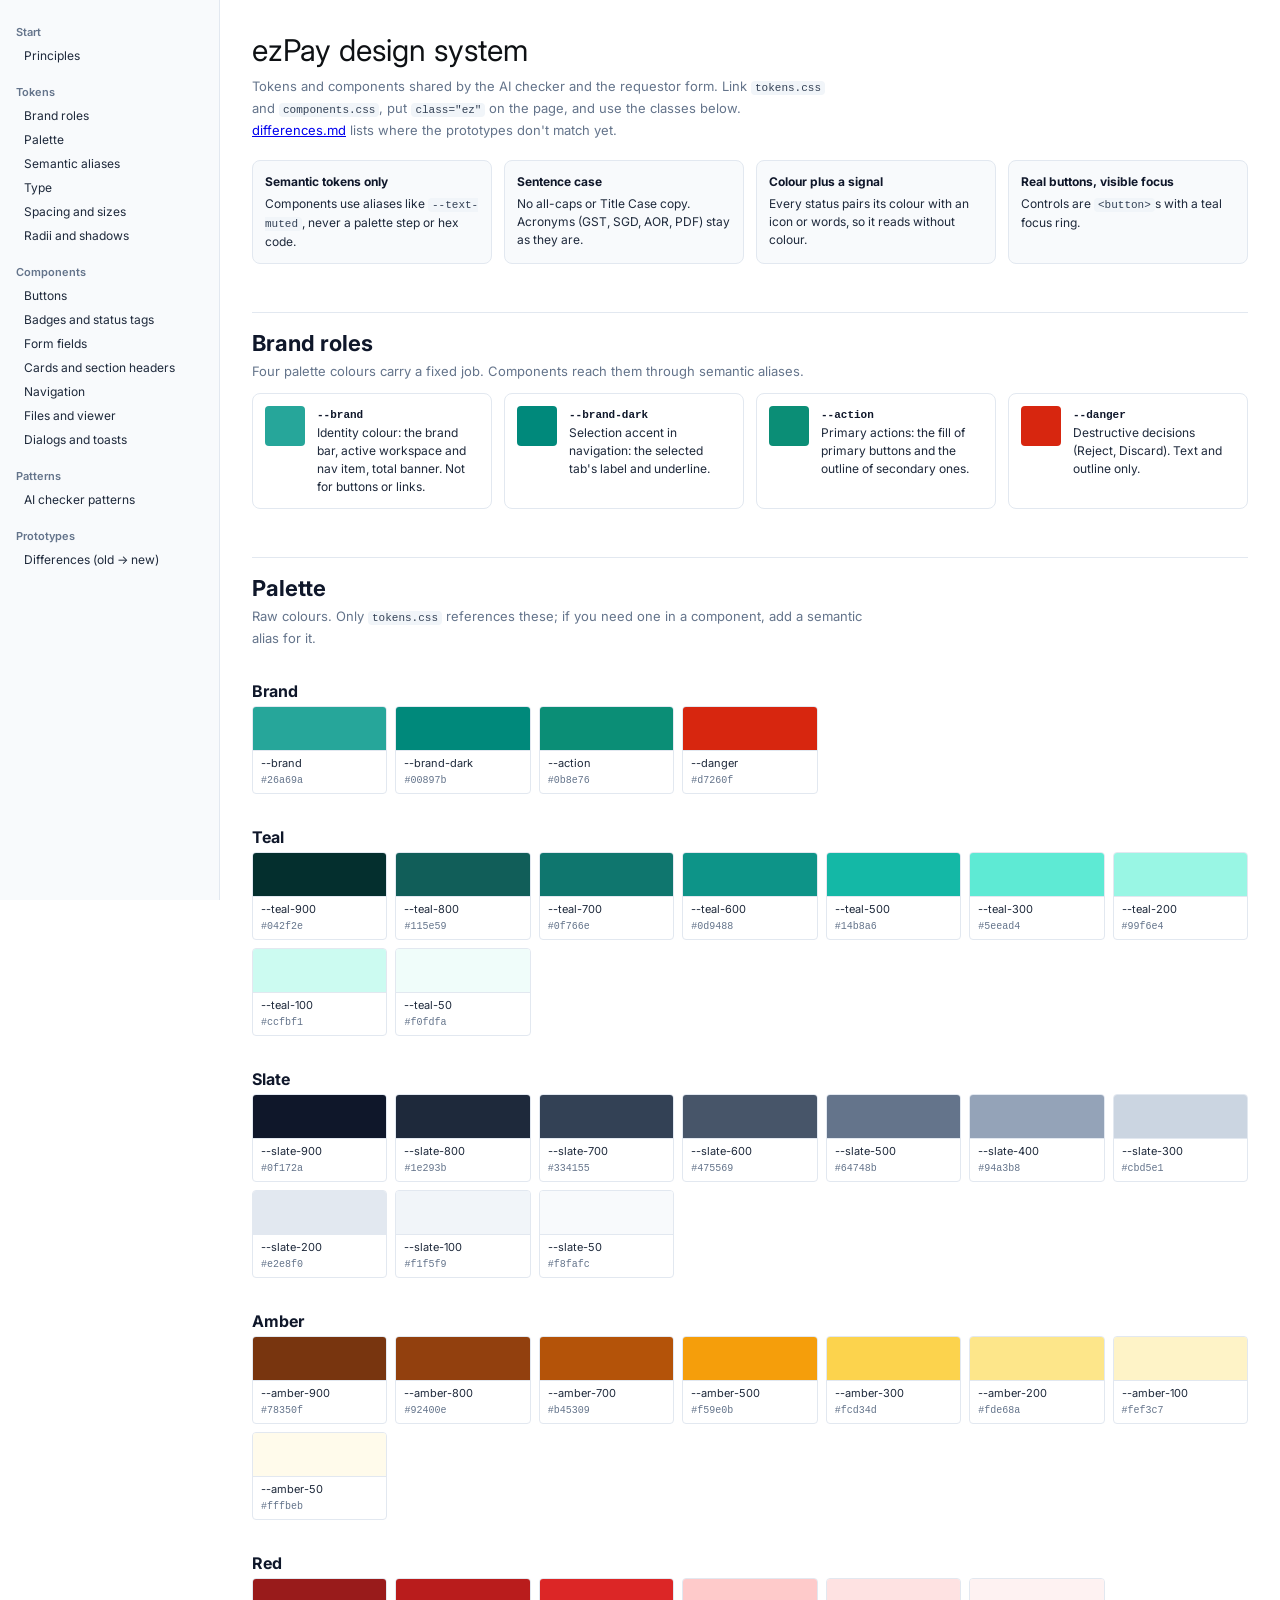
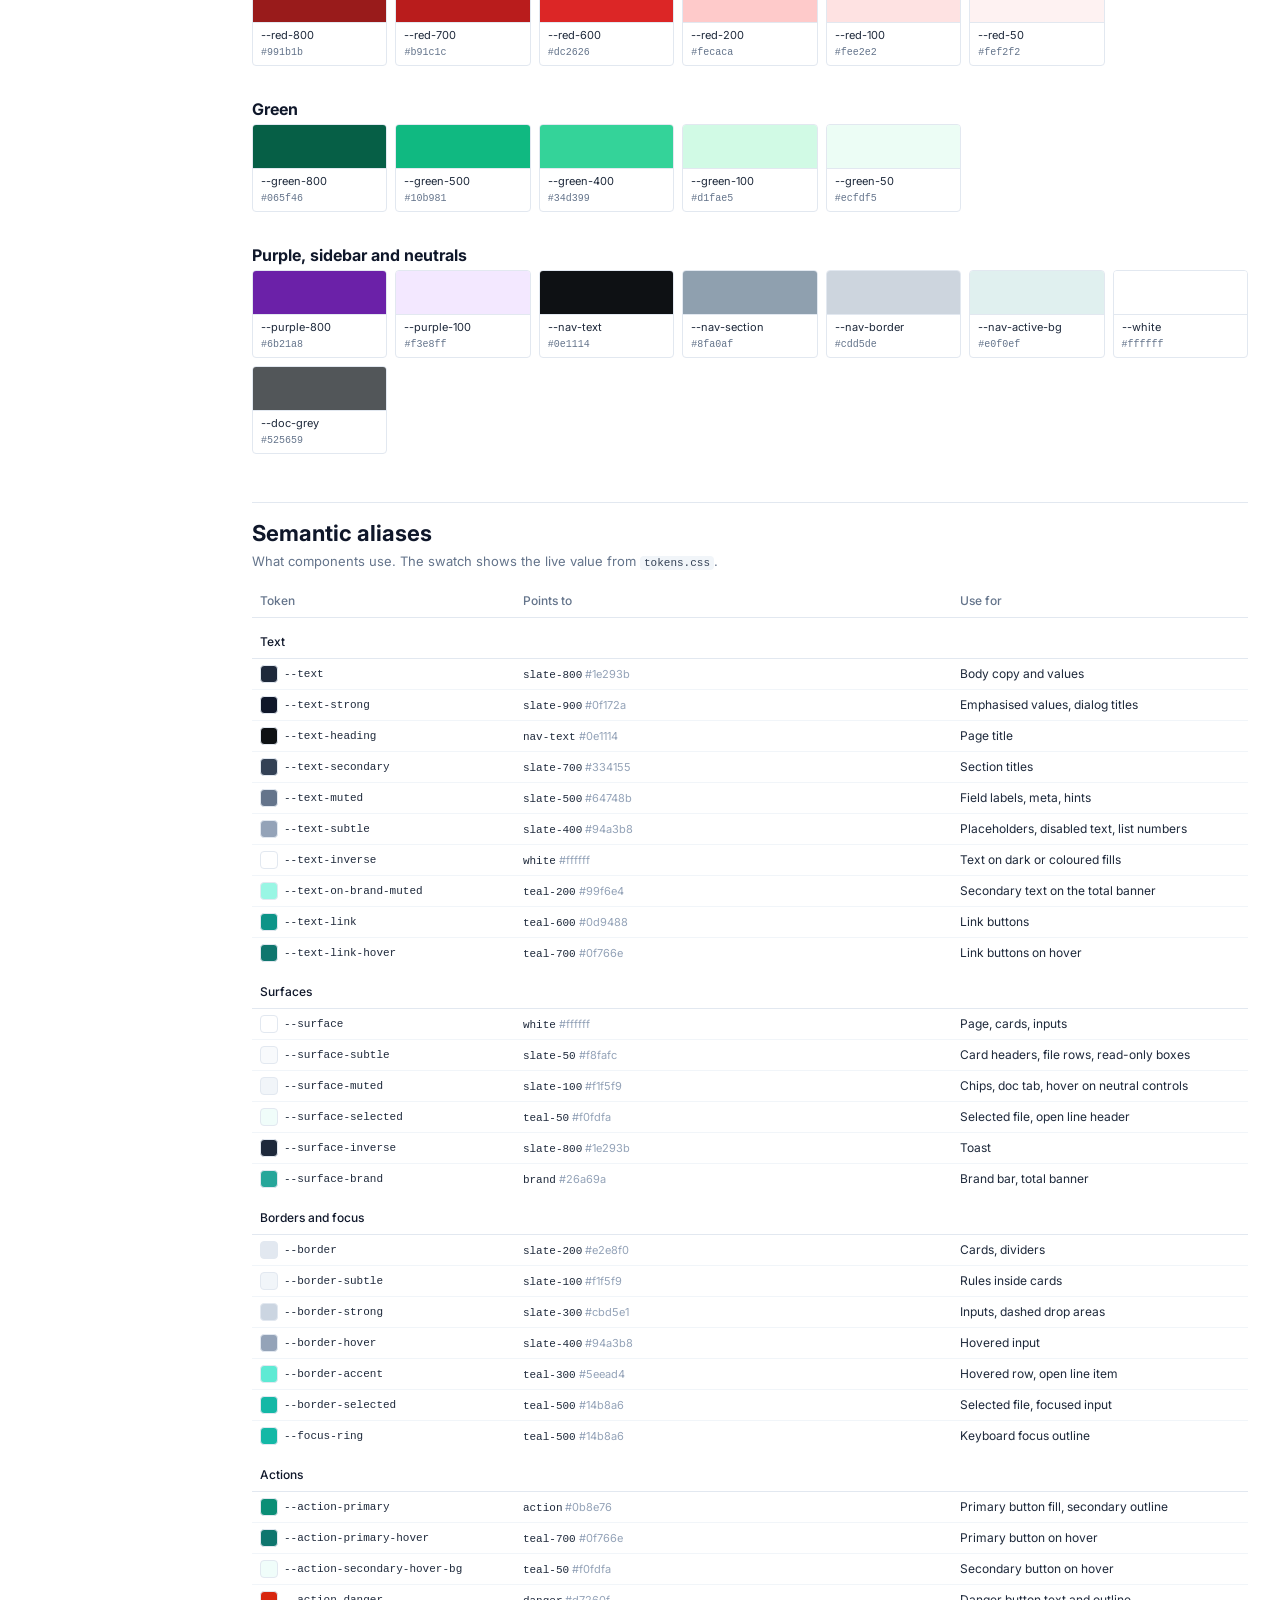
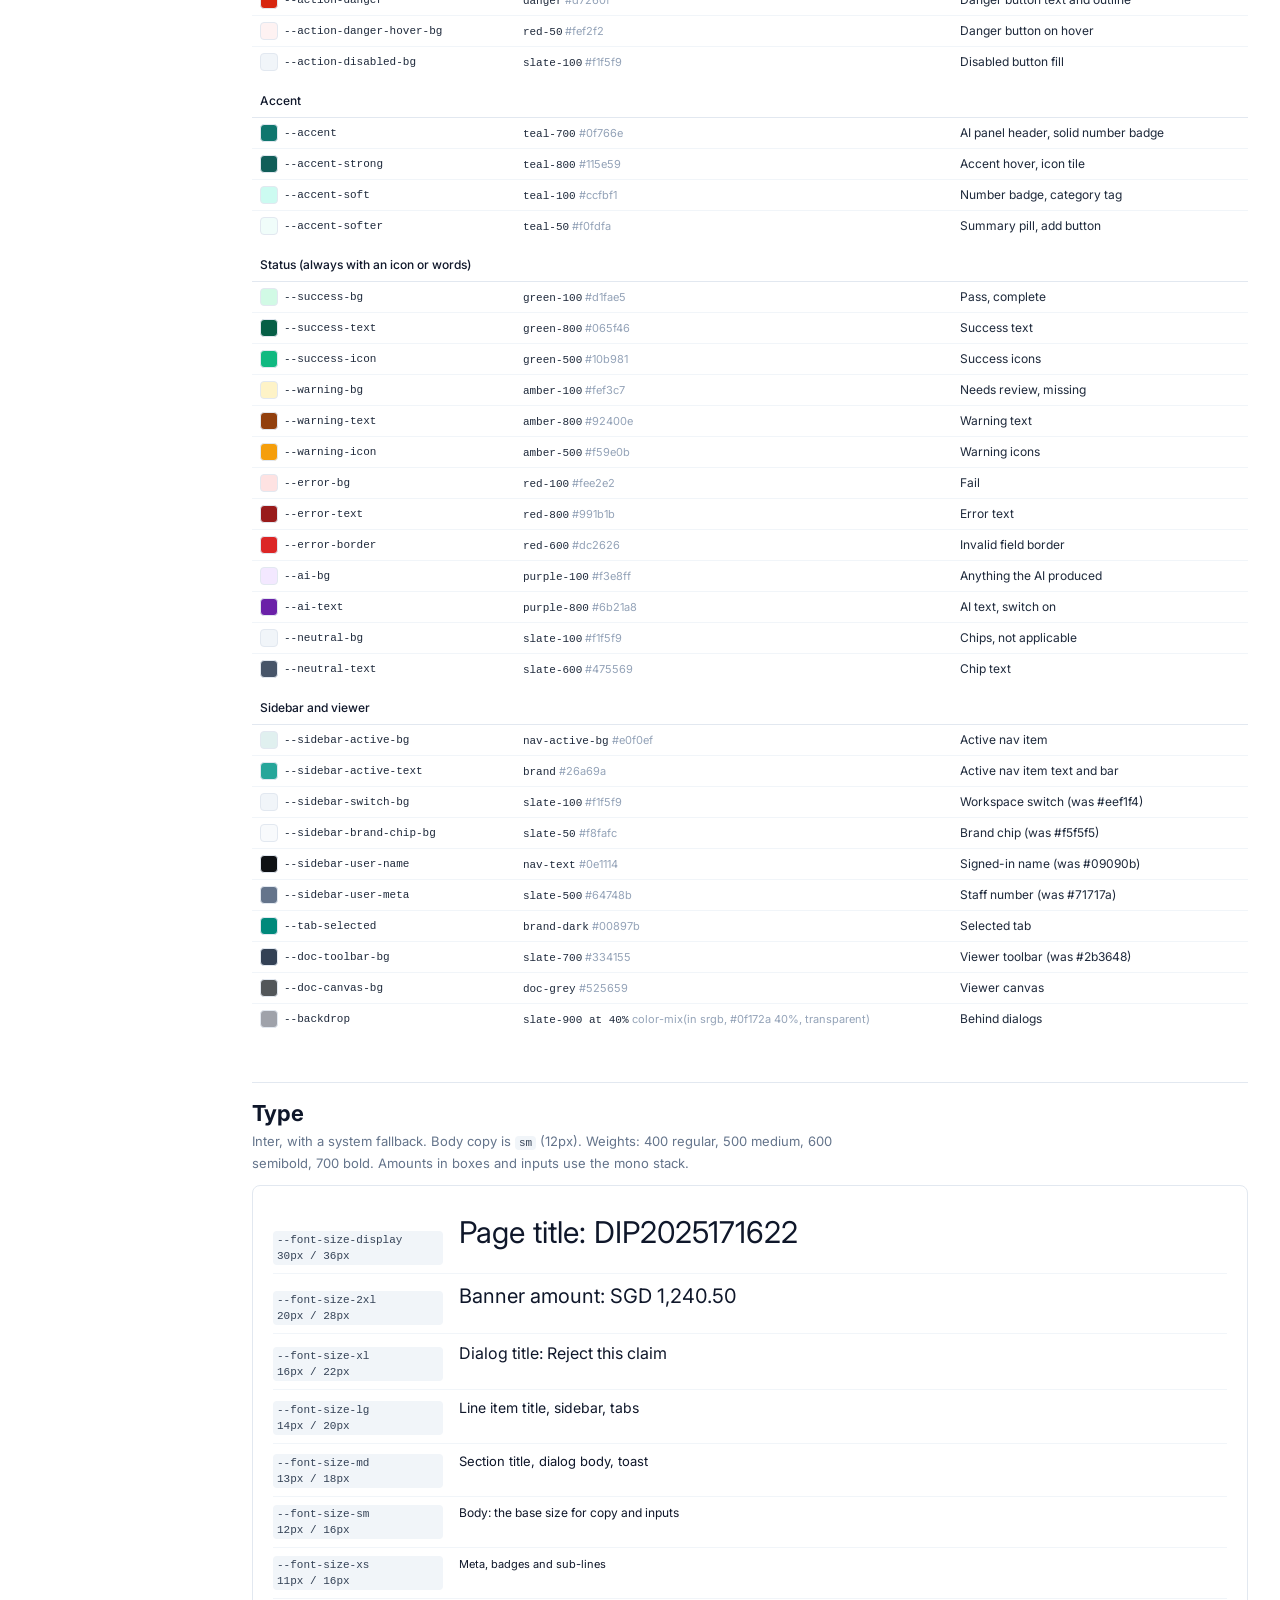
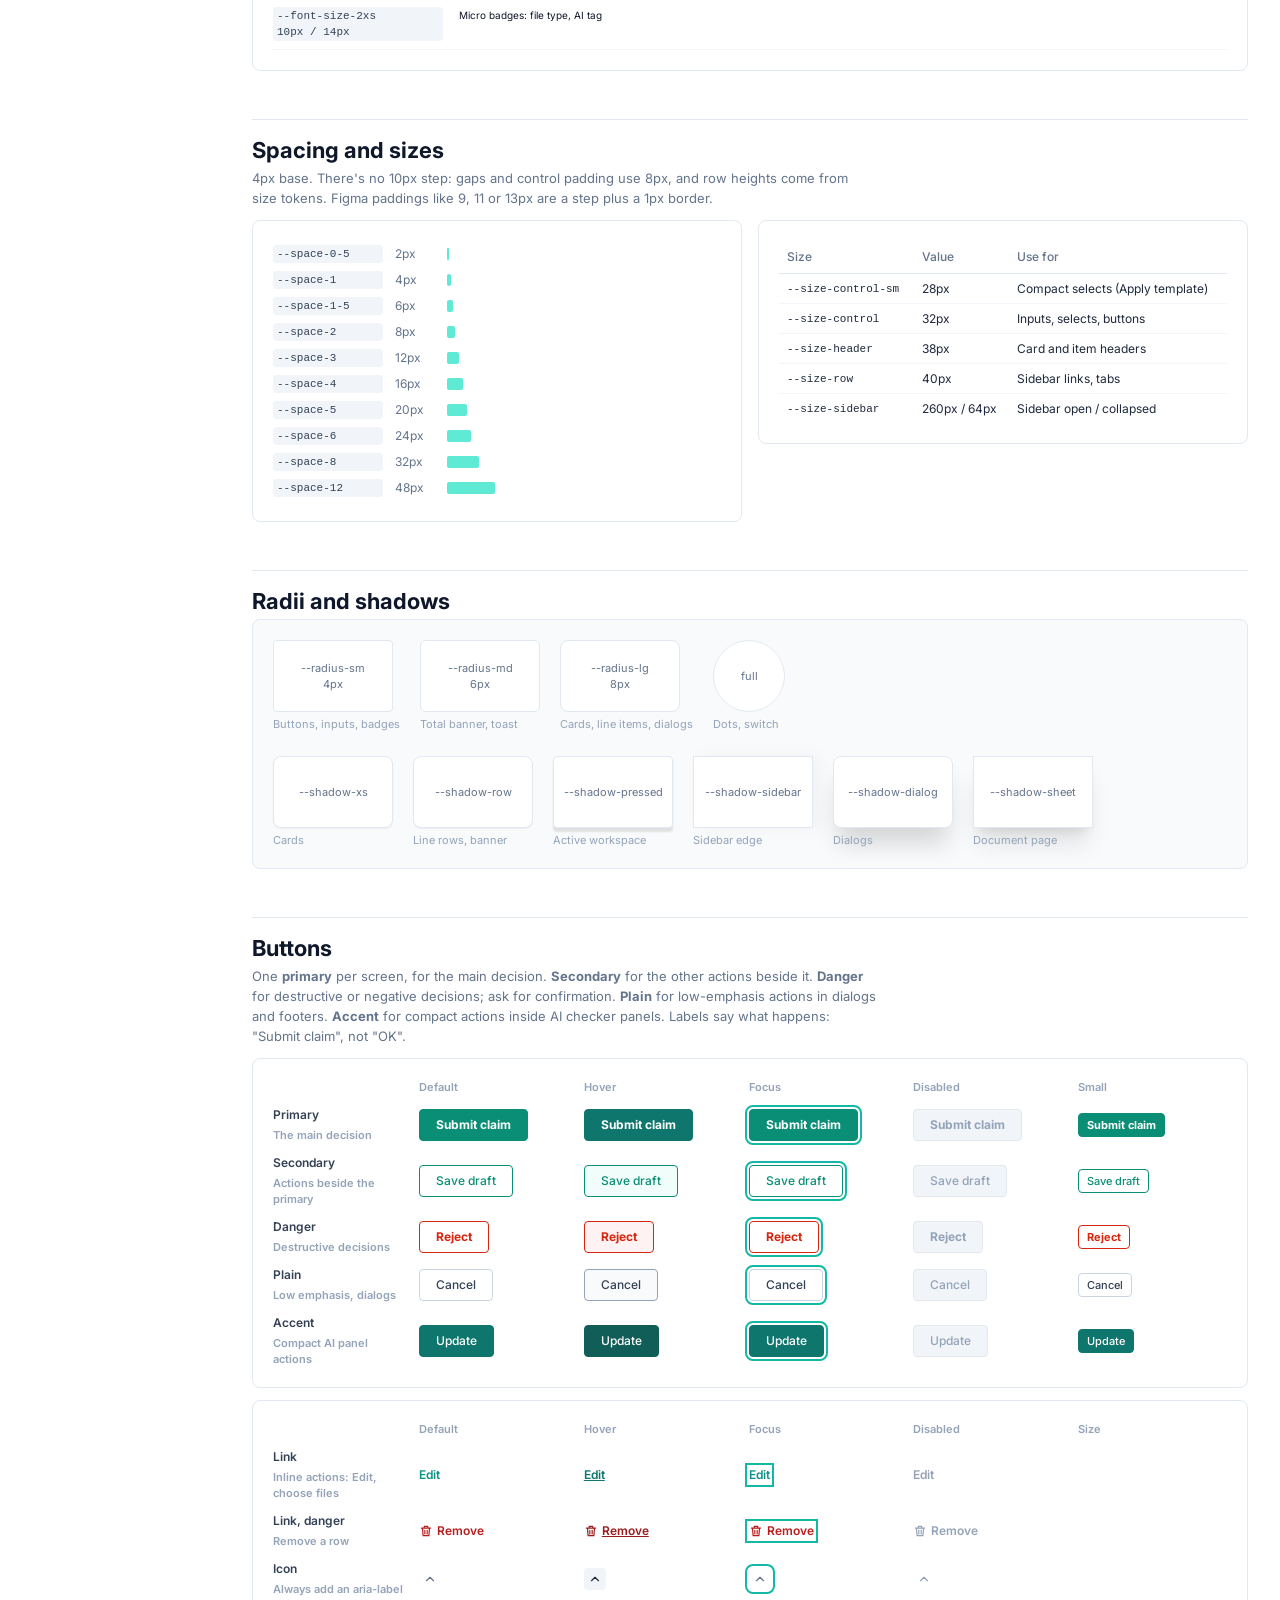
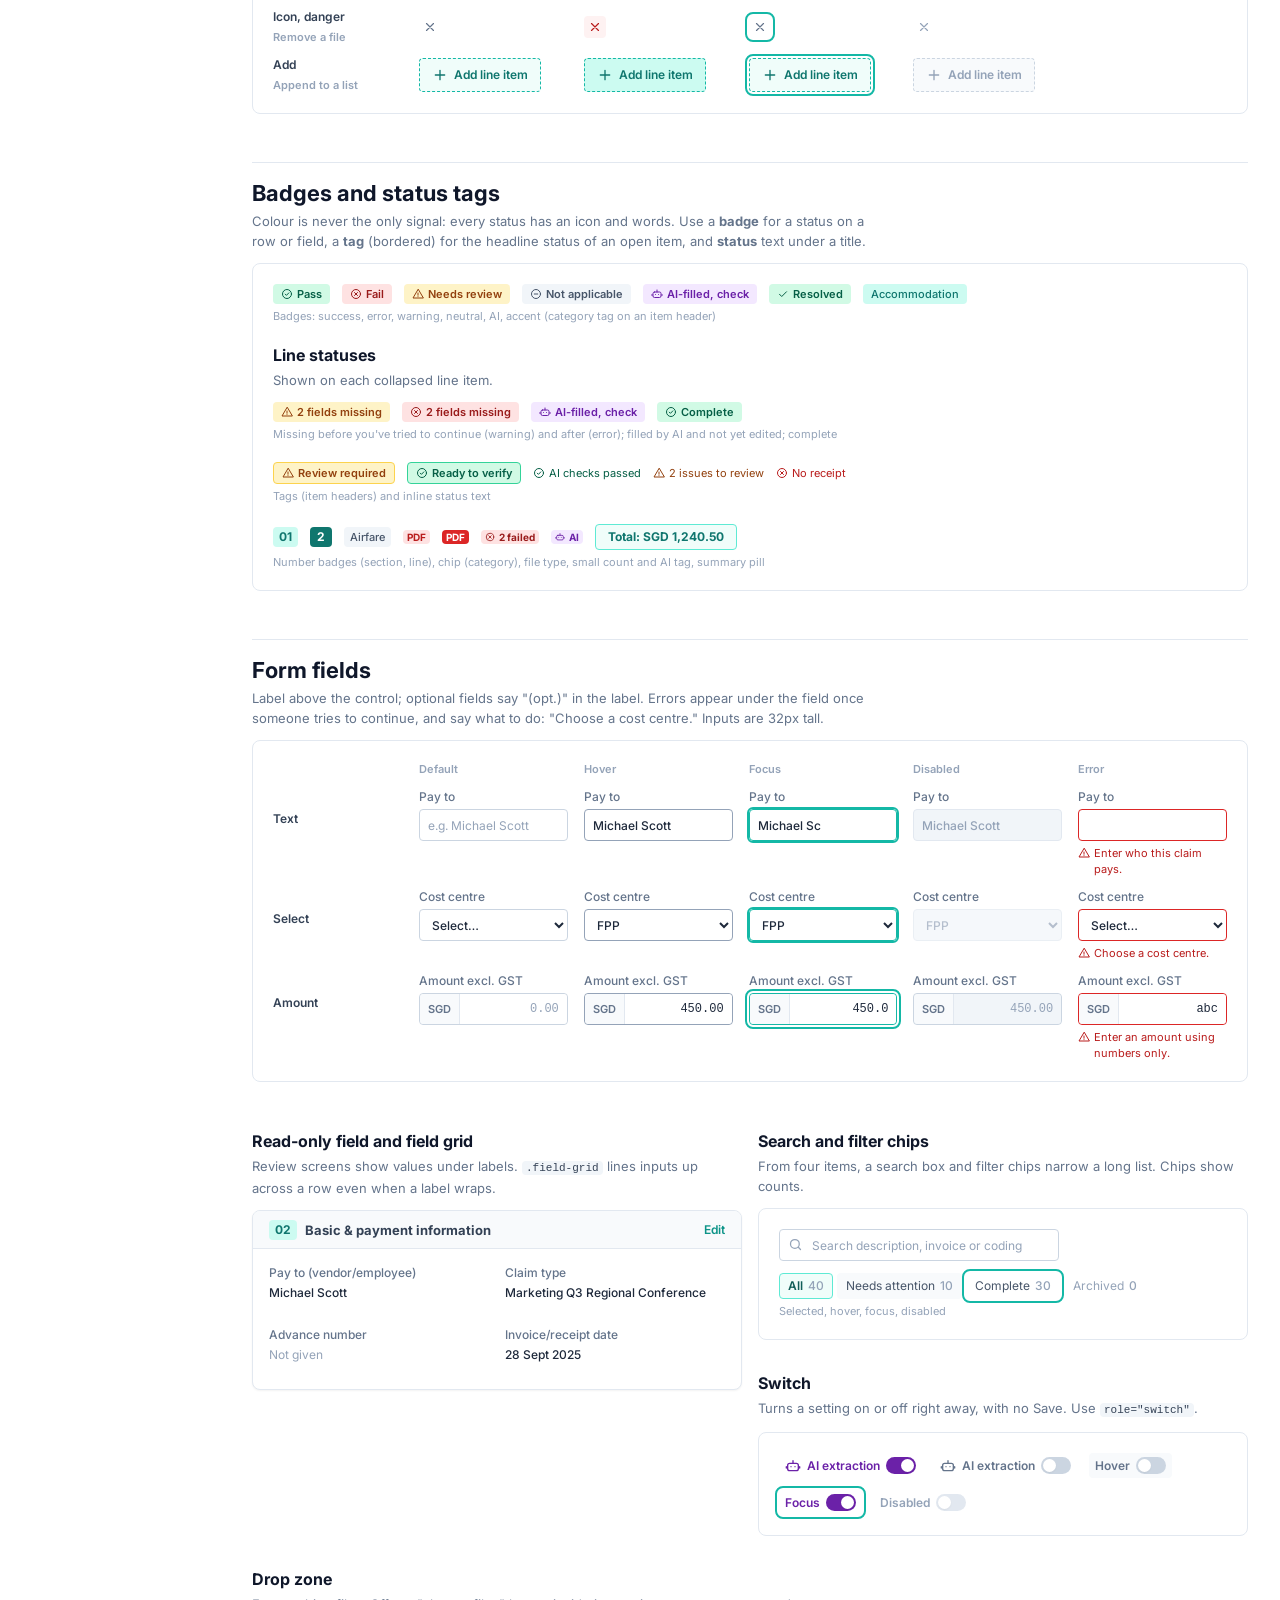
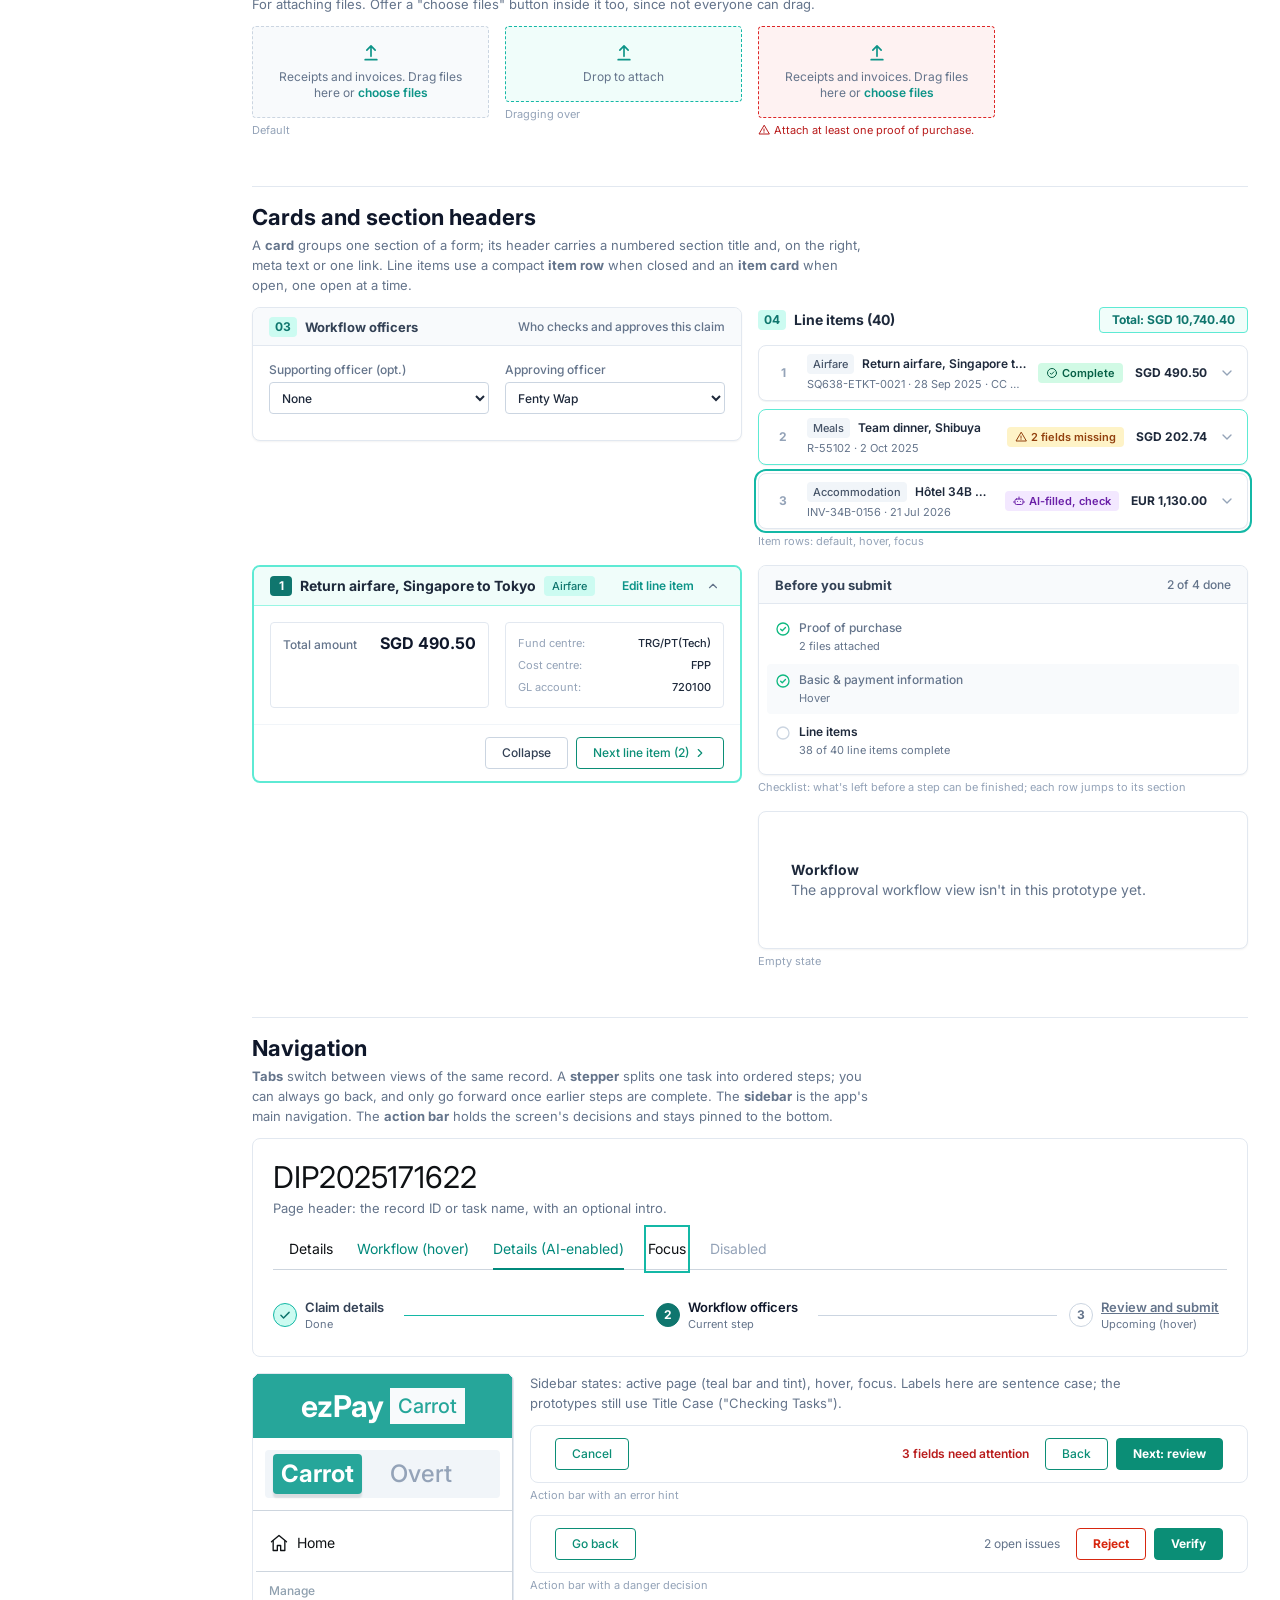
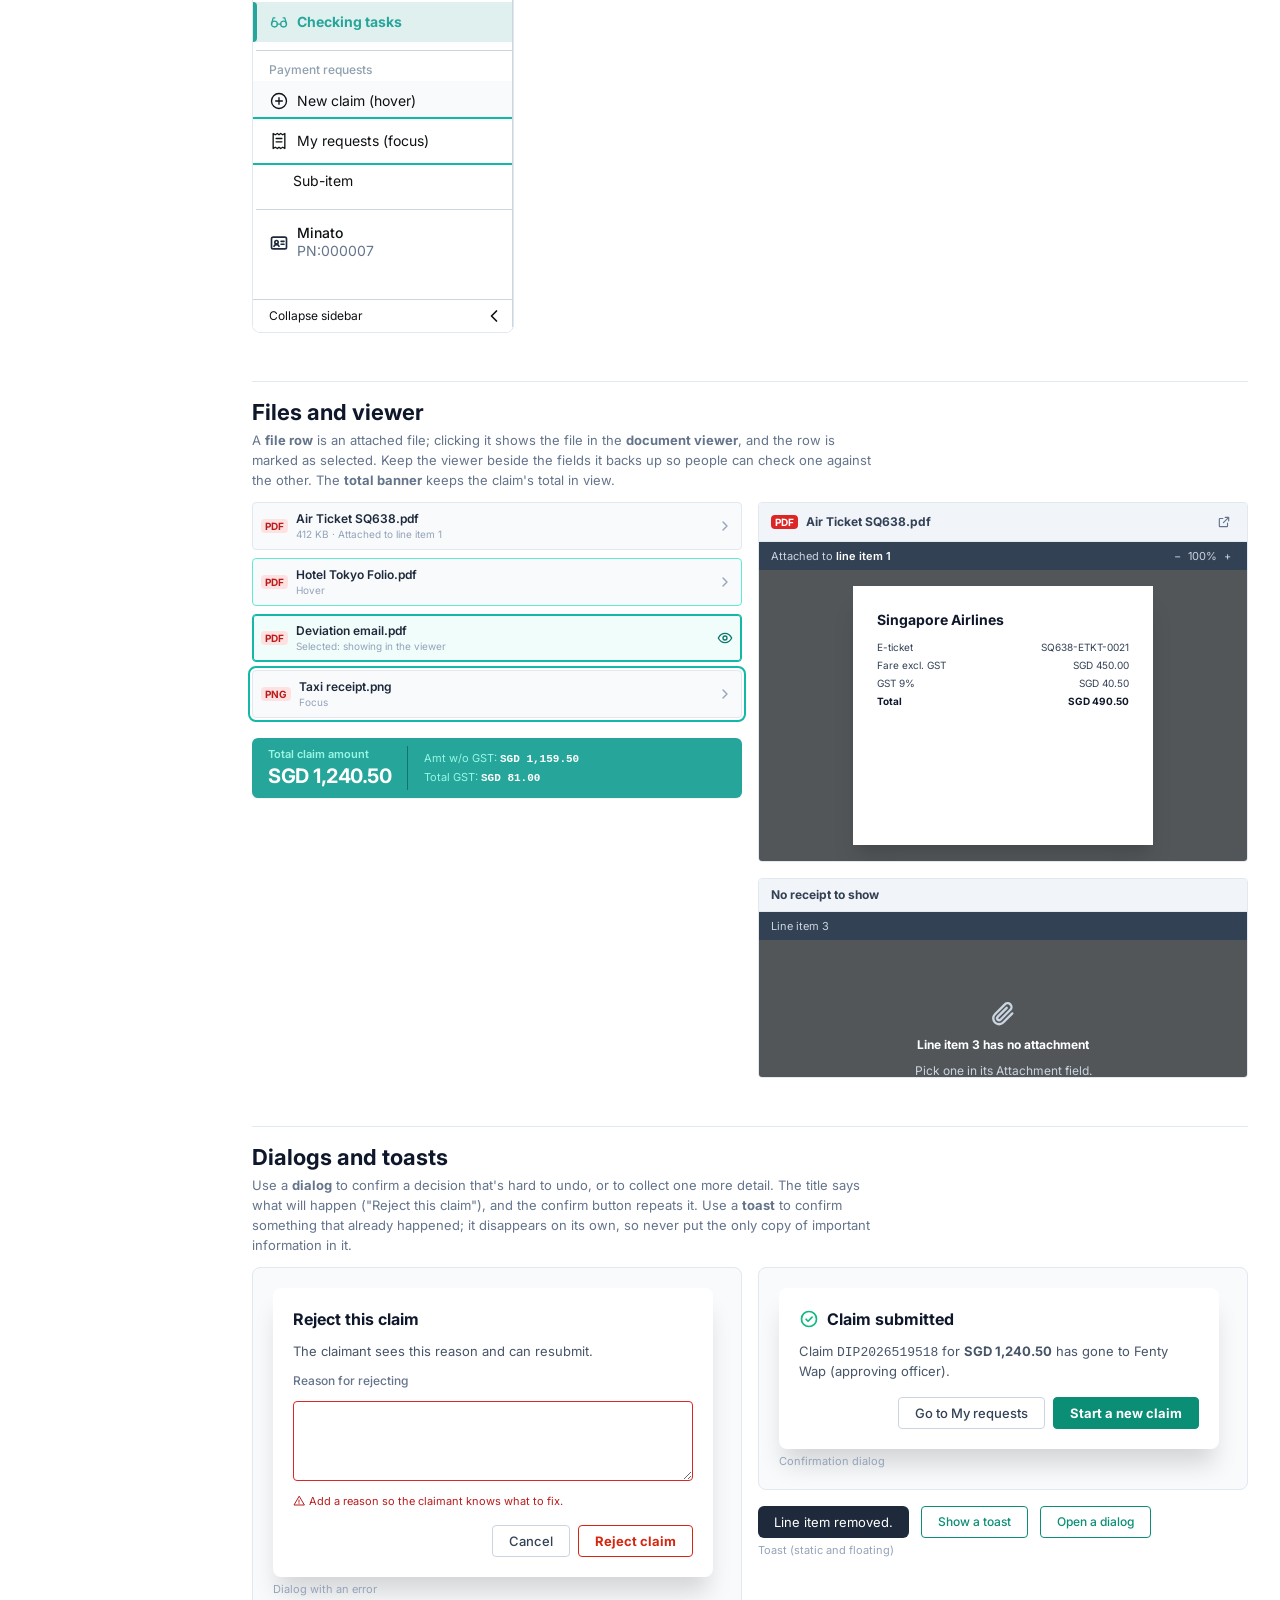
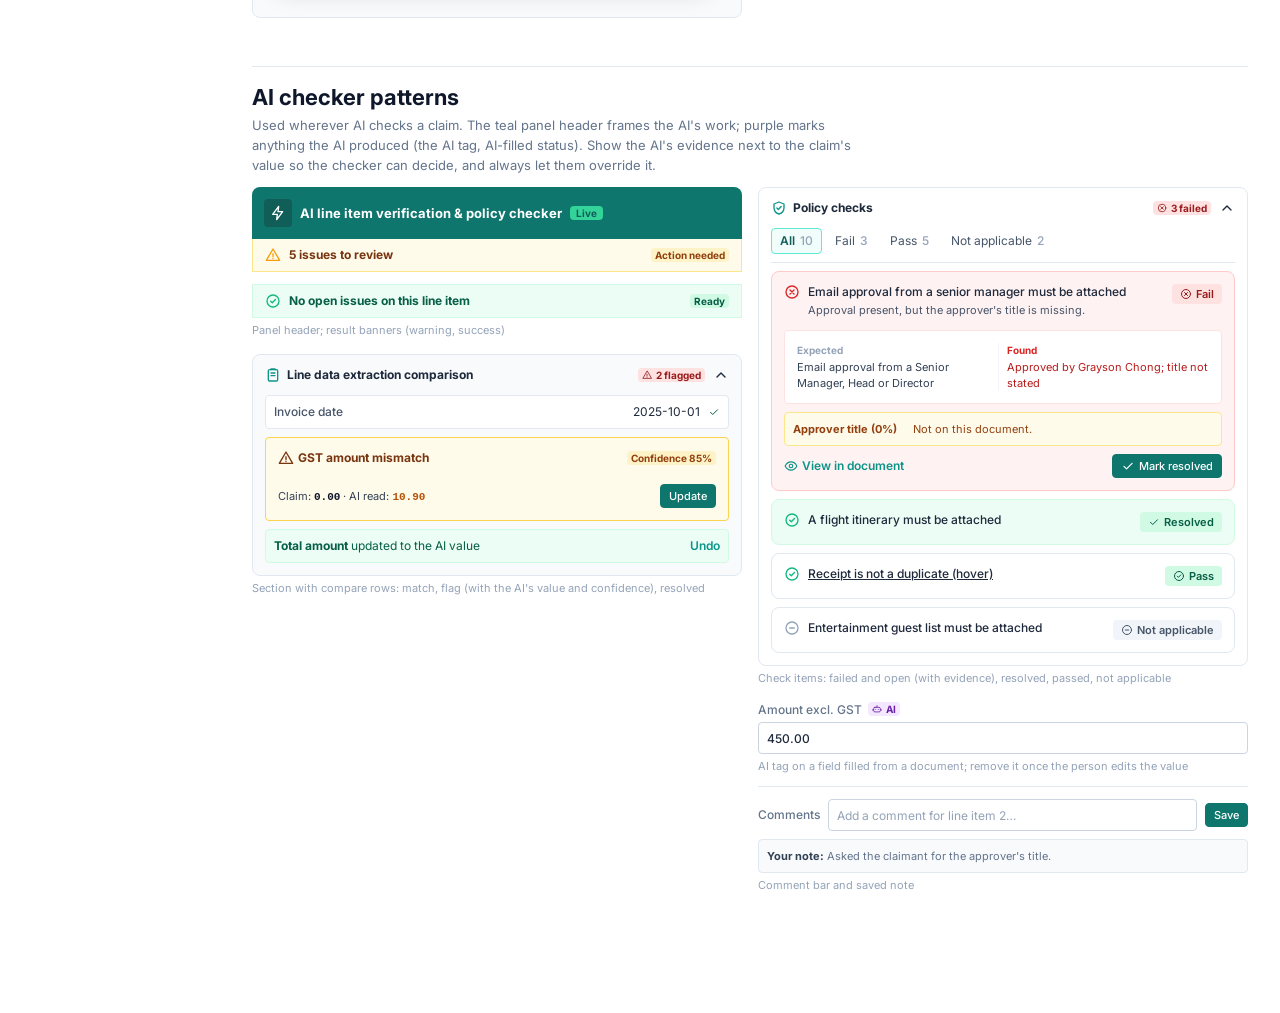
<file: design-system/index.html>
<!DOCTYPE html>
<html lang="en">
<head>
<meta charset="UTF-8">
<meta name="viewport" content="width=device-width, initial-scale=1">
<title>ezPay design system</title>
<!--
  Living style guide for tokens.css and components.css.
  Open this file in a browser; it has no build step.
  The page's own layout styles (prefixed .sg-) use semantic tokens too.
-->
<link rel="preconnect" href="https://fonts.googleapis.com">
<link rel="preconnect" href="https://fonts.gstatic.com" crossorigin>
<link href="https://fonts.googleapis.com/css2?family=Inter:wght@400;500;600;700&display=swap" rel="stylesheet">
<link rel="stylesheet" href="tokens.css">
<link rel="stylesheet" href="components.css">
<style>
  /* ---------- Style guide layout (not part of the design system) ---------- */
  html, body { margin: 0; background: var(--surface); }
  .sg { display: grid; grid-template-columns: 220px minmax(0, 1fr); min-height: 100vh; }
  .sg-toc { position: sticky; top: 0; height: 100vh; overflow-y: auto; padding: var(--space-6) var(--space-4); border-right: 1px solid var(--border); background: var(--surface-subtle); }
  .sg-toc b { display: block; margin: var(--space-4) 0 var(--space-1); color: var(--text-muted); font-size: var(--font-size-xs); font-weight: var(--weight-semibold); }
  .sg-toc b:first-of-type { margin-top: 0; }
  .sg-toc a { display: block; padding: var(--space-1) var(--space-2); border-radius: var(--radius-sm); color: var(--text); text-decoration: none; }
  .sg-toc a:hover { background: var(--surface-muted); }
  .sg-main { max-width: 1120px; padding: var(--space-8) var(--space-8) 120px; }
  .sg-main > header h1 { margin: 0; color: var(--text-heading); font-size: var(--font-size-display); line-height: var(--line-height-display); font-weight: var(--weight-regular); }
  .sg-lead { max-width: 72ch; margin: var(--space-2) 0 0; color: var(--text-muted); font-size: var(--font-size-md); line-height: 20px; }
  .sg-rules { display: grid; grid-template-columns: repeat(auto-fit, minmax(220px, 1fr)); gap: var(--space-3); margin: var(--space-5) 0 0; padding: 0; list-style: none; }
  .sg-rules li { padding: var(--space-3); border: 1px solid var(--border); border-radius: var(--radius-lg); background: var(--surface-subtle); line-height: 18px; }
  .sg-rules b { display: block; margin-bottom: var(--space-1); color: var(--text-strong); }
  h2.sg-h2 { margin: var(--space-12) 0 var(--space-1); padding-top: var(--space-4); border-top: 1px solid var(--border); color: var(--text-strong); font-size: 22px; line-height: 28px; font-weight: var(--weight-bold); scroll-margin-top: var(--space-4); }
  h3.sg-h3 { margin: var(--space-8) 0 var(--space-1); color: var(--text-strong); font-size: var(--font-size-xl); line-height: var(--line-height-xl); scroll-margin-top: var(--space-4); }
  .sg-note { max-width: 78ch; margin: 0 0 var(--space-3); color: var(--text-muted); font-size: var(--font-size-md); line-height: 20px; }
  .sg-note code, .sg-code { font-family: var(--font-mono); font-size: var(--font-size-xs); color: var(--text-secondary); background: var(--surface-muted); padding: 1px var(--space-1); border-radius: var(--radius-sm); }
  .sg-demo { padding: var(--space-5); border: 1px solid var(--border); border-radius: var(--radius-lg); background: var(--surface); overflow-x: auto; }
  .sg-demo.is-tinted { background: var(--surface-subtle); }
  /* States grid: one row per variant, one column per state */
  .sg-states { display: grid; grid-template-columns: 130px repeat(5, minmax(110px, 1fr)); gap: var(--space-3) var(--space-4); align-items: center; min-width: 760px; }
  .sg-states > button, .sg-states > span > button { justify-self: start; }
  .sg-states.is-top { align-items: start; }
  .sg-states.is-top .v { padding-top: 22px; }
  .sg-states .h { color: var(--text-subtle); font-size: var(--font-size-xs); font-weight: var(--weight-semibold); }
  .sg-states .v { color: var(--text-secondary); font-weight: var(--weight-semibold); }
  .sg-row { display: flex; flex-wrap: wrap; align-items: center; gap: var(--space-3); }
  .sg-row + .sg-row { margin-top: var(--space-3); }
  .sg-cap { display: block; margin-top: var(--space-1); color: var(--text-subtle); font-size: var(--font-size-xs); }
  .sg-grid { display: grid; grid-template-columns: repeat(auto-fill, minmax(220px, 1fr)); gap: var(--space-4); }
  .sg-two { display: grid; grid-template-columns: repeat(auto-fit, minmax(320px, 1fr)); gap: var(--space-4); align-items: start; }
  /* Tokens */
  .sg-swatches { display: grid; grid-template-columns: repeat(auto-fill, minmax(120px, 1fr)); gap: var(--space-2); }
  .sg-swatch { border: 1px solid var(--border); border-radius: var(--radius-sm); overflow: hidden; font-size: var(--font-size-xs); }
  .sg-swatch i { display: block; height: 44px; border-bottom: 1px solid var(--border); }
  .sg-swatch span { display: block; padding: var(--space-1) var(--space-2); }
  .sg-swatch code { color: var(--text-muted); font-family: var(--font-mono); font-size: var(--font-size-2xs); }
  .sg-roles { display: grid; grid-template-columns: repeat(auto-fit, minmax(230px, 1fr)); gap: var(--space-3); }
  .sg-role { display: flex; gap: var(--space-3); padding: var(--space-3); border: 1px solid var(--border); border-radius: var(--radius-lg); line-height: 18px; }
  .sg-role i { flex: none; width: 40px; height: 40px; border-radius: var(--radius-sm); }
  .sg-role b { display: block; color: var(--text-strong); font-family: var(--font-mono); font-size: var(--font-size-xs); }
  .sg-table { width: 100%; border-collapse: collapse; font-size: var(--font-size-sm); }
  .sg-table th { padding: var(--space-2); border-bottom: 1px solid var(--border); color: var(--text-muted); font-weight: var(--weight-medium); text-align: left; white-space: nowrap; }
  .sg-table td { padding: var(--space-1-5) var(--space-2); border-top: 1px solid var(--border-subtle); vertical-align: middle; }
  .sg-table code { font-family: var(--font-mono); font-size: var(--font-size-xs); }
  .sg-dot { display: inline-block; width: 18px; height: 18px; margin-right: var(--space-1-5); border: 1px solid var(--border); border-radius: var(--radius-sm); vertical-align: middle; }
  .sg-table-wrap { overflow-x: auto; }
  .sg-space { display: flex; align-items: center; gap: var(--space-3); }
  .sg-space i { display: block; height: 12px; background: var(--border-accent); border-radius: 2px; }
  .sg-boxes { display: flex; flex-wrap: wrap; gap: var(--space-5); }
  .sg-box { display: flex; align-items: center; justify-content: center; width: 120px; height: 72px; border: 1px solid var(--border); background: var(--surface); color: var(--text-muted); font-size: var(--font-size-xs); text-align: center; }
  /* Containers for the shell components */
  .sg-sidebar { height: 560px; border: 1px solid var(--border); border-radius: var(--radius-lg); overflow: hidden; display: inline-flex; }
  .sg-doc { height: 360px; }
  .sg-doc .doc-viewer { height: 100%; }
  .sg-doc .doc-viewer-canvas { flex: 1; }
  .sg-demo dialog.dialog { position: static; margin: 0; }
  .sg-receipt { width: 300px; font-size: 10px; line-height: 14px; color: var(--text-secondary); }
  .sg-receipt b { display: block; color: var(--text-strong); font-size: 14px; line-height: 20px; margin-bottom: var(--space-2); }
  .sg-receipt div { display: flex; justify-content: space-between; padding: 2px 0; }
  @media (max-width: 900px) {
    .sg { grid-template-columns: 1fr; }
    .sg-toc { position: static; height: auto; border-right: 0; border-bottom: 1px solid var(--border); }
    .sg-main { padding: var(--space-5) var(--space-4) 80px; }
  }
</style>
</head>
<body class="ez">

<svg width="0" height="0" style="position:absolute" aria-hidden="true">
  <defs>
    <symbol id="i-home" viewBox="0 0 24 24"><path d="M3 10.5 12 3l9 7.5"/><path d="M5 9.5V21h5v-6h4v6h5V9.5"/></symbol>
    <symbol id="i-glasses" viewBox="0 0 24 24"><circle cx="6.5" cy="14.5" r="3.5"/><circle cx="17.5" cy="14.5" r="3.5"/><path d="M10 14.5h4M3 14.5 5 7h2M21 14.5 19 7h-2"/></symbol>
    <symbol id="i-plus-circle" viewBox="0 0 24 24"><circle cx="12" cy="12" r="9"/><path d="M12 8v8M8 12h8"/></symbol>
    <symbol id="i-receipt" viewBox="0 0 24 24"><path d="M5 3v18l2.5-1.5L10 21l2-1.5 2 1.5 2.5-1.5L19 21V3l-2.5 1.5L14 3l-2 1.5L10 3 7.5 4.5z"/><path d="M8.5 9h7M8.5 13h7"/></symbol>
    <symbol id="i-stamp" viewBox="0 0 24 24"><path d="M5 21h14M6 17h12v-3a2 2 0 0 0-2-2h-2l-.5-3.5a3 3 0 1 0-3 0L10 12H8a2 2 0 0 0-2 2z"/></symbol>
    <symbol id="i-help" viewBox="0 0 24 24"><circle cx="12" cy="12" r="9"/><path d="M9.5 9.5a2.5 2.5 0 1 1 3.5 2.3c-.6.3-1 .9-1 1.6V14"/><path d="M12 17.5h.01"/></symbol>
    <symbol id="i-id" viewBox="0 0 24 24"><rect x="3" y="5" width="18" height="14" rx="2"/><circle cx="9" cy="11" r="2"/><path d="M6 16c.5-1.5 1.7-2 3-2s2.5.5 3 2M14.5 10H18M14.5 13.5H18"/></symbol>
    <symbol id="i-chev-up" viewBox="0 0 24 24"><path d="m6 15 6-6 6 6"/></symbol>
    <symbol id="i-chev-down" viewBox="0 0 24 24"><path d="m6 9 6 6 6-6"/></symbol>
    <symbol id="i-chev-left" viewBox="0 0 24 24"><path d="m15 6-6 6 6 6"/></symbol>
    <symbol id="i-chev-right" viewBox="0 0 24 24"><path d="m9 6 6 6-6 6"/></symbol>
    <symbol id="i-check" viewBox="0 0 24 24"><path d="m5 12.5 4.5 4.5L19 7.5"/></symbol>
    <symbol id="i-check-circle" viewBox="0 0 24 24"><circle cx="12" cy="12" r="9"/><path d="m8.5 12.3 2.4 2.4 4.8-5"/></symbol>
    <symbol id="i-circle" viewBox="0 0 24 24"><circle cx="12" cy="12" r="9"/></symbol>
    <symbol id="i-x-circle" viewBox="0 0 24 24"><circle cx="12" cy="12" r="9"/><path d="m9 9 6 6M15 9l-6 6"/></symbol>
    <symbol id="i-minus-circle" viewBox="0 0 24 24"><circle cx="12" cy="12" r="9"/><path d="M8.5 12h7"/></symbol>
    <symbol id="i-alert" viewBox="0 0 24 24"><path d="M12 3 2 20h20z"/><path d="M12 10v4.5M12 17.2h.01"/></symbol>
    <symbol id="i-bot" viewBox="0 0 24 24"><rect x="4" y="8" width="16" height="11" rx="3"/><path d="M12 4v4M9 13h.01M15 13h.01M2 13v2M22 13v2"/></symbol>
    <symbol id="i-bolt" viewBox="0 0 24 24"><path d="M13 2 4 14h7l-1 8 9-12h-7z"/></symbol>
    <symbol id="i-shield" viewBox="0 0 24 24"><path d="M12 3 4.5 6v5.5c0 4.5 3.2 8.2 7.5 9.5 4.3-1.3 7.5-5 7.5-9.5V6z"/><path d="m8.8 12 2.2 2.2 4.2-4.4"/></symbol>
    <symbol id="i-clipboard" viewBox="0 0 24 24"><rect x="5" y="4" width="14" height="17" rx="2"/><path d="M9 4V3h6v1M9 9h6M9 13h6"/></symbol>
    <symbol id="i-file" viewBox="0 0 24 24"><path d="M14 3H6v18h12V7z"/><path d="M14 3v4h4M9 12h6M9 16h4"/></symbol>
    <symbol id="i-upload" viewBox="0 0 24 24"><path d="M12 16V4M7 8.5l5-5 5 5M5 20h14"/></symbol>
    <symbol id="i-search" viewBox="0 0 24 24"><circle cx="11" cy="11" r="7"/><path d="m20 20-3.5-3.5"/></symbol>
    <symbol id="i-x" viewBox="0 0 24 24"><path d="M6 6l12 12M18 6 6 18"/></symbol>
    <symbol id="i-trash" viewBox="0 0 24 24"><path d="M4 7h16M10 11v6M14 11v6M6 7l1 13h10l1-13M9 7V4h6v3"/></symbol>
    <symbol id="i-plus" viewBox="0 0 24 24"><path d="M12 5v14M5 12h14"/></symbol>
    <symbol id="i-clip" viewBox="0 0 24 24"><path d="m20 11.5-7.8 7.8a5 5 0 0 1-7.1-7.1l8.5-8.5a3.3 3.3 0 0 1 4.7 4.7l-8.5 8.5a1.7 1.7 0 0 1-2.4-2.4l7.8-7.8"/></symbol>
    <symbol id="i-eye" viewBox="0 0 24 24"><path d="M2 12s3.5-7 10-7 10 7 10 7-3.5 7-10 7S2 12 2 12z"/><circle cx="12" cy="12" r="3"/></symbol>
    <symbol id="i-external" viewBox="0 0 24 24"><path d="M14 4h6v6M20 4l-9 9"/><path d="M18 14v5a1 1 0 0 1-1 1H5a1 1 0 0 1-1-1V7a1 1 0 0 1 1-1h5"/></symbol>
    <symbol id="i-expand" viewBox="0 0 24 24"><path d="M4 9V4h5M20 9V4h-5M4 15v5h5M20 15v5h-5"/></symbol>
    <symbol id="i-rotate" viewBox="0 0 24 24"><path d="M20 12a8 8 0 1 1-2.3-5.7L20 8.5"/><path d="M20 4v4.5h-4.5"/></symbol>
  </defs>
</svg>

<div class="sg">
  <nav class="sg-toc" aria-label="Style guide contents">
    <b>Start</b>
    <a href="#principles">Principles</a>
    <b>Tokens</b>
    <a href="#brand">Brand roles</a>
    <a href="#palette">Palette</a>
    <a href="#semantic">Semantic aliases</a>
    <a href="#type">Type</a>
    <a href="#spacing">Spacing and sizes</a>
    <a href="#radii">Radii and shadows</a>
    <b>Components</b>
    <a href="#buttons">Buttons</a>
    <a href="#badges">Badges and status tags</a>
    <a href="#forms">Form fields</a>
    <a href="#cards">Cards and section headers</a>
    <a href="#nav">Navigation</a>
    <a href="#files">Files and viewer</a>
    <a href="#dialogs">Dialogs and toasts</a>
    <b>Patterns</b>
    <a href="#ai">AI checker patterns</a>
    <b>Prototypes</b>
    <a href="differences.md">Differences (old → new)</a>
  </nav>

  <main class="sg-main">
    <header id="principles">
      <h1>ezPay design system</h1>
      <p class="sg-lead">Tokens and components shared by the AI checker and the requestor form. Link <span class="sg-code">tokens.css</span> and <span class="sg-code">components.css</span>, put <span class="sg-code">class="ez"</span> on the page, and use the classes below. <a href="differences.md">differences.md</a> lists where the prototypes don't match yet.</p>
      <ul class="sg-rules">
        <li><b>Semantic tokens only</b>Components use aliases like <span class="sg-code">--text-muted</span>, never a palette step or hex code.</li>
        <li><b>Sentence case</b>No all-caps or Title Case copy. Acronyms (GST, SGD, AOR, PDF) stay as they are.</li>
        <li><b>Colour plus a signal</b>Every status pairs its colour with an icon or words, so it reads without colour.</li>
        <li><b>Real buttons, visible focus</b>Controls are <span class="sg-code">&lt;button&gt;</span>s with a teal focus ring.</li>
      </ul>
    </header>

    <!-- =============================== TOKENS =============================== -->
    <h2 class="sg-h2" id="brand">Brand roles</h2>
    <p class="sg-note">Four palette colours carry a fixed job. Components reach them through semantic aliases.</p>
    <div class="sg-roles">
      <div class="sg-role"><i style="background:var(--brand)"></i><span><b>--brand</b>Identity colour: the brand bar, active workspace and nav item, total banner. Not for buttons or links.</span></div>
      <div class="sg-role"><i style="background:var(--brand-dark)"></i><span><b>--brand-dark</b>Selection accent in navigation: the selected tab's label and underline.</span></div>
      <div class="sg-role"><i style="background:var(--action)"></i><span><b>--action</b>Primary actions: the fill of primary buttons and the outline of secondary ones.</span></div>
      <div class="sg-role"><i style="background:var(--danger)"></i><span><b>--danger</b>Destructive decisions (Reject, Discard). Text and outline only.</span></div>
    </div>

    <h2 class="sg-h2" id="palette">Palette</h2>
    <p class="sg-note">Raw colours. Only <span class="sg-code">tokens.css</span> references these; if you need one in a component, add a semantic alias for it.</p>
    <div id="palette-groups"></div>

    <h2 class="sg-h2" id="semantic">Semantic aliases</h2>
    <p class="sg-note">What components use. The swatch shows the live value from <span class="sg-code">tokens.css</span>.</p>
    <div class="sg-table-wrap"><table class="sg-table" id="semantic-table">
      <thead><tr><th>Token</th><th>Points to</th><th>Use for</th></tr></thead><tbody></tbody>
    </table></div>

    <h2 class="sg-h2" id="type">Type</h2>
    <p class="sg-note">Inter, with a system fallback. Body copy is <span class="sg-code">sm</span> (12px). Weights: 400 regular, 500 medium, 600 semibold, 700 bold. Amounts in boxes and inputs use the mono stack.</p>
    <div class="sg-demo" id="type-scale"></div>

    <h2 class="sg-h2" id="spacing">Spacing and sizes</h2>
    <p class="sg-note">4px base. There's no 10px step: gaps and control padding use 8px, and row heights come from size tokens. Figma paddings like 9, 11 or 13px are a step plus a 1px border.</p>
    <div class="sg-two">
      <div class="sg-demo" id="space-scale"></div>
      <div class="sg-demo">
        <table class="sg-table"><thead><tr><th>Size</th><th>Value</th><th>Use for</th></tr></thead><tbody>
          <tr><td><code>--size-control-sm</code></td><td>28px</td><td>Compact selects (Apply template)</td></tr>
          <tr><td><code>--size-control</code></td><td>32px</td><td>Inputs, selects, buttons</td></tr>
          <tr><td><code>--size-header</code></td><td>38px</td><td>Card and item headers</td></tr>
          <tr><td><code>--size-row</code></td><td>40px</td><td>Sidebar links, tabs</td></tr>
          <tr><td><code>--size-sidebar</code></td><td>260px / 64px</td><td>Sidebar open / collapsed</td></tr>
        </tbody></table>
      </div>
    </div>

    <h2 class="sg-h2" id="radii">Radii and shadows</h2>
    <div class="sg-demo is-tinted">
      <div class="sg-boxes">
        <div><div class="sg-box" style="border-radius:var(--radius-sm)">--radius-sm<br>4px</div><span class="sg-cap">Buttons, inputs, badges</span></div>
        <div><div class="sg-box" style="border-radius:var(--radius-md)">--radius-md<br>6px</div><span class="sg-cap">Total banner, toast</span></div>
        <div><div class="sg-box" style="border-radius:var(--radius-lg)">--radius-lg<br>8px</div><span class="sg-cap">Cards, line items, dialogs</span></div>
        <div><div class="sg-box" style="border-radius:var(--radius-full);width:72px">full</div><span class="sg-cap">Dots, switch</span></div>
      </div>
      <div class="sg-boxes" style="margin-top:var(--space-6)">
        <div><div class="sg-box" style="border-radius:var(--radius-lg);box-shadow:var(--shadow-xs)">--shadow-xs</div><span class="sg-cap">Cards</span></div>
        <div><div class="sg-box" style="border-radius:var(--radius-lg);box-shadow:var(--shadow-row)">--shadow-row</div><span class="sg-cap">Line rows, banner</span></div>
        <div><div class="sg-box" style="border-radius:var(--radius-sm);box-shadow:var(--shadow-pressed)">--shadow-pressed</div><span class="sg-cap">Active workspace</span></div>
        <div><div class="sg-box" style="box-shadow:var(--shadow-sidebar)">--shadow-sidebar</div><span class="sg-cap">Sidebar edge</span></div>
        <div><div class="sg-box" style="border-radius:var(--radius-lg);box-shadow:var(--shadow-dialog)">--shadow-dialog</div><span class="sg-cap">Dialogs</span></div>
        <div><div class="sg-box" style="box-shadow:var(--shadow-sheet)">--shadow-sheet</div><span class="sg-cap">Document page</span></div>
      </div>
    </div>

    <!-- ============================= COMPONENTS ============================= -->
    <h2 class="sg-h2" id="buttons">Buttons</h2>
    <p class="sg-note">One <b>primary</b> per screen, for the main decision. <b>Secondary</b> for the other actions beside it. <b>Danger</b> for destructive or negative decisions; ask for confirmation. <b>Plain</b> for low-emphasis actions in dialogs and footers. <b>Accent</b> for compact actions inside AI checker panels. Labels say what happens: "Submit claim", not "OK".</p>
    <div class="sg-demo">
      <div class="sg-states" id="button-states"></div>
    </div>
    <div class="sg-demo" style="margin-top:var(--space-3)">
      <div class="sg-states">
        <span></span><span class="h">Default</span><span class="h">Hover</span><span class="h">Focus</span><span class="h">Disabled</span><span class="h">Size</span>
        <span class="v">Link<span class="sg-cap">Inline actions: Edit, choose files</span></span>
        <button class="btn-link" type="button">Edit</button><button class="btn-link is-hover" type="button">Edit</button><button class="btn-link is-focus" type="button">Edit</button><button class="btn-link" type="button" disabled>Edit</button><span></span>
        <span class="v">Link, danger<span class="sg-cap">Remove a row</span></span>
        <button class="btn-link btn-link-danger" type="button"><svg class="i"><use href="#i-trash"/></svg>Remove</button><button class="btn-link btn-link-danger is-hover" type="button"><svg class="i"><use href="#i-trash"/></svg>Remove</button><button class="btn-link btn-link-danger is-focus" type="button"><svg class="i"><use href="#i-trash"/></svg>Remove</button><button class="btn-link btn-link-danger" type="button" disabled><svg class="i"><use href="#i-trash"/></svg>Remove</button><span></span>
        <span class="v">Icon<span class="sg-cap">Always add an aria-label</span></span>
        <span><button class="btn-icon" type="button" aria-label="Collapse"><svg class="i"><use href="#i-chev-up"/></svg></button></span><span><button class="btn-icon is-hover" type="button" aria-label="Collapse"><svg class="i"><use href="#i-chev-up"/></svg></button></span><span><button class="btn-icon is-focus" type="button" aria-label="Collapse"><svg class="i"><use href="#i-chev-up"/></svg></button></span><span><button class="btn-icon" type="button" aria-label="Collapse" disabled><svg class="i"><use href="#i-chev-up"/></svg></button></span><span></span>
        <span class="v">Icon, danger<span class="sg-cap">Remove a file</span></span>
        <span><button class="btn-icon btn-icon-danger" type="button" aria-label="Remove file"><svg class="i"><use href="#i-x"/></svg></button></span><span><button class="btn-icon btn-icon-danger is-hover" type="button" aria-label="Remove file"><svg class="i"><use href="#i-x"/></svg></button></span><span><button class="btn-icon btn-icon-danger is-focus" type="button" aria-label="Remove file"><svg class="i"><use href="#i-x"/></svg></button></span><span><button class="btn-icon btn-icon-danger" type="button" aria-label="Remove file" disabled><svg class="i"><use href="#i-x"/></svg></button></span><span></span>
        <span class="v">Add<span class="sg-cap">Append to a list</span></span>
        <span><button class="btn-add" type="button"><svg class="i"><use href="#i-plus"/></svg>Add line item</button></span><span><button class="btn-add is-hover" type="button"><svg class="i"><use href="#i-plus"/></svg>Add line item</button></span><span><button class="btn-add is-focus" type="button"><svg class="i"><use href="#i-plus"/></svg>Add line item</button></span><span><button class="btn-add" type="button" disabled><svg class="i"><use href="#i-plus"/></svg>Add line item</button></span><span></span>
      </div>
    </div>

    <h2 class="sg-h2" id="badges">Badges and status tags</h2>
    <p class="sg-note">Colour is never the only signal: every status has an icon and words. Use a <b>badge</b> for a status on a row or field, a <b>tag</b> (bordered) for the headline status of an open item, and <b>status</b> text under a title.</p>
    <div class="sg-demo">
      <div class="sg-row">
        <span class="badge badge-success"><svg class="i"><use href="#i-check-circle"/></svg>Pass</span>
        <span class="badge badge-error"><svg class="i"><use href="#i-x-circle"/></svg>Fail</span>
        <span class="badge badge-warning"><svg class="i"><use href="#i-alert"/></svg>Needs review</span>
        <span class="badge badge-neutral"><svg class="i"><use href="#i-minus-circle"/></svg>Not applicable</span>
        <span class="badge badge-ai"><svg class="i"><use href="#i-bot"/></svg>AI-filled, check</span>
        <span class="badge badge-success"><svg class="i"><use href="#i-check"/></svg>Resolved</span>
        <span class="badge badge-accent">Accommodation</span>
      </div>
      <span class="sg-cap">Badges: success, error, warning, neutral, AI, accent (category tag on an item header)</span>
      <h3 class="sg-h3" style="margin-top:var(--space-5)">Line statuses</h3>
      <p class="sg-note">Shown on each collapsed line item.</p>
      <div class="sg-row">
        <span class="badge badge-warning"><svg class="i"><use href="#i-alert"/></svg>2 fields missing</span>
        <span class="badge badge-error"><svg class="i"><use href="#i-x-circle"/></svg>2 fields missing</span>
        <span class="badge badge-ai"><svg class="i"><use href="#i-bot"/></svg>AI-filled, check</span>
        <span class="badge badge-success"><svg class="i"><use href="#i-check-circle"/></svg>Complete</span>
      </div>
      <span class="sg-cap">Missing before you've tried to continue (warning) and after (error); filled by AI and not yet edited; complete</span>
      <div class="sg-row" style="margin-top:var(--space-5)">
        <span class="tag tag-warning"><svg class="i"><use href="#i-alert"/></svg>Review required</span>
        <span class="tag tag-success"><svg class="i"><use href="#i-check-circle"/></svg>Ready to verify</span>
        <span class="status status-success"><svg class="i"><use href="#i-check-circle"/></svg>AI checks passed</span>
        <span class="status status-warning"><svg class="i"><use href="#i-alert"/></svg>2 issues to review</span>
        <span class="status status-error"><svg class="i"><use href="#i-x-circle"/></svg>No receipt</span>
      </div>
      <span class="sg-cap">Tags (item headers) and inline status text</span>
      <div class="sg-row" style="margin-top:var(--space-5)">
        <span class="num-badge">01</span>
        <span class="num-badge num-badge-solid">2</span>
        <span class="chip">Airfare</span>
        <span class="filetype">PDF</span>
        <span class="filetype filetype-solid">PDF</span>
        <span class="badge badge-error badge-xs"><svg class="i"><use href="#i-x-circle"/></svg>2 failed</span>
        <span class="badge badge-ai badge-xs"><svg class="i"><use href="#i-bot"/></svg>AI</span>
        <span class="summary-pill">Total: SGD 1,240.50</span>
      </div>
      <span class="sg-cap">Number badges (section, line), chip (category), file type, small count and AI tag, summary pill</span>
    </div>

    <h2 class="sg-h2" id="forms">Form fields</h2>
    <p class="sg-note">Label above the control; optional fields say "(opt.)" in the label. Errors appear under the field once someone tries to continue, and say what to do: "Choose a cost centre." Inputs are 32px tall.</p>
    <div class="sg-demo">
      <div class="sg-states is-top">
        <span></span><span class="h">Default</span><span class="h">Hover</span><span class="h">Focus</span><span class="h">Disabled</span><span class="h">Error</span>
        <span class="v">Text</span>
        <div class="field"><label class="field-label" for="t1">Pay to</label><input class="input" id="t1" placeholder="e.g. Michael Scott"></div>
        <div class="field"><label class="field-label" for="t2">Pay to</label><input class="input is-hover" id="t2" value="Michael Scott"></div>
        <div class="field"><label class="field-label" for="t3">Pay to</label><input class="input is-focus" id="t3" value="Michael Sc"></div>
        <div class="field"><label class="field-label" for="t4">Pay to</label><input class="input" id="t4" value="Michael Scott" disabled></div>
        <div class="field"><label class="field-label" for="t5">Pay to</label><input class="input" id="t5" aria-invalid="true" aria-describedby="t5e"><span class="field-error" id="t5e"><svg class="i"><use href="#i-alert"/></svg>Enter who this claim pays.</span></div>
        <span class="v">Select</span>
        <div class="field"><label class="field-label" for="s1">Cost centre</label><select class="input" id="s1"><option>Select…</option><option>FPP</option></select></div>
        <div class="field"><label class="field-label" for="s2">Cost centre</label><select class="input is-hover" id="s2"><option>FPP</option></select></div>
        <div class="field"><label class="field-label" for="s3">Cost centre</label><select class="input is-focus" id="s3"><option>FPP</option></select></div>
        <div class="field"><label class="field-label" for="s4">Cost centre</label><select class="input" id="s4" disabled><option>FPP</option></select></div>
        <div class="field"><label class="field-label" for="s5">Cost centre</label><select class="input" id="s5" aria-invalid="true"><option>Select…</option></select><span class="field-error"><svg class="i"><use href="#i-alert"/></svg>Choose a cost centre.</span></div>
        <span class="v">Amount</span>
        <div class="field"><span class="field-label">Amount excl. GST</span><div class="input-affix"><span class="affix">SGD</span><input class="input" aria-label="Amount excl. GST" placeholder="0.00"></div></div>
        <div class="field"><span class="field-label">Amount excl. GST</span><div class="input-affix is-hover"><span class="affix">SGD</span><input class="input" aria-label="Amount" value="450.00"></div></div>
        <div class="field"><span class="field-label">Amount excl. GST</span><div class="input-affix is-focus"><span class="affix">SGD</span><input class="input" aria-label="Amount" value="450.0"></div></div>
        <div class="field"><span class="field-label">Amount excl. GST</span><div class="input-affix" style="background:var(--surface-muted)"><span class="affix">SGD</span><input class="input" aria-label="Amount" value="450.00" disabled></div></div>
        <div class="field"><span class="field-label">Amount excl. GST</span><div class="input-affix is-invalid"><span class="affix">SGD</span><input class="input" aria-label="Amount" value="abc" aria-invalid="true"></div><span class="field-error"><svg class="i"><use href="#i-alert"/></svg>Enter an amount using numbers only.</span></div>
      </div>
    </div>

    <div class="sg-two" style="margin-top:var(--space-4)">
      <div>
        <h3 class="sg-h3">Read-only field and field grid</h3>
        <p class="sg-note">Review screens show values under labels. <span class="sg-code">.field-grid</span> lines inputs up across a row even when a label wraps.</p>
        <div class="card"><div class="card-header"><h3 class="section-title"><span class="num-badge">02</span>Basic &amp; payment information</h3><button class="btn-link" type="button">Edit</button></div>
          <div class="field-grid" style="grid-template-columns:repeat(2,minmax(0,1fr))">
            <div class="field"><span class="field-label">Pay to (vendor/employee)</span><span class="field-value">Michael Scott</span><span></span></div>
            <div class="field"><span class="field-label">Claim type</span><span class="field-value">Marketing Q3 Regional Conference</span><span></span></div>
            <div class="field"><span class="field-label">Advance number</span><span class="field-value is-empty">Not given</span><span></span></div>
            <div class="field"><span class="field-label">Invoice/receipt date</span><span class="field-value">28 Sept 2025</span><span></span></div>
          </div>
        </div>
      </div>
      <div>
        <h3 class="sg-h3">Search and filter chips</h3>
        <p class="sg-note">From four items, a search box and filter chips narrow a long list. Chips show counts.</p>
        <div class="sg-demo">
          <div class="input-search" style="max-width:280px"><svg class="i"><use href="#i-search"/></svg><input class="input" type="search" aria-label="Search line items" placeholder="Search description, invoice or coding"></div>
          <div class="filter-chips" style="margin-top:var(--space-3)">
            <button class="filter-chip" type="button" aria-pressed="true">All <span class="count">40</span></button>
            <button class="filter-chip is-hover" type="button" aria-pressed="false">Needs attention <span class="count">10</span></button>
            <button class="filter-chip is-focus" type="button" aria-pressed="false">Complete <span class="count">30</span></button>
            <button class="filter-chip" type="button" aria-pressed="false" disabled>Archived <span class="count">0</span></button>
          </div>
          <span class="sg-cap">Selected, hover, focus, disabled</span>
        </div>
        <h3 class="sg-h3">Switch</h3>
        <p class="sg-note">Turns a setting on or off right away, with no Save. Use <span class="sg-code">role="switch"</span>.</p>
        <div class="sg-demo sg-row">
          <button class="switch" type="button" role="switch" aria-checked="true"><svg class="i"><use href="#i-bot"/></svg>AI extraction<span class="track"></span></button>
          <button class="switch" type="button" role="switch" aria-checked="false"><svg class="i"><use href="#i-bot"/></svg>AI extraction<span class="track"></span></button>
          <button class="switch is-hover" type="button" role="switch" aria-checked="false">Hover<span class="track"></span></button>
          <button class="switch is-focus" type="button" role="switch" aria-checked="true">Focus<span class="track"></span></button>
          <button class="switch" type="button" role="switch" aria-checked="false" disabled>Disabled<span class="track"></span></button>
        </div>
      </div>
    </div>

    <h3 class="sg-h3">Drop zone</h3>
    <p class="sg-note">For attaching files. Offer a "choose files" button inside it too, since not everyone can drag.</p>
    <div class="sg-grid">
      <div><div class="dropzone"><svg class="i"><use href="#i-upload"/></svg><span>Receipts and invoices. Drag files here or <button class="btn-link" type="button">choose files</button></span></div><span class="sg-cap">Default</span></div>
      <div><div class="dropzone is-over"><svg class="i"><use href="#i-upload"/></svg><span>Drop to attach</span></div><span class="sg-cap">Dragging over</span></div>
      <div><div class="dropzone is-invalid"><svg class="i"><use href="#i-upload"/></svg><span>Receipts and invoices. Drag files here or <button class="btn-link" type="button">choose files</button></span></div><span class="field-error" style="margin-top:var(--space-1)"><svg class="i"><use href="#i-alert"/></svg>Attach at least one proof of purchase.</span></div>
    </div>

    <h2 class="sg-h2" id="cards">Cards and section headers</h2>
    <p class="sg-note">A <b>card</b> groups one section of a form; its header carries a numbered section title and, on the right, meta text or one link. Line items use a compact <b>item row</b> when closed and an <b>item card</b> when open, one open at a time.</p>
    <div class="sg-two">
      <div class="card">
        <div class="card-header"><h3 class="section-title"><span class="num-badge">03</span>Workflow officers</h3><span class="card-meta">Who checks and approves this claim</span></div>
        <div class="field-grid" style="grid-template-columns:repeat(2,minmax(0,1fr))">
          <div class="field"><label class="field-label" for="w1">Supporting officer (opt.)</label><select class="input" id="w1"><option>None</option></select><span></span></div>
          <div class="field"><label class="field-label" for="w2">Approving officer</label><select class="input" id="w2"><option>Fenty Wap</option></select><span></span></div>
        </div>
      </div>
      <div>
        <div class="list-header"><h3 class="section-title"><span class="num-badge">04</span>Line items (40)</h3><span class="summary-pill">Total: SGD 10,740.40</span></div>
        <div style="display:flex;flex-direction:column;gap:var(--space-2);margin-top:var(--space-3)">
          <button class="item-row" type="button"><span class="num">1</span><span class="main"><span class="top"><span class="chip">Airfare</span><span class="title">Return airfare, Singapore to Tokyo (SQ638)</span></span><span class="sub">SQ638-ETKT-0021 · 28 Sep 2025 · CC FPP · GL 720100</span></span><span class="badge badge-success"><svg class="i"><use href="#i-check-circle"/></svg>Complete</span><span class="amount">SGD 490.50</span><svg class="i chev"><use href="#i-chev-down"/></svg></button>
          <button class="item-row is-hover" type="button"><span class="num">2</span><span class="main"><span class="top"><span class="chip">Meals</span><span class="title">Team dinner, Shibuya</span></span><span class="sub">R-55102 · 2 Oct 2025</span></span><span class="badge badge-warning"><svg class="i"><use href="#i-alert"/></svg>2 fields missing</span><span class="amount">SGD 202.74</span><svg class="i chev"><use href="#i-chev-down"/></svg></button>
          <button class="item-row is-focus" type="button"><span class="num">3</span><span class="main"><span class="top"><span class="chip">Accommodation</span><span class="title">Hôtel 34B Astotel, Paris</span></span><span class="sub">INV-34B-0156 · 21 Jul 2026</span></span><span class="badge badge-ai"><svg class="i"><use href="#i-bot"/></svg>AI-filled, check</span><span class="amount">EUR 1,130.00</span><svg class="i chev"><use href="#i-chev-down"/></svg></button>
        </div>
        <span class="sg-cap">Item rows: default, hover, focus</span>
      </div>
    </div>

    <div class="sg-two" style="margin-top:var(--space-4)">
      <section class="item-card" aria-label="Line item 1">
        <div class="item-header">
          <div class="group"><span class="num-badge num-badge-solid">1</span><h4 class="title">Return airfare, Singapore to Tokyo</h4><span class="badge badge-accent">Airfare</span></div>
          <div class="group"><button class="btn-link" type="button">Edit line item</button><button class="btn-icon" type="button" aria-label="Collapse line item 1"><svg class="i"><use href="#i-chev-up"/></svg></button></div>
        </div>
        <div style="display:grid;grid-template-columns:1fr 1fr;gap:var(--space-4);padding:var(--space-4)">
          <div class="box"><div style="display:flex;justify-content:space-between;align-items:baseline"><span class="field-label">Total amount</span><b style="font-size:var(--font-size-xl);color:var(--text-strong)">SGD 490.50</b></div></div>
          <dl class="box key-value" style="margin:0"><div><dt>Fund centre:</dt><dd>TRG/PT(Tech)</dd></div><div><dt>Cost centre:</dt><dd>FPP</dd></div><div><dt>GL account:</dt><dd>720100</dd></div></dl>
        </div>
        <div class="item-footer"><button class="btn btn-plain" type="button">Collapse</button><button class="btn btn-secondary" type="button">Next line item (2)<svg class="i"><use href="#i-chev-right"/></svg></button></div>
      </section>
      <div>
        <div class="card">
          <div class="card-header"><h3 class="section-title">Before you submit</h3><span class="card-meta">2 of 4 done</span></div>
          <ul class="checklist">
            <li><button class="checklist-item is-done" type="button"><svg class="i"><use href="#i-check-circle"/></svg><span><b>Proof of purchase</b><small>2 files attached</small></span></button></li>
            <li><button class="checklist-item is-done is-hover" type="button"><svg class="i"><use href="#i-check-circle"/></svg><span><b>Basic &amp; payment information</b><small>Hover</small></span></button></li>
            <li><button class="checklist-item" type="button"><svg class="i"><use href="#i-circle"/></svg><span><b>Line items</b><small>38 of 40 line items complete</small></span></button></li>
          </ul>
        </div>
        <span class="sg-cap">Checklist: what's left before a step can be finished; each row jumps to its section</span>
        <div class="card" style="margin-top:var(--space-4)"><div class="empty-state"><b style="display:block;color:var(--text)">Workflow</b>The approval workflow view isn't in this prototype yet.</div></div>
        <span class="sg-cap">Empty state</span>
      </div>
    </div>

    <h2 class="sg-h2" id="nav">Navigation</h2>
    <p class="sg-note"><b>Tabs</b> switch between views of the same record. A <b>stepper</b> splits one task into ordered steps; you can always go back, and only go forward once earlier steps are complete. The <b>sidebar</b> is the app's main navigation. The <b>action bar</b> holds the screen's decisions and stays pinned to the bottom.</p>
    <div class="sg-demo">
      <div class="page-header" style="padding:0 0 var(--space-3)"><h1>DIP2025171622</h1><p>Page header: the record ID or task name, with an optional intro.</p></div>
      <div class="tabs" role="tablist" aria-label="Claim views">
        <button class="tab" role="tab" aria-selected="false" type="button">Details</button>
        <button class="tab is-hover" role="tab" aria-selected="false" type="button">Workflow (hover)</button>
        <button class="tab" role="tab" aria-selected="true" type="button">Details (AI-enabled)</button>
        <button class="tab is-focus" role="tab" aria-selected="false" type="button">Focus</button>
        <button class="tab" role="tab" aria-selected="false" type="button" disabled>Disabled</button>
      </div>
      <ol class="stepper" style="margin-top:var(--space-6)">
        <li class="is-done"><button class="step is-done" type="button"><span class="dot"><svg class="i"><use href="#i-check"/></svg></span><span><b>Claim details</b><small>Done</small></span></button></li>
        <li><button class="step" type="button" aria-current="step"><span class="dot">2</span><span><b>Workflow officers</b><small>Current step</small></span></button></li>
        <li><button class="step is-hover" type="button"><span class="dot">3</span><span><b>Review and submit</b><small>Upcoming (hover)</small></span></button></li>
      </ol>
    </div>

    <div class="sg-two" style="margin-top:var(--space-4);grid-template-columns:auto minmax(0,1fr)">
      <div class="sg-sidebar">
        <aside class="sidebar" aria-label="Main navigation">
          <div class="sidebar-brand"><span class="word">ezPay</span><span class="chip">Carrot</span></div>
          <div class="workspace-switch" role="group" aria-label="Workspace"><button class="workspace-option" type="button" aria-pressed="true">Carrot</button><button class="workspace-option" type="button" aria-pressed="false">Overt</button></div>
          <nav class="nav">
            <a class="nav-link" href="#nav"><svg class="i"><use href="#i-home"/></svg>Home</a>
            <div class="nav-divider"></div>
            <div class="nav-section">Manage</div>
            <a class="nav-link" href="#nav" aria-current="page"><svg class="i"><use href="#i-glasses"/></svg>Checking tasks</a>
            <div class="nav-divider"></div>
            <div class="nav-section">Payment requests</div>
            <a class="nav-link is-hover" href="#nav"><svg class="i"><use href="#i-plus-circle"/></svg>New claim (hover)</a>
            <a class="nav-link is-focus" href="#nav"><svg class="i"><use href="#i-receipt"/></svg>My requests (focus)</a>
            <a class="nav-link is-sub" href="#nav">Sub-item</a>
            <div class="nav-divider"></div>
            <div class="nav-user"><svg class="i" style="width:20px;height:20px"><use href="#i-id"/></svg><div><b>Minato</b><span>PN:000007</span></div></div>
          </nav>
          <button class="sidebar-collapse" type="button">Collapse sidebar<svg class="i"><use href="#i-chev-left"/></svg></button>
        </aside>
      </div>
      <div>
        <p class="sg-note">Sidebar states: active page (teal bar and tint), hover, focus. Labels here are sentence case; the prototypes still use Title Case ("Checking Tasks").</p>
        <div class="action-bar" style="border:1px solid var(--border);border-radius:var(--radius-lg)">
          <button class="btn btn-secondary" type="button">Cancel</button>
          <div class="action-bar-group"><span class="action-bar-hint is-error">3 fields need attention</span><button class="btn btn-secondary" type="button">Back</button><button class="btn btn-primary" type="button">Next: review</button></div>
        </div>
        <span class="sg-cap">Action bar with an error hint</span>
        <div class="action-bar" style="border:1px solid var(--border);border-radius:var(--radius-lg);margin-top:var(--space-3)">
          <button class="btn btn-secondary" type="button">Go back</button>
          <div class="action-bar-group"><span class="action-bar-hint">2 open issues</span><button class="btn btn-danger" type="button">Reject</button><button class="btn btn-primary" type="button">Verify</button></div>
        </div>
        <span class="sg-cap">Action bar with a danger decision</span>
      </div>
    </div>

    <h2 class="sg-h2" id="files">Files and viewer</h2>
    <p class="sg-note">A <b>file row</b> is an attached file; clicking it shows the file in the <b>document viewer</b>, and the row is marked as selected. Keep the viewer beside the fields it backs up so people can check one against the other. The <b>total banner</b> keeps the claim's total in view.</p>
    <div class="sg-two">
      <div>
        <div style="display:flex;flex-direction:column;gap:var(--space-2)">
          <button class="file-row" type="button" aria-pressed="false"><span class="start"><span class="filetype">PDF</span><span><span class="name">Air Ticket SQ638.pdf</span><span class="meta">412 KB · Attached to line item 1</span></span></span><span class="end"><svg class="i"><use href="#i-chev-right"/></svg></span></button>
          <button class="file-row is-hover" type="button" aria-pressed="false"><span class="start"><span class="filetype">PDF</span><span><span class="name">Hotel Tokyo Folio.pdf</span><span class="meta">Hover</span></span></span><span class="end"><svg class="i"><use href="#i-chev-right"/></svg></span></button>
          <button class="file-row" type="button" aria-pressed="true"><span class="start"><span class="filetype">PDF</span><span><span class="name">Deviation email.pdf</span><span class="meta">Selected: showing in the viewer</span></span></span><span class="end"><svg class="i"><use href="#i-eye"/></svg></span></button>
          <button class="file-row is-focus" type="button" aria-pressed="false"><span class="start"><span class="filetype">PNG</span><span><span class="name">Taxi receipt.png</span><span class="meta">Focus</span></span></span><span class="end"><svg class="i"><use href="#i-chev-right"/></svg></span></button>
        </div>
        <div class="total-banner" style="margin-top:var(--space-5)">
          <div class="big"><span>Total claim amount</span><b>SGD 1,240.50</b></div>
          <div class="split">Amt w/o GST: <code>SGD 1,159.50</code><br>Total GST: <code>SGD 81.00</code></div>
        </div>
      </div>
      <div class="sg-two" style="grid-template-columns:1fr">
        <div class="sg-doc">
          <section class="doc-viewer" aria-label="Receipt preview">
            <div class="doc-viewer-tab"><span class="name"><span class="filetype filetype-solid">PDF</span>Air Ticket SQ638.pdf</span><button class="btn-icon" type="button" aria-label="Open in a new tab"><svg class="i"><use href="#i-external"/></svg></button></div>
            <div class="doc-viewer-toolbar"><span>Attached to <b>line item 1</b></span><span><button type="button" aria-label="Zoom out">−</button> 100% <button type="button" aria-label="Zoom in">+</button></span></div>
            <div class="doc-viewer-canvas"><div class="doc-viewer-page sg-receipt"><b>Singapore Airlines</b><div><span>E-ticket</span><span>SQ638-ETKT-0021</span></div><div><span>Fare excl. GST</span><span>SGD 450.00</span></div><div><span>GST 9%</span><span>SGD 40.50</span></div><div style="font-weight:700;color:var(--text-strong)"><span>Total</span><span>SGD 490.50</span></div></div></div>
          </section>
        </div>
        <div class="sg-doc" style="height:200px">
          <section class="doc-viewer" aria-label="Empty receipt preview">
            <div class="doc-viewer-tab"><span class="name">No receipt to show</span></div>
            <div class="doc-viewer-toolbar"><span>Line item 3</span></div>
            <div class="doc-viewer-canvas"><div class="doc-viewer-empty"><svg class="i" style="width:28px;height:28px"><use href="#i-clip"/></svg><b>Line item 3 has no attachment</b><span>Pick one in its Attachment field.</span></div></div>
          </section>
        </div>
      </div>
    </div>

    <h2 class="sg-h2" id="dialogs">Dialogs and toasts</h2>
    <p class="sg-note">Use a <b>dialog</b> to confirm a decision that's hard to undo, or to collect one more detail. The title says what will happen ("Reject this claim"), and the confirm button repeats it. Use a <b>toast</b> to confirm something that already happened; it disappears on its own, so never put the only copy of important information in it.</p>
    <div class="sg-two">
      <div class="sg-demo is-tinted">
        <dialog class="dialog" open aria-labelledby="d1">
          <form method="dialog" class="dialog-body">
            <h2 id="d1">Reject this claim</h2>
            <p>The claimant sees this reason and can resubmit.</p>
            <label class="field-label" for="d1r">Reason for rejecting</label>
            <textarea class="input" id="d1r" aria-invalid="true" aria-describedby="d1e"></textarea>
            <span class="field-error" id="d1e"><svg class="i"><use href="#i-alert"/></svg>Add a reason so the claimant knows what to fix.</span>
            <div class="dialog-actions"><button class="btn btn-plain" type="button">Cancel</button><button class="btn btn-danger" type="button">Reject claim</button></div>
          </form>
        </dialog>
        <span class="sg-cap">Dialog with an error</span>
      </div>
      <div>
        <div class="sg-demo is-tinted">
          <dialog class="dialog" open aria-labelledby="d2">
            <div class="dialog-body">
              <h2 id="d2"><svg class="i" style="color:var(--success-icon);width:20px;height:20px"><use href="#i-check-circle"/></svg>Claim submitted</h2>
              <p>Claim <code>DIP2026519518</code> for <b>SGD 1,240.50</b> has gone to Fenty Wap (approving officer).</p>
              <div class="dialog-actions"><button class="btn btn-plain" type="button">Go to My requests</button><button class="btn btn-primary" type="button">Start a new claim</button></div>
            </div>
          </dialog>
          <span class="sg-cap">Confirmation dialog</span>
        </div>
        <div class="sg-row" style="margin-top:var(--space-4)">
          <div class="toast">Line item removed.</div>
          <button class="btn btn-secondary" type="button" id="showToast">Show a toast</button>
          <button class="btn btn-secondary" type="button" id="showDialog">Open a dialog</button>
        </div>
        <span class="sg-cap">Toast (static and floating)</span>
      </div>
    </div>
    <div class="toast is-floating" id="floatToast" role="status" aria-live="polite">Comment saved on line item 2.</div>
    <dialog class="dialog" id="modalDemo" aria-labelledby="md">
      <form method="dialog" class="dialog-body">
        <h2 id="md">Discard this claim?</h2>
        <p>Everything you've entered and attached will be cleared.</p>
        <div class="dialog-actions"><button class="btn btn-plain" value="cancel">Keep editing</button><button class="btn btn-danger" value="confirm">Discard claim</button></div>
      </form>
    </dialog>

    <!-- ============================ AI PATTERNS ============================ -->
    <h2 class="sg-h2" id="ai">AI checker patterns</h2>
    <p class="sg-note">Used wherever AI checks a claim. The teal panel header frames the AI's work; purple marks anything the AI produced (the AI tag, AI-filled status). Show the AI's evidence next to the claim's value so the checker can decide, and always let them override it.</p>
    <div class="sg-two">
      <div>
        <div class="ai-panel-header"><span class="ico"><svg class="i"><use href="#i-bolt"/></svg></span><h3>AI line item verification &amp; policy checker</h3><span class="badge-live">Live</span></div>
        <div class="ai-banner ai-banner-warning"><span class="msg"><svg class="i"><use href="#i-alert"/></svg>5 issues to review</span><span class="badge badge-warning badge-xs">Action needed</span></div>
        <div class="ai-banner ai-banner-success" style="margin-top:var(--space-3);border-top:1px solid var(--success-border-subtle)"><span class="msg"><svg class="i"><use href="#i-check-circle"/></svg>No open issues on this line item</span><span class="badge badge-success badge-xs">Ready</span></div>
        <span class="sg-cap">Panel header; result banners (warning, success)</span>

        <div class="ai-section is-tinted" style="margin-top:var(--space-4)">
          <button class="ai-section-toggle" type="button" aria-expanded="true"><span class="title"><svg class="i"><use href="#i-clipboard"/></svg>Line data extraction comparison</span><span class="sg-row" style="gap:var(--space-2)"><span class="badge badge-error badge-xs"><svg class="i"><use href="#i-alert"/></svg>2 flagged</span><svg class="i chev"><use href="#i-chev-up"/></svg></span></button>
          <div class="ai-section-body">
            <div class="compare-row"><span class="label">Invoice date</span><span class="value">2025-10-01</span><span class="status status-success"><svg class="i"><use href="#i-check"/></svg><span class="sr-only">Matches</span></span></div>
            <div class="compare-flag">
              <div class="sg-row" style="justify-content:space-between"><span class="name"><svg class="i"><use href="#i-alert"/></svg>GST amount mismatch</span><span class="badge badge-warning badge-xs">Confidence 85%</span></div>
              <div class="sg-row" style="justify-content:space-between"><span class="vals">Claim: <code>0.00</code> · AI read: <code class="ai">10.90</code></span><button class="btn btn-accent btn-sm" type="button">Update</button></div>
            </div>
            <div class="compare-resolved"><span><b>Total amount</b> updated to the AI value</span><button class="btn-link" type="button">Undo</button></div>
          </div>
        </div>
        <span class="sg-cap">Section with compare rows: match, flag (with the AI's value and confidence), resolved</span>
      </div>
      <div>
        <div class="ai-section">
          <button class="ai-section-toggle" type="button" aria-expanded="true"><span class="title"><svg class="i"><use href="#i-shield"/></svg>Policy checks</span><span class="sg-row" style="gap:var(--space-2)"><span class="badge badge-error badge-xs"><svg class="i"><use href="#i-x-circle"/></svg>3 failed</span><svg class="i chev"><use href="#i-chev-up"/></svg></span></button>
          <div class="ai-section-body">
            <div class="filter-chips" style="padding-bottom:var(--space-2);border-bottom:1px solid var(--border)">
              <button class="filter-chip" type="button" aria-pressed="true">All <span class="count">10</span></button>
              <button class="filter-chip" type="button" aria-pressed="false">Fail <span class="count">3</span></button>
              <button class="filter-chip" type="button" aria-pressed="false">Pass <span class="count">5</span></button>
              <button class="filter-chip" type="button" aria-pressed="false">Not applicable <span class="count">2</span></button>
            </div>
            <div class="check-item is-fail">
              <button class="check-row" type="button" aria-expanded="true"><span class="name"><svg class="i" style="color:var(--error-icon)"><use href="#i-x-circle"/></svg><span>Email approval from a senior manager must be attached<span class="sub">Approval present, but the approver's title is missing.</span></span></span><span class="badge badge-error"><svg class="i"><use href="#i-x-circle"/></svg>Fail</span></button>
              <div class="check-detail">
                <div class="discrepancy"><div><h4>Expected</h4>Email approval from a Senior Manager, Head or Director</div><div><h4>Found</h4>Approved by Grayson Chong; title not stated</div></div>
                <div class="low-confidence"><b>Approver title (0%)</b><span>Not on this document.</span></div>
                <div class="sg-row" style="justify-content:space-between"><button class="btn-link" type="button"><svg class="i"><use href="#i-eye"/></svg>View in document</button><button class="btn btn-accent btn-sm" type="button"><svg class="i"><use href="#i-check"/></svg>Mark resolved</button></div>
              </div>
            </div>
            <div class="check-item is-resolved"><button class="check-row" type="button"><span class="name"><svg class="i" style="color:var(--success-icon)"><use href="#i-check-circle"/></svg>A flight itinerary must be attached</span><span class="badge badge-success"><svg class="i"><use href="#i-check"/></svg>Resolved</span></button></div>
            <div class="check-item"><button class="check-row is-hover" type="button"><span class="name"><svg class="i" style="color:var(--success-icon)"><use href="#i-check-circle"/></svg>Receipt is not a duplicate (hover)</span><span class="badge badge-success"><svg class="i"><use href="#i-check-circle"/></svg>Pass</span></button></div>
            <div class="check-item"><button class="check-row" type="button" disabled><span class="name"><svg class="i" style="color:var(--text-subtle)"><use href="#i-minus-circle"/></svg>Entertainment guest list must be attached</span><span class="badge badge-neutral"><svg class="i"><use href="#i-minus-circle"/></svg>Not applicable</span></button></div>
          </div>
        </div>
        <span class="sg-cap">Check items: failed and open (with evidence), resolved, passed, not applicable</span>

        <div class="field" style="margin-top:var(--space-4)"><label class="field-label" for="ai1">Amount excl. GST<span class="badge badge-ai badge-xs" style="margin-left:var(--space-1-5)"><svg class="i"><use href="#i-bot"/></svg>AI</span></label><input class="input" id="ai1" value="450.00"></div>
        <span class="sg-cap">AI tag on a field filled from a document; remove it once the person edits the value</span>
        <div class="comment-bar" style="margin-top:var(--space-3)"><label class="field-label" for="c1">Comments</label><input class="input" id="c1" placeholder="Add a comment for line item 2…"><button class="btn btn-accent btn-sm" type="button">Save</button></div>
        <div class="note" style="margin-top:var(--space-2)"><b>Your note:</b> Asked the claimant for the approver's title.</div>
        <span class="sg-cap">Comment bar and saved note</span>
      </div>
    </div>
  </main>
</div>

<script>
/* Builds the token sections from lists, reading live values from tokens.css */
const css = n => getComputedStyle(document.documentElement).getPropertyValue(n).trim();
const esc = s => String(s).replace(/[&<>"]/g, c => ({ '&': '&amp;', '<': '&lt;', '>': '&gt;', '"': '&quot;' }[c]));

const PALETTE = {
  Brand: ['brand', 'brand-dark', 'action', 'danger'],
  Teal: ['teal-900', 'teal-800', 'teal-700', 'teal-600', 'teal-500', 'teal-300', 'teal-200', 'teal-100', 'teal-50'],
  Slate: ['slate-900', 'slate-800', 'slate-700', 'slate-600', 'slate-500', 'slate-400', 'slate-300', 'slate-200', 'slate-100', 'slate-50'],
  Amber: ['amber-900', 'amber-800', 'amber-700', 'amber-500', 'amber-300', 'amber-200', 'amber-100', 'amber-50'],
  Red: ['red-800', 'red-700', 'red-600', 'red-200', 'red-100', 'red-50'],
  Green: ['green-800', 'green-500', 'green-400', 'green-100', 'green-50'],
  'Purple, sidebar and neutrals': ['purple-800', 'purple-100', 'nav-text', 'nav-section', 'nav-border', 'nav-active-bg', 'white', 'doc-grey'],
};
document.getElementById('palette-groups').innerHTML = Object.entries(PALETTE).map(([group, names]) => `
  <h3 class="sg-h3">${esc(group)}</h3>
  <div class="sg-swatches">${names.map(n => `<div class="sg-swatch"><i style="background:var(--${n})"></i><span>--${n}<br><code>${css('--' + n)}</code></span></div>`).join('')}</div>`).join('');

// [token, palette it points to, use]
const SEMANTIC = [
  ['Text'],
  ['text', 'slate-800', 'Body copy and values'], ['text-strong', 'slate-900', 'Emphasised values, dialog titles'],
  ['text-heading', 'nav-text', 'Page title'], ['text-secondary', 'slate-700', 'Section titles'],
  ['text-muted', 'slate-500', 'Field labels, meta, hints'], ['text-subtle', 'slate-400', 'Placeholders, disabled text, list numbers'],
  ['text-inverse', 'white', 'Text on dark or coloured fills'], ['text-on-brand-muted', 'teal-200', 'Secondary text on the total banner'],
  ['text-link', 'teal-600', 'Link buttons'], ['text-link-hover', 'teal-700', 'Link buttons on hover'],
  ['Surfaces'],
  ['surface', 'white', 'Page, cards, inputs'], ['surface-subtle', 'slate-50', 'Card headers, file rows, read-only boxes'],
  ['surface-muted', 'slate-100', 'Chips, doc tab, hover on neutral controls'], ['surface-selected', 'teal-50', 'Selected file, open line header'],
  ['surface-inverse', 'slate-800', 'Toast'], ['surface-brand', 'brand', 'Brand bar, total banner'],
  ['Borders and focus'],
  ['border', 'slate-200', 'Cards, dividers'], ['border-subtle', 'slate-100', 'Rules inside cards'],
  ['border-strong', 'slate-300', 'Inputs, dashed drop areas'], ['border-hover', 'slate-400', 'Hovered input'],
  ['border-accent', 'teal-300', 'Hovered row, open line item'], ['border-selected', 'teal-500', 'Selected file, focused input'],
  ['focus-ring', 'teal-500', 'Keyboard focus outline'],
  ['Actions'],
  ['action-primary', 'action', 'Primary button fill, secondary outline'], ['action-primary-hover', 'teal-700', 'Primary button on hover'],
  ['action-secondary-hover-bg', 'teal-50', 'Secondary button on hover'], ['action-danger', 'danger', 'Danger button text and outline'],
  ['action-danger-hover-bg', 'red-50', 'Danger button on hover'], ['action-disabled-bg', 'slate-100', 'Disabled button fill'],
  ['Accent'],
  ['accent', 'teal-700', 'AI panel header, solid number badge'], ['accent-strong', 'teal-800', 'Accent hover, icon tile'],
  ['accent-soft', 'teal-100', 'Number badge, category tag'], ['accent-softer', 'teal-50', 'Summary pill, add button'],
  ['Status (always with an icon or words)'],
  ['success-bg', 'green-100', 'Pass, complete'], ['success-text', 'green-800', 'Success text'], ['success-icon', 'green-500', 'Success icons'],
  ['warning-bg', 'amber-100', 'Needs review, missing'], ['warning-text', 'amber-800', 'Warning text'], ['warning-icon', 'amber-500', 'Warning icons'],
  ['error-bg', 'red-100', 'Fail'], ['error-text', 'red-800', 'Error text'], ['error-border', 'red-600', 'Invalid field border'],
  ['ai-bg', 'purple-100', 'Anything the AI produced'], ['ai-text', 'purple-800', 'AI text, switch on'],
  ['neutral-bg', 'slate-100', 'Chips, not applicable'], ['neutral-text', 'slate-600', 'Chip text'],
  ['Sidebar and viewer'],
  ['sidebar-active-bg', 'nav-active-bg', 'Active nav item'], ['sidebar-active-text', 'brand', 'Active nav item text and bar'],
  ['sidebar-switch-bg', 'slate-100', 'Workspace switch (was #eef1f4)'], ['sidebar-brand-chip-bg', 'slate-50', 'Brand chip (was #f5f5f5)'],
  ['sidebar-user-name', 'nav-text', 'Signed-in name (was #09090b)'], ['sidebar-user-meta', 'slate-500', 'Staff number (was #71717a)'],
  ['tab-selected', 'brand-dark', 'Selected tab'], ['doc-toolbar-bg', 'slate-700', 'Viewer toolbar (was #2b3648)'],
  ['doc-canvas-bg', 'doc-grey', 'Viewer canvas'], ['backdrop', 'slate-900 at 40%', 'Behind dialogs'],
];
document.querySelector('#semantic-table tbody').innerHTML = SEMANTIC.map(r => r.length === 1
  ? `<tr><th colspan="3" style="padding-top:var(--space-4);color:var(--text-strong)">${esc(r[0])}</th></tr>`
  : `<tr><td><span class="sg-dot" style="background:var(--${r[0]})"></span><code>--${r[0]}</code></td><td><code>${esc(r[1])}</code> <span class="sg-cap" style="display:inline">${esc(css('--' + r[0]))}</span></td><td>${esc(r[2])}</td></tr>`).join('');

const TYPE = [['display', 'Page title: DIP2025171622'], ['2xl', 'Banner amount: SGD 1,240.50'], ['xl', 'Dialog title: Reject this claim'],
  ['lg', 'Line item title, sidebar, tabs'], ['md', 'Section title, dialog body, toast'], ['sm', 'Body: the base size for copy and inputs'],
  ['xs', 'Meta, badges and sub-lines'], ['2xs', 'Micro badges: file type, AI tag']];
document.getElementById('type-scale').innerHTML = TYPE.map(([k, sample]) => `
  <div style="display:grid;grid-template-columns:170px 1fr;gap:var(--space-4);align-items:baseline;padding:var(--space-2) 0;border-bottom:1px solid var(--border-subtle)">
    <code class="sg-code">--font-size-${k}<br>${css('--font-size-' + k)} / ${css('--line-height-' + k)}</code>
    <span style="font-size:var(--font-size-${k});line-height:var(--line-height-${k});color:var(--text-strong)">${esc(sample)}</span>
  </div>`).join('');

const SPACE = ['0-5', '1', '1-5', '2', '3', '4', '5', '6', '8', '12'];
document.getElementById('space-scale').innerHTML = SPACE.map(k => `
  <div class="sg-space" style="padding:var(--space-1) 0"><code class="sg-code" style="width:110px">--space-${k}</code><span style="width:40px;color:var(--text-muted)">${css('--space-' + k)}</span><i style="width:var(--space-${k})"></i></div>`).join('');

const BUTTONS = [['primary', 'Submit claim', 'Primary', 'The main decision'], ['secondary', 'Save draft', 'Secondary', 'Actions beside the primary'],
  ['danger', 'Reject', 'Danger', 'Destructive decisions'], ['plain', 'Cancel', 'Plain', 'Low emphasis, dialogs'], ['accent', 'Update', 'Accent', 'Compact AI panel actions']];
document.getElementById('button-states').innerHTML = '<span></span><span class="h">Default</span><span class="h">Hover</span><span class="h">Focus</span><span class="h">Disabled</span><span class="h">Small</span>'
  + BUTTONS.map(([v, label, name, use]) => `<span class="v">${name}<span class="sg-cap">${use}</span></span>
    <span><button class="btn btn-${v}" type="button">${label}</button></span>
    <span><button class="btn btn-${v} is-hover" type="button">${label}</button></span>
    <span><button class="btn btn-${v} is-focus" type="button">${label}</button></span>
    <span><button class="btn btn-${v}" type="button" disabled>${label}</button></span>
    <span><button class="btn btn-${v} btn-sm" type="button">${label}</button></span>`).join('');

// Demos
let t;
document.getElementById('showToast').addEventListener('click', () => {
  const el = document.getElementById('floatToast');
  el.classList.add('is-visible'); clearTimeout(t); t = setTimeout(() => el.classList.remove('is-visible'), 2600);
});
document.getElementById('showDialog').addEventListener('click', () => document.getElementById('modalDemo').showModal());
document.querySelectorAll('.filter-chips').forEach(g => g.addEventListener('click', e => {
  const b = e.target.closest('.filter-chip'); if (!b || b.disabled) return;
  g.querySelectorAll('.filter-chip').forEach(x => x.setAttribute('aria-pressed', x === b));
}));
document.querySelectorAll('.switch').forEach(s => s.addEventListener('click', () => s.setAttribute('aria-checked', s.getAttribute('aria-checked') !== 'true')));
document.querySelectorAll('.tabs').forEach(g => g.addEventListener('click', e => {
  const b = e.target.closest('.tab'); if (!b || b.disabled) return;
  g.querySelectorAll('.tab').forEach(x => x.setAttribute('aria-selected', x === b));
}));
</script>
</body>
</html>
</file>
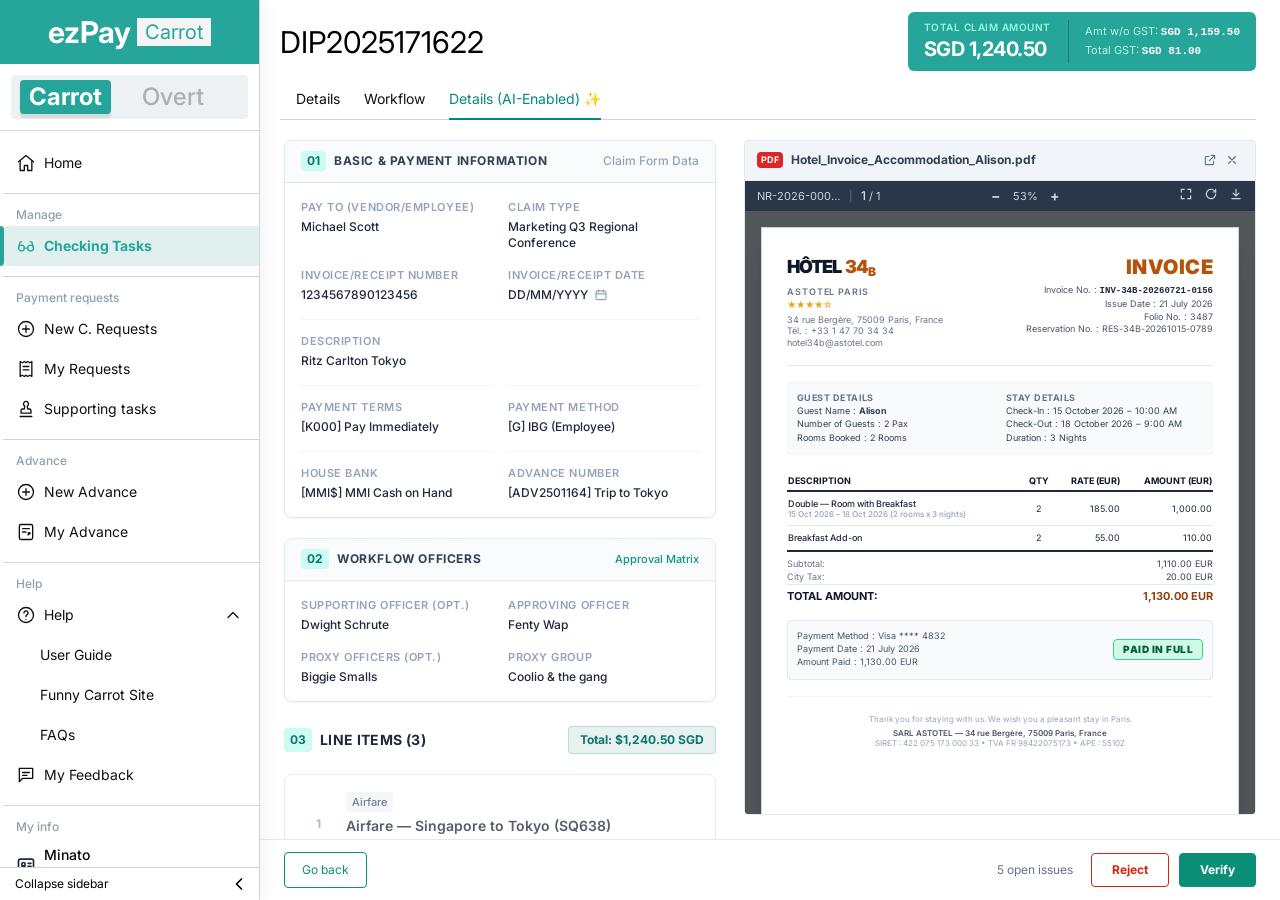
<file: prototypes/ai-checker/index.html>
<!DOCTYPE html>
<html lang="en">
<head>
<meta charset="UTF-8">
<meta name="viewport" content="width=device-width, initial-scale=1">
<title>ezPay · AI Checker (Checking Officer view)</title>
<!--
  Source: Figma "AI-Checker", frame "CO" (node 103:25013)
  https://www.figma.com/design/L0DJ6cw857R3z29OoUpsQg/AI-Checker?node-id=103-25013
  Prototype only: all data is mock data, nothing is sent anywhere.
-->
<link rel="preconnect" href="https://fonts.googleapis.com">
<link rel="preconnect" href="https://fonts.gstatic.com" crossorigin>
<link href="https://fonts.googleapis.com/css2?family=Inter:wght@400;500;600;700;800;900&display=swap" rel="stylesheet">
<style>
  :root {
    /* Brand (from the ezPay shell) */
    --brand: #26a69a;
    --brand-dark: #00897b;
    --action: #0b8e76;
    --danger: #d7260f;

    /* Teal (AI checker accents) */
    --teal-900: #042f2e; --teal-800: #115e59; --teal-700: #0f766e; --teal-600: #0d9488;
    --teal-500: #14b8a6; --teal-300: #5eead4; --teal-200: #99f6e4; --teal-100: #ccfbf1; --teal-50: #f0fdfa;

    /* Slate (text, borders, surfaces) */
    --slate-900: #0f172a; --slate-800: #1e293b; --slate-700: #334155; --slate-600: #475569;
    --slate-500: #64748b; --slate-400: #94a3b8; --slate-300: #cbd5e1; --slate-200: #e2e8f0;
    --slate-100: #f1f5f9; --slate-50: #f8fafc;

    /* Status */
    --amber-900: #78350f; --amber-800: #92400e; --amber-700: #b45309; --amber-500: #f59e0b;
    --amber-300: #fcd34d; --amber-200: #fde68a; --amber-100: #fef3c7; --amber-50: #fffbeb;
    --red-800: #991b1b; --red-700: #b91c1c; --red-600: #dc2626; --red-200: #fecaca;
    --red-100: #fee2e2; --red-50: #fef2f2;
    --green-800: #065f46; --green-500: #10b981; --green-400: #34d399; --green-100: #d1fae5; --green-50: #ecfdf5;
    --purple-800: #6b21a8; --purple-100: #f3e8ff;

    /* Sidebar (d-Side menu component) */
    --nav-border: #cdd5de; --nav-text: #0e1114; --nav-section: #8fa0af; --nav-active-bg: #e0f0ef;

    --font: "Inter", system-ui, -apple-system, "Segoe UI", Roboto, sans-serif;
    --mono: ui-monospace, "SFMono-Regular", Menlo, Consolas, "Liberation Mono", monospace;
    --radius-sm: 4px; --radius: 8px;
    --shadow-xs: 0 1px 2px rgba(0,0,0,.05);
  }

  * { box-sizing: border-box; }
  html, body { margin: 0; height: 100%; }
  body { font-family: var(--font); color: var(--slate-800); background: #fff; font-size: 12px; line-height: 16px; -webkit-font-smoothing: antialiased; }
  button { font: inherit; color: inherit; cursor: pointer; }
  svg.i { width: 16px; height: 16px; flex: none; fill: none; stroke: currentColor; stroke-width: 2; stroke-linecap: round; stroke-linejoin: round; }
  :focus-visible { outline: 2px solid var(--teal-500); outline-offset: 2px; }
  .sr-only { position: absolute; width: 1px; height: 1px; overflow: hidden; clip: rect(0 0 0 0); white-space: nowrap; }
  @media (prefers-reduced-motion: reduce) { *, *::before, *::after { transition: none !important; animation: none !important; } }

  /* ---------- App shell ---------- */
  .app { display: grid; grid-template-columns: 260px 1fr; height: 100vh; height: 100dvh; transition: grid-template-columns .2s ease; }
  .app[data-sidebar="collapsed"] { grid-template-columns: 64px 1fr; }

  .sidebar { position: sticky; top: 0; height: 100vh; display: flex; flex-direction: column; background: #fff; border-right: 1px solid var(--nav-border); box-shadow: 6px 0 16px rgba(2,17,37,.04); overflow: hidden; z-index: 5; }
  .brand { background: var(--brand); height: 64px; display: flex; align-items: center; justify-content: center; gap: 6px; flex: none; }
  .brand-word { color: #fff; font-weight: 700; font-size: 30px; line-height: 20px; }
  .brand-chip { background: #f5f5f5; color: var(--brand); font-size: 20px; line-height: 20px; padding: 4px 8px; display: inline-flex; align-items: center; gap: 6px; }
  .role-switch { margin: 11px; background: #eef1f4; border-radius: 4px; padding: 5px 9px; display: flex; align-items: center; gap: 22px; flex: none; }
  .role { border: 0; background: transparent; font-size: 24px; line-height: 20px; font-weight: 500; color: rgba(97,108,118,.49); padding: 7px 9px; border-radius: 4px; }
  .role[aria-pressed="true"] { background: var(--brand); color: #fff; font-weight: 700; box-shadow: 0 4px 2px rgba(0,0,0,.1); }

  .nav { flex: 1; overflow-y: auto; padding-top: 12px; border-top: 1px solid var(--nav-border); }
  .nav-section { color: var(--nav-section); font-size: 12px; font-weight: 500; line-height: 20px; padding: 1px 16px; }
  .nav-link { position: relative; display: flex; align-items: center; gap: 8px; width: 100%; padding: 10px 16px; border: 0; background: transparent; text-align: left; font-size: 14px; line-height: 20px; color: var(--nav-text); text-decoration: none; }
  .nav-link svg.i { width: 20px; height: 20px; stroke-width: 1.6; }
  .nav-link:hover { background: var(--slate-50); }
  .nav-link[aria-current="page"] { background: var(--nav-active-bg); color: var(--brand); font-weight: 700; }
  .nav-link[aria-current="page"]::before { content: ""; position: absolute; left: 0; top: 0; bottom: 0; width: 4px; background: var(--brand); border-radius: 0 4px 4px 0; }
  .nav-sub { padding-left: 40px; }
  .nav-caret { margin-left: auto; transition: transform .15s; }
  .nav-link[aria-expanded="false"] .nav-caret { transform: rotate(180deg); }
  .nav-divider { height: 1px; background: var(--nav-border); margin: 10px 0 10px 3px; }
  .nav-me { display: flex; gap: 8px; align-items: center; padding: 10px 16px; }
  .nav-me b { display: block; font-weight: 500; font-size: 14px; line-height: 14px; margin-bottom: 4px; color: #09090b; }
  .nav-me span { color: #71717a; font-size: 14px; line-height: 14px; }
  .collapse-btn { flex: none; display: flex; align-items: center; justify-content: space-between; border: 0; border-top: 1px solid var(--nav-border); background: #fff; padding: 6px 10px 6px 15px; font-size: 12px; line-height: 20px; color: #000; }
  .collapse-btn svg.i { width: 20px; height: 20px; transition: transform .2s; }
  .app[data-sidebar="collapsed"] .label,
  .app[data-sidebar="collapsed"] .nav-section,
  .app[data-sidebar="collapsed"] .nav-sub,
  .app[data-sidebar="collapsed"] .nav-caret,
  .app[data-sidebar="collapsed"] .role-switch,
  .app[data-sidebar="collapsed"] .brand-chip,
  .app[data-sidebar="collapsed"] .nav-me div { display: none; }
  .app[data-sidebar="collapsed"] .brand-word { font-size: 18px; }
  .app[data-sidebar="collapsed"] .collapse-btn { justify-content: center; }
  .app[data-sidebar="collapsed"] .collapse-btn svg.i { transform: rotate(180deg); }

  /* ---------- Main ---------- */
  /* Main is locked to the viewport: head + tabs on top, action bar at the bottom,
     and only the form column (and the document canvas) scroll in between. */
  .main { min-width: 0; min-height: 0; display: flex; flex-direction: column; overflow: hidden; }
  .page-head, .tabs-row { flex: none; }
  .page-head { padding: 12px 24px 8px 20px; display: flex; align-items: center; justify-content: space-between; gap: 8px 16px; }
  .page-head h1 { flex: none; margin: 0; font-size: 30px; line-height: 36px; font-weight: 400; color: #000; }
  /* The banner shrinks before it wraps under the title: its breakdown text wraps first */
  .page-head .total-banner { flex: 0 1 auto; min-width: 0; margin-left: auto; }
  .page-head .total-banner .split { min-width: 0; }
  .main[data-view="tasks"] .page-head .total-banner { display: none; }   /* the list has no single claim total */
  /* The tabs row also holds "Show receipt preview" at its right end, while the preview is closed */
  .tabs-row { display: flex; align-items: stretch; gap: 16px; margin: 0 24px 0 20px; border-bottom: 1px solid var(--nav-border); }
  .tabs { flex: 1; min-width: 0; display: flex; gap: 24px; padding: 0 16px; }
  .tab { border: 0; background: transparent; height: 40px; font-size: 14px; line-height: 20px; color: var(--nav-text); padding: 0; position: relative; }
  .tab[aria-selected="true"] { color: var(--brand-dark); }
  .tab[aria-selected="true"]::after { content: ""; position: absolute; left: 0; right: 0; bottom: -1px; height: 2px; background: var(--brand-dark); }

  .content { flex: 1; min-height: 0; padding: 0 24px 0 20px; display: grid; grid-template-columns: minmax(0, 1fr) clamp(480px, 40vw, 760px); gap: 20px; }
  /* Receipt preview closed: the form takes the full width */
  .content[data-preview="closed"] { grid-template-columns: minmax(0, 1fr); }
  .content[data-preview="closed"] .viewer { display: none; }
  .preview-toggle { flex: none; align-self: center; display: inline-flex; align-items: center; gap: 6px; background: #fff; border: 1px solid var(--action); color: var(--action); border-radius: var(--radius-sm); padding: 5px 12px; font-weight: 500; }
  .preview-toggle:hover { background: var(--teal-50); }
  .preview-toggle[hidden] { display: none; }
  .content[hidden] { display: none; }

  /* ---------- Checking tasks (the list of claims, #tasks) ---------- */
  /* The claim's tabs, panels and decisions only show when a claim is open */
  .main[data-view="tasks"] .tabs-row,
  .main[data-view="tasks"] [role="tabpanel"],
  .main[data-view="tasks"] .actionbar { display: none !important; }
  #pageTitle:focus { outline: none; }   /* focus lands here after navigating, for screen readers; it isn't a control */
  .tasks { flex: 1; min-height: 0; overflow-y: auto; padding: 4px 24px 24px 20px; }
  .tasks[hidden] { display: none; }
  .tasks-intro { margin: 0 0 16px; color: var(--slate-500); font-size: 13px; line-height: 18px; }
  .tasks-card { border: 1px solid var(--slate-200); border-radius: var(--radius); box-shadow: var(--shadow-xs); overflow-x: auto; background: #fff; }
  .tasks-table { width: 100%; border-collapse: collapse; font-size: 13px; line-height: 18px; }
  .tasks-table th { padding: 10px 16px; text-align: left; font-weight: 500; font-size: 12px; color: var(--slate-500); background: var(--slate-50); border-bottom: 1px solid var(--slate-200); white-space: nowrap; }
  .tasks-table td { padding: 14px 16px; border-top: 1px solid var(--slate-100); color: var(--slate-800); vertical-align: middle; }
  .tasks-table tbody tr:first-child td { border-top: 0; }
  .tasks-table tbody tr { cursor: pointer; transition: background .15s; }
  .tasks-table tbody tr:hover { background: var(--teal-50); }
  .tasks-table .r { text-align: right; }
  .tasks-table .amount { font-weight: 600; white-space: nowrap; }
  .tasks-table .chev { width: 32px; color: var(--slate-400); }
  .tasks-table .ai-dot { font-size: 12px; white-space: nowrap; }
  .task-link { color: var(--teal-700); font-weight: 600; text-decoration: none; }
  .task-link:hover { text-decoration: underline; }
  /* Small inline padding keeps focus outlines and card shadows from being clipped by the scroll box */
  .col-left { display: flex; flex-direction: column; gap: 20px; min-width: 0; min-height: 0; overflow-y: auto; padding: 20px 8px 24px 4px; }
  .col-left > * { flex-shrink: 0; } /* don't let cards squash to fit the scroll box */
  .placeholder-panel { padding: 48px 44px; color: var(--slate-500); font-size: 14px; line-height: 22px; max-width: 60ch; }
  .placeholder-panel h2 { color: var(--slate-800); font-size: 16px; margin: 0 0 8px; }

  /* ---------- Section cards ---------- */
  .card { background: #fff; border: 1px solid var(--slate-200); border-radius: var(--radius); box-shadow: var(--shadow-xs); overflow: hidden; }
  .card-head { display: flex; align-items: center; justify-content: space-between; padding: 10px 16px 11px; background: rgba(248,250,252,.8); border-bottom: 1px solid var(--slate-200); }
  .sec-title { display: flex; align-items: center; gap: 8px; margin: 0; font-size: 12px; line-height: 16px; font-weight: 700; color: var(--slate-700); letter-spacing: .6px; text-transform: uppercase; }
  .sec-num { background: var(--teal-100); color: var(--teal-700); font-weight: 700; font-size: 12px; padding: 2px 6px; border-radius: 4px; letter-spacing: 0; }
  .card-meta { color: var(--slate-400); font-weight: 500; }
  .link-btn { border: 0; background: none; padding: 0; color: var(--teal-600); font-weight: 500; display: inline-flex; align-items: center; gap: 4px; font-size: 11px; }
  .link-btn:hover { text-decoration: underline; }
  .fields { display: grid; grid-template-columns: repeat(4, minmax(0, 1fr)); gap: 16px; padding: 16px; }
  .field { display: flex; flex-direction: column; gap: 4px; }
  .field.rule { border-top: 1px solid var(--slate-100); padding-top: 13px; }
  .field.span-4 { grid-column: 1 / -1; }
  .f-label { color: var(--slate-400); font-size: 11px; font-weight: 600; letter-spacing: .55px; text-transform: uppercase; }
  .f-value { color: var(--slate-800); font-weight: 500; display: flex; align-items: center; gap: 6px; }
  .f-value svg.i { width: 14px; height: 14px; color: var(--slate-400); }

  .items-head { display: flex; align-items: center; justify-content: space-between; padding-top: 4px; }
  .items-head .sec-title { font-size: 14px; line-height: 20px; color: var(--slate-800); letter-spacing: .35px; }
  .total-pill { background: rgba(15,118,110,.1); border: 1px solid rgba(13,148,136,.2); color: var(--teal-700); font-weight: 700; padding: 5px 11px; border-radius: 4px; }
  .items { display: flex; flex-direction: column; gap: 20px; }

  /* Collapsed line item */
  .item-summary { width: 100%; text-align: left; display: grid; grid-template-columns: repeat(12, minmax(0,1fr)); gap: 12px; align-items: center; padding: 17px; background: #fff; border: 1px solid var(--slate-200); border-radius: var(--radius); box-shadow: 0 1px 1px rgba(0,0,0,.05); opacity: .75; transition: opacity .15s, border-color .15s; }
  .item-summary:hover { opacity: 1; border-color: var(--teal-300); }
  .item-summary .num { grid-column: 1; text-align: center; font-weight: 700; color: var(--slate-400); }
  .item-summary .what { grid-column: 2 / span 5; display: flex; flex-direction: column; align-items: flex-start; gap: 4px; }
  .item-summary .coding { grid-column: 7 / span 4; color: var(--slate-500); font-size: 11px; line-height: 15px; }
  .item-summary .amounts { grid-column: 11 / span 2; text-align: right; color: var(--slate-400); font-size: 11px; }
  .item-summary .amounts b { display: block; color: var(--slate-800); font-size: 14px; line-height: 20px; }
  .chip { display: inline-block; font-size: 11px; font-weight: 500; padding: 2px 6px; border-radius: 4px; background: var(--slate-100); color: var(--slate-600); }
  .item-title { font-size: 14px; line-height: 20px; font-weight: 600; color: var(--slate-800); }
  .ai-dot { display: inline-flex; align-items: center; gap: 4px; font-size: 11px; color: var(--green-800); }
  .ai-dot.warn { color: var(--amber-800); }
  .ai-dot svg.i { width: 12px; height: 12px; }

  /* Expanded line item */
  /* The open line item is capped at 70% of the screen: the header strip stays put and the
     claim details and AI checker below it each scroll on their own */
  .item-open { border: 2px solid var(--teal-300); border-radius: var(--radius); overflow: hidden; background: #fff; display: flex; flex-direction: column; max-height: 70vh; }
  .item-open .item-strip { flex: none; }
  .item-open .side-by-side { flex: 1; min-height: 0; grid-template-rows: minmax(0, 1fr); }
  .item-open .claim-side, .item-open .ai-side { min-height: 0; overflow-x: hidden; overflow-y: auto; overscroll-behavior: contain; }
  .item-strip { display: flex; align-items: center; justify-content: space-between; gap: 12px; padding: 10px 16px 11px; background: rgba(240,253,250,.9); border-bottom: 1px solid var(--teal-200); flex-wrap: wrap; }
  .strip-left { display: flex; align-items: center; gap: 8px; flex-wrap: wrap; }
  .strip-num { background: var(--teal-700); color: #fff; font-weight: 700; padding: 2px 6px; border-radius: 4px; }
  .strip-title { font-size: 14px; line-height: 20px; font-weight: 700; color: var(--slate-800); }
  .tag-teal { background: var(--teal-100); color: var(--teal-700); font-size: 11px; font-weight: 500; padding: 2px 8px; border-radius: 4px; }
  .tag-review { background: var(--amber-100); border: 1px solid var(--amber-300); color: var(--amber-800); font-size: 11px; font-weight: 600; padding: 3px 9px; border-radius: 4px; }
  .tag-ready { background: var(--green-100); border: 1px solid var(--green-400); color: var(--green-800); font-size: 11px; font-weight: 600; padding: 3px 9px; border-radius: 4px; }
  .rerun { border: 0; background: none; color: var(--teal-600); display: inline-flex; align-items: center; gap: 6px; padding: 0; }
  .rerun svg.i { width: 14px; height: 14px; }
  .rerun[aria-busy="true"] svg.i { animation: spin 1s linear infinite; }
  @keyframes spin { to { transform: rotate(360deg); } }
  .item-close { border: 0; background: none; color: var(--slate-500); padding: 4px; border-radius: 4px; display: inline-flex; }
  .item-close:hover { background: var(--teal-100); }
  .strip-right { display: flex; align-items: center; gap: 12px; }

  .side-by-side { display: grid; grid-template-columns: 5fr 7fr; }
  .claim-side { background: rgba(248,250,252,.4); padding: 16px; display: flex; flex-direction: column; gap: 16px; border-right: 1px solid var(--slate-100); }
  .box { background: #fff; border: 1px solid var(--slate-200); border-radius: 4px; }
  .amount-box { padding: 13px; display: flex; flex-direction: column; gap: 8px; }
  .amount-row { display: flex; align-items: baseline; justify-content: space-between; }
  .amount-row span { color: var(--slate-500); font-weight: 500; }
  .amount-row b { font-size: 16px; line-height: 24px; color: var(--slate-900); }
  .amount-split { display: grid; grid-template-columns: repeat(3, 1fr); gap: 8px; border-top: 1px solid var(--slate-100); padding-top: 5px; font-size: 11px; line-height: 16.5px; }
  .amount-split span { display: block; color: var(--slate-400); }
  .amount-split b { color: var(--slate-700); font-weight: 600; }
  .amount-split b.changed { color: var(--teal-700); }
  .desc-box { padding: 9px; font-weight: 500; line-height: 19.5px; }
  .pair { display: grid; grid-template-columns: 1fr 1fr; gap: 8px; }
  .coding-box { padding: 11px; display: flex; flex-direction: column; gap: 6px; font-size: 11px; }
  .coding-box div { display: flex; justify-content: space-between; gap: 12px; }
  .coding-box span { color: var(--slate-400); flex: none; }
  .coding-box b { font-weight: inherit; text-align: right; overflow-wrap: anywhere; }
  .coding-box b.empty { color: var(--slate-400); }
  .comments { border-top: 1px solid var(--slate-200); padding-top: 13px; display: flex; align-items: center; gap: 8px; }
  .comments label { color: var(--slate-400); font-size: 11px; font-weight: 700; letter-spacing: .55px; text-transform: uppercase; }
  .comments input { flex: 1; min-width: 0; border: 1px solid var(--slate-300); border-radius: 4px; padding: 7px 13px; font: inherit; color: var(--slate-800); }
  .btn-teal { border: 0; background: var(--teal-700); color: #fff; font-weight: 500; border-radius: 4px; padding: 7px 12px; display: inline-flex; align-items: center; gap: 4px; }
  .btn-teal:hover { background: var(--teal-800); }
  .btn-teal.sm { font-size: 11px; padding: 2px 10px; }
  .btn-teal svg.i { width: 14px; height: 14px; }
  .saved-note { font-size: 11px; color: var(--slate-500); background: var(--slate-50); border: 1px solid var(--slate-200); border-radius: 4px; padding: 8px 10px; }
  .saved-note b { color: var(--slate-700); }

  /* AI side */
  .ai-side { padding: 16px 17px; min-width: 0; }
  .ai-head { background: var(--teal-700); color: #fff; padding: 12px; border-radius: 8px 8px 0 0; display: flex; align-items: center; gap: 8px; }
  .ai-head .ico { background: var(--teal-800); padding: 6px; border-radius: 4px; display: inline-flex; }
  .ai-head h3 { margin: 0; font-size: 12px; font-weight: 700; letter-spacing: .3px; text-transform: uppercase; }
  .live { background: var(--green-400); color: var(--teal-900); font-size: 9px; line-height: 13.5px; font-weight: 800; padding: 0 6px; border-radius: 4px; }
  .ai-banner { display: flex; align-items: center; justify-content: space-between; padding: 10px 11px 11px; border: 1px solid; border-top: 0; font-weight: 700; }
  .ai-banner.warn { background: var(--amber-50); border-color: var(--amber-200); color: var(--amber-900); }
  .ai-banner.ok { background: var(--green-50); border-color: var(--green-100); color: var(--green-800); }
  .ai-banner .msg { display: flex; align-items: center; gap: 8px; }
  .ai-banner .pill { font-size: 10px; text-transform: uppercase; padding: 2px 8px; border-radius: 4px; }
  .ai-banner.warn .pill { background: rgba(253,230,138,.7); }
  .ai-banner.ok .pill { background: var(--green-100); }
  .ai-banner.warn svg.i { color: var(--amber-500); fill: var(--amber-500); stroke: #fff; }
  .panels { display: flex; flex-direction: column; gap: 16px; padding-top: 12px; }
  .panel { border: 1px solid var(--slate-200); border-radius: 8px; padding: 13px; }
  .panel.a { background: rgba(248,250,252,.5); }
  .panel.b { background: #fff; }
  .panel-toggle { width: 100%; border: 0; background: none; padding: 0; display: flex; align-items: center; justify-content: space-between; gap: 8px; }
  .panel-title { display: flex; align-items: center; gap: 6px; font-weight: 700; color: var(--slate-800); letter-spacing: .3px; text-transform: uppercase; text-align: left; }
  .panel-title svg.i { color: var(--teal-600); }
  .panel-right { display: flex; align-items: center; gap: 8px; color: var(--slate-500); }
  .panel-toggle svg.chev { transition: transform .15s; }
  .panel-toggle[aria-expanded="false"] svg.chev { transform: rotate(180deg); }
  .count-fail { background: var(--red-100); color: var(--red-800); font-size: 10px; line-height: 15px; font-weight: 700; padding: 2px 6px; border-radius: 4px; }
  .count-ok { background: var(--green-100); color: var(--green-800); font-size: 10px; line-height: 15px; font-weight: 700; padding: 2px 6px; border-radius: 4px; }
  .panel-body { margin-top: 12px; display: flex; flex-direction: column; gap: 8px; }
  .panel-body[hidden] { display: none; }

  .cmp-row { display: grid; grid-template-columns: 5fr 6fr 1fr; gap: 8px; align-items: center; padding: 9px; background: #fff; border: 1px solid var(--slate-200); border-radius: 4px; }
  .cmp-row .lbl { color: var(--slate-600); font-weight: 500; }
  .cmp-row .val { text-align: right; }
  .cmp-row .ok { justify-self: end; color: var(--green-500); }
  .cmp-row .ok svg.i { width: 12px; height: 12px; stroke-width: 3; }
  .cmp-flag { background: var(--amber-50); border: 1px solid var(--amber-300); border-radius: 4px; padding: 11px; display: flex; flex-direction: column; gap: 6px; }
  .cmp-flag .top, .cmp-flag .bottom { display: flex; align-items: center; justify-content: space-between; gap: 8px; }
  .cmp-flag .name { font-weight: 700; color: var(--amber-900); }
  .cmp-flag .meta { font-size: 10px; font-weight: 600; color: var(--amber-800); }
  .cmp-flag .meta.chip-amber { background: var(--amber-100); padding: 2px 6px; border-radius: 4px; }
  .cmp-flag .vals { font-size: 11px; color: var(--slate-700); }
  .cmp-flag .vals code { font-family: var(--mono); font-weight: 700; color: var(--slate-900); }
  .cmp-flag .vals code.ai { color: var(--amber-700); }
  .cmp-resolved { display: flex; align-items: center; justify-content: space-between; gap: 8px; padding: 9px; background: var(--green-50); border: 1px solid var(--green-100); border-radius: 4px; color: var(--green-800); }
  .cmp-resolved .lbl { font-weight: 600; }
  .undo { border: 0; background: none; color: var(--teal-600); font-size: 11px; padding: 0; }
  .undo:hover { text-decoration: underline; }

  .filters { display: flex; gap: 4px; padding-bottom: 9px; border-bottom: 1px solid var(--slate-200); flex-wrap: wrap; }
  .filter { border: 0; background: transparent; color: var(--slate-500); font-size: 11px; line-height: 16.5px; padding: 2px 8px; border-radius: 4px; }
  .filter[aria-pressed="true"] { background: var(--slate-100); color: var(--slate-700); font-weight: 600; }
  .filter.fail[aria-pressed="true"] { background: var(--red-100); color: var(--red-800); }
  .filter.pass[aria-pressed="true"] { background: var(--green-100); color: var(--green-800); }

  .check { border: 1px solid var(--slate-200); border-radius: 8px; }
  .check.fail { background: rgba(254,242,242,.4); border-color: var(--red-200); }
  .check.resolved { background: var(--green-50); border-color: var(--green-100); }
  .check-row { width: 100%; border: 0; background: none; display: flex; align-items: flex-start; justify-content: space-between; gap: 12px; padding: 13px; text-align: left; }
  .check-row:disabled { cursor: default; }
  .check-main { display: flex; gap: 8px; align-items: flex-start; }
  .check-main .st { margin-top: 1px; display: inline-flex; }
  .check-name { font-weight: 500; color: var(--slate-800); }
  .check.open .check-name { font-weight: 700; color: var(--slate-900); line-height: 16.5px; }
  .check-sub { display: block; margin-top: 2px; font-size: 11px; line-height: 16.5px; color: var(--slate-600); font-weight: 400; }
  .badge { font-size: 10px; font-weight: 700; padding: 2px 8px; border-radius: 4px; white-space: nowrap; }
  .badge.fail { background: var(--red-100); color: var(--red-800); }
  .badge.pass { background: var(--green-100); color: var(--green-800); }
  .badge.na { background: var(--slate-100); color: var(--slate-500); }
  .badge.ai { background: var(--purple-100); color: var(--purple-800); padding: 2px 6px; }
  .badge.resolved { background: var(--green-100); color: var(--green-800); }
  .check-detail { padding: 0 13px 13px; display: flex; flex-direction: column; gap: 8px; }
  .discrepancy { background: #fff; border: 1px solid var(--red-100); border-radius: 4px; padding: 11px; display: grid; grid-template-columns: 1fr 1fr; gap: 8px; font-size: 11px; line-height: 16.5px; }
  .discrepancy > div:first-child { border-right: 1px solid var(--slate-100); padding-right: 9px; color: var(--slate-700); }
  .discrepancy > div:last-child { padding-left: 4px; color: var(--red-700); }
  .discrepancy h4 { margin: 0; font-size: 10px; line-height: 15px; letter-spacing: .5px; text-transform: uppercase; color: var(--slate-400); }
  .discrepancy > div:last-child h4 { color: var(--red-600); }
  .low-conf { background: rgba(255,251,235,.7); border: 1px solid var(--amber-200); border-radius: 4px; padding: 9px; display: grid; grid-template-columns: auto 1fr; gap: 6px 16px; font-size: 11px; line-height: 16.5px; color: var(--amber-800); }
  .low-conf b:first-child { color: var(--amber-900); }
  .check-actions { display: flex; align-items: center; justify-content: space-between; padding-top: 4px; }
  .check-actions .link-btn { font-size: 12px; font-weight: 600; }
  .check-actions .link-btn svg.i { width: 14px; height: 14px; }
  .empty-filter { color: var(--slate-500); font-size: 12px; padding: 8px 2px; }

  /* Attachments */
  .attachments { display: grid; grid-template-columns: 1fr 1fr; gap: 16px; padding-top: 8px; scroll-margin-top: 16px; }
  .att-box { padding: 13px; display: flex; flex-direction: column; gap: 8px; }
  .att-box h3 { margin: 0; padding-bottom: 9px; border-bottom: 1px solid var(--slate-100); display: flex; align-items: center; gap: 6px; font-size: 12px; font-weight: 700; color: var(--slate-800); letter-spacing: .3px; text-transform: uppercase; }
  .att-box h3 svg.i { color: var(--teal-600); }
  .file { width: 100%; display: flex; align-items: center; justify-content: space-between; gap: 8px; padding: 9px; background: rgba(248,250,252,.5); border: 1px solid var(--slate-200); border-radius: 4px; text-align: left; }
  .file:hover { border-color: var(--teal-300); }
  .file[aria-pressed="true"] { background: rgba(240,253,250,.5); border: 2px solid var(--teal-500); padding: 8px; }
  .file[aria-pressed="true"] .file-end { color: var(--teal-700); }
  .file-start { display: flex; align-items: center; gap: 8px; min-width: 0; }
  .pdf { background: var(--red-100); color: var(--red-700); font-size: 9px; line-height: 13.5px; font-weight: 700; padding: 0 4px; border-radius: 4px; flex: none; }
  .file-name { font-weight: 600; color: var(--slate-800); display: block; }
  .file-sub { font-size: 10px; line-height: 15px; color: var(--slate-400); display: block; }
  .file-end { color: var(--slate-400); display: inline-flex; }

  /* ---------- Document viewer (right) ---------- */
  .viewer { display: flex; flex-direction: column; min-width: 0; min-height: 0; padding: 20px 0 24px; }
  .total-banner { flex: none; }
  .total-banner { background: var(--brand); border-radius: 6px; padding: 8px 16px; display: flex; align-items: center; gap: 16px; color: #fff; box-shadow: 0 1px 1px rgba(0,0,0,.05); }
  .total-banner .big { border-right: 1px solid rgba(15,118,110,.8); padding-right: 17px; }
  .total-banner .big span { display: block; color: var(--teal-200); font-size: 10px; line-height: 15px; font-weight: 600; letter-spacing: .5px; text-transform: uppercase; }
  .total-banner .big b { font-size: 20px; line-height: 28px; letter-spacing: -.5px; }
  .total-banner .split { font-size: 11px; line-height: 17.88px; color: rgba(204,251,241,.9); }
  .total-banner .split code { font-family: var(--mono); font-weight: 700; color: #fff; }
  .doc { flex: 1; min-height: 0; display: flex; flex-direction: column; border-radius: 4px; overflow: hidden; border: 1px solid var(--slate-200); }
  .doc-tab, .doc-toolbar { flex: none; }
  .doc-tab > div:last-child { flex: none; display: flex; }
  .doc-tab { background: var(--slate-100); border-bottom: 1px solid var(--slate-200); padding: 8px 12px 9px; display: flex; align-items: center; justify-content: space-between; gap: 8px; }
  .doc-tab .name { display: flex; align-items: center; gap: 8px; min-width: 0; font-weight: 700; color: var(--slate-700); }
  .doc-tab .name span:last-child { overflow: hidden; text-overflow: ellipsis; white-space: nowrap; }
  .doc-tab .pdf { background: var(--red-600); color: #fff; line-height: 16px; }
  .icon-btn { border: 0; background: none; padding: 4px; color: var(--slate-500); border-radius: 4px; display: inline-flex; }
  .icon-btn:hover { background: rgba(0,0,0,.06); }
  .icon-btn svg.i { width: 14px; height: 14px; }
  .doc-toolbar { background: #2b3648; color: var(--slate-300); padding: 6px 12px; display: flex; align-items: center; justify-content: space-between; font-size: 11px; }
  .doc-toolbar .pages { display: flex; align-items: center; gap: 8px; }
  .doc-toolbar .pages b { color: #fff; font-weight: 400; font-size: 12px; }
  .doc-toolbar .zoom { display: flex; align-items: center; gap: 8px; }
  .doc-toolbar .zoom button { border: 0; background: none; color: var(--slate-300); font-weight: 700; font-size: 14px; line-height: 14px; padding: 0 4px; }
  .doc-toolbar .icon-btn { color: var(--slate-300); padding: 0 0 0 8px; }
  .doc-toolbar .icon-btn:hover { background: none; color: #fff; }
  .doc-canvas { background: #525659; flex: 1; min-height: 0; overflow: auto; padding: 16px; }
  .sheet { background: #fff; border: 1px solid var(--slate-300); box-shadow: 0 20px 25px -5px rgba(0,0,0,.1), 0 8px 10px -6px rgba(0,0,0,.1); width: 478px; min-height: 620px; padding: 25px; display: flex; flex-direction: column; gap: 16px; font-size: 9px; line-height: 11.25px; color: var(--slate-700); transform-origin: top left; margin: 0; } /* .sheet-wrap centres it; a centred sheet would shift right before scaling */
  .sheet-wrap { margin: 0 auto; }
  .inv-head { display: flex; justify-content: space-between; border-bottom: 1px solid var(--slate-200); padding-bottom: 17px; }
  .inv-brand { font-size: 18px; line-height: 28px; font-weight: 900; letter-spacing: -.9px; color: var(--slate-900); }
  .inv-brand em { font-style: normal; color: var(--amber-700); }
  .inv-brand sub { font-size: 12px; color: var(--amber-700); vertical-align: -3px; }
  .inv-sub { color: var(--slate-500); font-weight: 600; letter-spacing: .9px; text-transform: uppercase; }
  .stars { color: var(--amber-500); padding-top: 1.5px; }
  .muted { color: var(--slate-500); }
  .inv-right { text-align: right; display: flex; flex-direction: column; gap: 1px; color: var(--slate-600); }
  .inv-right .ttl { font-size: 20px; line-height: 28px; font-weight: 900; color: var(--amber-700); letter-spacing: .5px; margin-bottom: 2px; }
  .inv-right code { font-family: var(--mono); font-weight: 700; color: var(--slate-800); }
  .guest { background: var(--slate-50); border: 1px solid var(--slate-100); border-radius: 4px; padding: 9px; display: grid; grid-template-columns: 1fr 1fr; gap: 12px; }
  .guest h5 { margin: 0 0 2px; font-size: 9px; color: var(--slate-500); letter-spacing: .45px; text-transform: uppercase; }
  .guest p { margin: 0 0 2px; }
  .inv-table { width: 100%; border-collapse: collapse; color: var(--slate-800); }
  .inv-table th { font-weight: 700; color: var(--slate-900); text-align: left; padding: 4px 1px; border-bottom: 2px solid var(--slate-800); }
  .inv-table td { padding: 6px 1px; vertical-align: middle; }
  .inv-table tr + tr td { border-top: 1px solid var(--slate-200); }
  .inv-table .r { text-align: right; } .inv-table .c { text-align: center; }
  .inv-table small { display: block; font-size: 8px; line-height: 10px; color: var(--slate-400); }
  .inv-totals { border-top: 2px solid var(--slate-800); padding-top: 6px; display: flex; flex-direction: column; gap: 2px; }
  .inv-totals div { display: flex; justify-content: space-between; }
  .inv-totals .grand { border-top: 1px solid var(--slate-200); padding-top: 5px; font-size: 11px; line-height: 13.75px; font-weight: 700; color: var(--slate-900); }
  .inv-totals .grand b { color: var(--amber-800); }
  .paid { background: var(--slate-50); border: 1px solid var(--slate-200); border-radius: 4px; padding: 9px; display: flex; justify-content: space-between; align-items: center; color: var(--slate-600); }
  .paid p { margin: 0 0 2px; }
  .paid-stamp { background: var(--green-100); border: 1px solid var(--green-400); color: var(--green-800); font-size: 10px; line-height: 12.5px; font-weight: 900; letter-spacing: .5px; padding: 3px 9px; border-radius: 4px; }
  .inv-foot { border-top: 1px solid var(--slate-100); padding-top: 17px; text-align: center; font-size: 8px; line-height: 10px; color: var(--slate-400); }
  .inv-foot b { display: block; color: var(--slate-600); font-weight: 600; padding: 4px 0 0; }
  .email-head { border-bottom: 1px solid var(--slate-200); padding-bottom: 12px; display: flex; flex-direction: column; gap: 3px; font-size: 10px; line-height: 14px; }
  .email-head .subj { font-size: 14px; line-height: 20px; font-weight: 700; color: var(--slate-900); margin-bottom: 4px; }
  .email-body { font-size: 10px; line-height: 15px; color: var(--slate-800); }
  .email-body p { margin: 0 0 10px; }
  .hl { background: var(--amber-100); outline: 1px dashed var(--amber-500); outline-offset: 1px; }
  .no-preview { margin: auto; text-align: center; color: var(--slate-500); font-size: 12px; line-height: 18px; max-width: 30ch; }

  /* ---------- Footer / dialogs / toast ---------- */
  .actionbar { position: sticky; bottom: 0; flex: none; margin-top: auto; background: #fff; border-top: 1px solid var(--slate-200); padding: 12px 24px; margin: 0 0 0 0; display: flex; align-items: center; justify-content: space-between; z-index: 4; }
  .btn-outline { background: #fff; border: 1px solid var(--action); color: var(--action); border-radius: 4px; padding: 9px 17px; }
  .btn-reject { background: #fff; border: 1px solid var(--danger); color: var(--danger); border-radius: 4px; padding: 8px 20px; font-weight: 700; }
  .btn-verify { background: var(--action); border: 1px solid var(--action); color: #fff; border-radius: 4px; padding: 8px 20px; font-weight: 700; }
  .btn-verify:hover { background: #087a65; }
  .decisions { display: flex; gap: 10px; align-items: center; }
  .decision-hint { color: var(--slate-500); margin-right: 8px; }

  dialog { border: 0; border-radius: var(--radius); padding: 0; width: min(440px, calc(100vw - 32px)); box-shadow: 0 20px 25px -5px rgba(0,0,0,.15); }
  dialog::backdrop { background: rgba(15,23,42,.4); }
  .dlg { padding: 20px; display: flex; flex-direction: column; gap: 12px; font-size: 13px; line-height: 19px; }
  .dlg h2 { margin: 0; font-size: 16px; line-height: 22px; color: var(--slate-900); }
  .dlg p { margin: 0; color: var(--slate-600); }
  .dlg textarea { font: inherit; border: 1px solid var(--slate-300); border-radius: 4px; padding: 8px 10px; min-height: 80px; resize: vertical; }
  .dlg .err { color: var(--red-700); font-size: 12px; }
  .dlg-actions { display: flex; justify-content: flex-end; gap: 8px; padding-top: 4px; }
  .btn-plain { background: #fff; border: 1px solid var(--slate-300); color: var(--slate-700); border-radius: 4px; padding: 8px 16px; }

  .toast { position: fixed; left: 50%; bottom: 80px; transform: translate(-50%, 12px); background: var(--slate-800); color: #fff; padding: 10px 16px; border-radius: 6px; font-size: 13px; opacity: 0; pointer-events: none; transition: opacity .2s, transform .2s; z-index: 20; }
  .toast.show { opacity: 1; transform: translate(-50%, 0); }

  /* ---------- Responsive ---------- */
  /* The preview stays pinned on the right down to 860px; the form column gets narrower,
     so its grids drop to fewer columns. */
  @media (max-width: 1280px) {
    .fields { grid-template-columns: repeat(2, minmax(0, 1fr)); }
    .attachments { grid-template-columns: 1fr; }
    .item-summary { grid-template-columns: 32px 1fr; }
    .item-summary .what { grid-column: 2; }
    .item-summary .coding, .item-summary .amounts { grid-column: 2; text-align: left; }
  }
  /* The open line item's two sides need about 700px. Below that (a narrow window, or the
     receipt preview taking the room) they stack and share one scroll area under the header. */
  .col-left { container-type: inline-size; }
  @container (max-width: 700px) {
    .side-by-side { grid-template-columns: 1fr; }
    .claim-side { border-right: 0; border-bottom: 1px solid var(--slate-100); }
    .item-open .side-by-side { grid-template-rows: none; grid-auto-rows: max-content; overflow-y: auto; overscroll-behavior: contain; }
    .item-open .claim-side, .item-open .ai-side { overflow: visible; min-height: auto; }
  }
  @media (max-width: 560px) {
    .page-head { flex-wrap: wrap; }
    .page-head .total-banner { margin-left: 0; }
  }
  @media (max-width: 860px) {
    .app, .app[data-sidebar="collapsed"] { grid-template-columns: 1fr; }
    .sidebar { display: none; }
    /* Small screens: back to normal page scrolling, preview stacks under the form */
    .app { height: auto; min-height: 100vh; }
    .main { overflow: visible; }
    .content { grid-template-columns: minmax(0, 1fr); padding: 16px; gap: 24px; }
    .col-left { overflow: visible; padding: 0; }
    .viewer { padding: 0; }
    .item-open { max-height: none; }   /* the page scrolls here, so no inner scroll areas */
    .page-head { position: sticky; top: env(safe-area-inset-top, 0px); z-index: 6; background: #fff; }   /* keep the total in view as the page scrolls */
    .item-open .side-by-side { overflow: visible; }
    .doc-canvas { flex: none; height: min(852px, calc(100vh - 220px)); min-height: 420px; }
    .tabs-row { margin: 0 16px; }
    .tabs { overflow-x: auto; }
    .decision-hint { display: none; }
  }
</style>
</head>
<body>

<!-- Icon sprite (stand-ins for the Figma icon assets) -->
<svg width="0" height="0" style="position:absolute" aria-hidden="true">
  <defs>
    <symbol id="i-home" viewBox="0 0 24 24"><path d="M3 10.5 12 3l9 7.5"/><path d="M5 9.5V21h5v-6h4v6h5V9.5"/></symbol>
    <symbol id="i-glasses" viewBox="0 0 24 24"><circle cx="6.5" cy="14.5" r="3.5"/><circle cx="17.5" cy="14.5" r="3.5"/><path d="M10 14.5h4M3 14.5 5 7h2M21 14.5 19 7h-2"/></symbol>
    <symbol id="i-plus-circle" viewBox="0 0 24 24"><circle cx="12" cy="12" r="9"/><path d="M12 8v8M8 12h8"/></symbol>
    <symbol id="i-receipt" viewBox="0 0 24 24"><path d="M5 3v18l2.5-1.5L10 21l2-1.5 2 1.5 2.5-1.5L19 21V3l-2.5 1.5L14 3l-2 1.5L10 3 7.5 4.5z"/><path d="M8.5 9h7M8.5 13h7"/></symbol>
    <symbol id="i-stamp" viewBox="0 0 24 24"><path d="M5 21h14M6 17h12v-3a2 2 0 0 0-2-2h-2l-.5-3.5a3 3 0 1 0-3 0L10 12H8a2 2 0 0 0-2 2z"/></symbol>
    <symbol id="i-quote" viewBox="0 0 24 24"><rect x="4" y="3" width="16" height="18" rx="2"/><path d="M8 8h8M8 12h4M14.5 15.5c0-1 2.5-1 2.5-2s-2.5-1-2.5 0"/></symbol>
    <symbol id="i-help" viewBox="0 0 24 24"><circle cx="12" cy="12" r="9"/><path d="M9.5 9.5a2.5 2.5 0 1 1 3.5 2.3c-.6.3-1 .9-1 1.6V14"/><path d="M12 17.5h.01"/></symbol>
    <symbol id="i-chat" viewBox="0 0 24 24"><path d="M4 4h16v12H8l-4 4z"/><path d="M8 9h8M8 12.5h5"/></symbol>
    <symbol id="i-id" viewBox="0 0 24 24"><rect x="3" y="5" width="18" height="14" rx="2"/><circle cx="9" cy="11" r="2"/><path d="M6 16c.5-1.5 1.7-2 3-2s2.5.5 3 2M14.5 10H18M14.5 13.5H18"/></symbol>
    <symbol id="i-chev-up" viewBox="0 0 24 24"><path d="m6 15 6-6 6 6"/></symbol>
    <symbol id="i-chev-left" viewBox="0 0 24 24"><path d="m15 6-6 6 6 6"/></symbol>
    <symbol id="i-chev-right" viewBox="0 0 24 24"><path d="m9 6 6 6-6 6"/></symbol>
    <symbol id="i-calendar" viewBox="0 0 24 24"><rect x="3.5" y="5" width="17" height="15" rx="2"/><path d="M3.5 10h17M8 3v4M16 3v4"/></symbol>
    <symbol id="i-clip" viewBox="0 0 24 24"><path d="m20 11.5-7.8 7.8a5 5 0 0 1-7.1-7.1l8.5-8.5a3.3 3.3 0 0 1 4.7 4.7l-8.5 8.5a1.7 1.7 0 0 1-2.4-2.4l7.8-7.8"/></symbol>
    <symbol id="i-link" viewBox="0 0 24 24"><path d="M10 14a4 4 0 0 0 5.7 0l3-3a4 4 0 0 0-5.7-5.7l-1 1"/><path d="M14 10a4 4 0 0 0-5.7 0l-3 3a4 4 0 0 0 5.7 5.7l1-1"/></symbol>
    <symbol id="i-alert" viewBox="0 0 24 24"><path d="M12 3 2 20h20z"/><path d="M12 10v4.5M12 17.2h.01"/></symbol>
    <symbol id="i-bolt" viewBox="0 0 24 24"><path d="M13 2 4 14h7l-1 8 9-12h-7z"/></symbol>
    <symbol id="i-clipboard" viewBox="0 0 24 24"><rect x="5" y="4" width="14" height="17" rx="2"/><path d="M9 4V3h6v1M9 9h6M9 13h6"/></symbol>
    <symbol id="i-shield" viewBox="0 0 24 24"><path d="M12 3 4.5 6v5.5c0 4.5 3.2 8.2 7.5 9.5 4.3-1.3 7.5-5 7.5-9.5V6z"/><path d="m8.8 12 2.2 2.2 4.2-4.4"/></symbol>
    <symbol id="i-x-circle" viewBox="0 0 24 24"><circle cx="12" cy="12" r="9"/><path d="m9 9 6 6M15 9l-6 6"/></symbol>
    <symbol id="i-check" viewBox="0 0 24 24"><path d="m5 12.5 4.5 4.5L19 7.5"/></symbol>
    <symbol id="i-check-circle" viewBox="0 0 24 24"><circle cx="12" cy="12" r="9"/><path d="m8.5 12.3 2.4 2.4 4.8-5"/></symbol>
    <symbol id="i-minus-circle" viewBox="0 0 24 24"><circle cx="12" cy="12" r="9"/><path d="M8.5 12h7"/></symbol>
    <symbol id="i-file" viewBox="0 0 24 24"><path d="M14 3H6v18h12V7z"/><path d="M14 3v4h4M9 12h6M9 16h4"/></symbol>
    <symbol id="i-eye" viewBox="0 0 24 24"><path d="M2 12s3.5-7 10-7 10 7 10 7-3.5 7-10 7S2 12 2 12z"/><circle cx="12" cy="12" r="3"/></symbol>
    <symbol id="i-external" viewBox="0 0 24 24"><path d="M14 4h6v6M20 4l-9 9"/><path d="M18 14v5a1 1 0 0 1-1 1H5a1 1 0 0 1-1-1V7a1 1 0 0 1 1-1h5"/></symbol>
    <symbol id="i-x" viewBox="0 0 24 24"><path d="M6 6l12 12M18 6 6 18"/></symbol>
    <symbol id="i-expand" viewBox="0 0 24 24"><path d="M4 9V4h5M20 9V4h-5M4 15v5h5M20 15v5h-5"/></symbol>
    <symbol id="i-rotate" viewBox="0 0 24 24"><path d="M20 12a8 8 0 1 1-2.3-5.7L20 8.5"/><path d="M20 4v4.5h-4.5"/></symbol>
    <symbol id="i-download" viewBox="0 0 24 24"><path d="M12 4v11M7 10.5l5 5 5-5M5 20h14"/></symbol>
    <symbol id="i-bot" viewBox="0 0 24 24"><rect x="4" y="8" width="16" height="11" rx="3"/><path d="M12 4v4M9 13h.01M15 13h.01M2 13v2M22 13v2"/></symbol>
  </defs>
</svg>

<div class="app" id="app" data-sidebar="open">

  <!-- ===== Sidebar (d-Side menu) ===== -->
  <aside class="sidebar" aria-label="Main navigation">
    <div class="brand">
      <span class="brand-word">ezPay</span>
      <span class="brand-chip">Carrot</span>
    </div>
    <div class="role-switch" role="group" aria-label="Workspace">
      <button class="role" aria-pressed="true">Carrot</button>
      <button class="role" aria-pressed="false">Overt</button>
    </div>
    <nav class="nav">
      <a class="nav-link" href="#"><svg class="i"><use href="#i-home"/></svg><span class="label">Home</span></a>
      <div class="nav-divider"></div>

      <div class="nav-section">Manage</div>
      <a class="nav-link" href="#tasks" aria-current="page"><svg class="i"><use href="#i-glasses"/></svg><span class="label">Checking Tasks</span></a>
      <div class="nav-divider"></div>

      <div class="nav-section">Payment requests</div>
      <a class="nav-link" href="../requestor-form/index.html"><svg class="i"><use href="#i-plus-circle"/></svg><span class="label">New C. Requests</span></a>
      <a class="nav-link" href="#"><svg class="i"><use href="#i-receipt"/></svg><span class="label">My Requests</span></a>
      <a class="nav-link" href="#"><svg class="i"><use href="#i-stamp"/></svg><span class="label">Supporting tasks</span></a>
      <div class="nav-divider"></div>

      <div class="nav-section">Advance</div>
      <a class="nav-link" href="#"><svg class="i"><use href="#i-plus-circle"/></svg><span class="label">New Advance</span></a>
      <a class="nav-link" href="#"><svg class="i"><use href="#i-quote"/></svg><span class="label">My Advance</span></a>
      <div class="nav-divider"></div>

      <div class="nav-section">Help</div>
      <button class="nav-link" id="helpToggle" aria-expanded="true" aria-controls="helpSub"><svg class="i"><use href="#i-help"/></svg><span class="label">Help</span><svg class="i nav-caret"><use href="#i-chev-up"/></svg></button>
      <div id="helpSub">
        <a class="nav-link nav-sub" href="#">User Guide</a>
        <a class="nav-link nav-sub" href="#">Funny Carrot Site</a>
        <a class="nav-link nav-sub" href="#">FAQs</a>
      </div>
      <a class="nav-link" href="#"><svg class="i"><use href="#i-chat"/></svg><span class="label">My Feedback</span></a>
      <div class="nav-divider"></div>

      <div class="nav-section">My info</div>
      <div class="nav-me"><svg class="i" style="width:20px;height:20px"><use href="#i-id"/></svg><div><b>Minato</b><span>PN:000007</span></div></div>
    </nav>
    <button class="collapse-btn" id="collapseBtn" aria-expanded="true"><span class="label">Collapse sidebar</span><svg class="i"><use href="#i-chev-left"/></svg></button>
  </aside>

  <!-- ===== Main ===== -->
  <div class="main" id="main" data-view="claim">
    <header class="page-head">
      <h1 id="pageTitle" tabindex="-1">DIP2025171622</h1>
      <!-- The claim's total sits beside its number, so it stays in view while the form scrolls
           and whether or not the receipt preview is open -->
      <div class="total-banner" role="group" aria-label="Claim total">
        <div class="big"><span id="bannerLabel">Total claim amount</span><b id="bannerTotal"></b></div>
        <div class="split" id="bannerSplit"></div>
      </div>
    </header>

    <!-- ===== Checking tasks: the list of claims to check (#tasks) ===== -->
    <section class="tasks" id="tasksView" aria-labelledby="pageTitle" hidden>
      <p class="tasks-intro">Claims waiting for you to check. Open one to review its line items against the receipts and the AI's findings.</p>
      <div class="tasks-card">
        <table class="tasks-table">
          <thead><tr><th scope="col">Claim number</th><th scope="col">Claimant</th><th scope="col">Claim type</th><th scope="col" class="r">Total</th><th scope="col">AI issues</th><th scope="col"><span class="sr-only">Open</span></th></tr></thead>
          <tbody id="tasksBody"></tbody>
        </table>
      </div>
    </section>

    <div class="tabs-row">
      <div class="tabs" role="tablist" aria-label="Claim views">
        <button class="tab" role="tab" aria-selected="false" aria-controls="panel-details" id="tab-details">Details</button>
        <button class="tab" role="tab" aria-selected="false" aria-controls="panel-workflow" id="tab-workflow">Workflow</button>
        <button class="tab" role="tab" aria-selected="true" aria-controls="panel-ai" id="tab-ai">Details (AI-Enabled) ✨</button>
      </div>
      <!-- Shown while the receipt preview is closed -->
      <button class="preview-toggle" id="openPreview" aria-controls="viewer" hidden><svg class="i"><use href="#i-eye"/></svg>Show receipt preview</button>
    </div>

    <div class="placeholder-panel" role="tabpanel" id="panel-details" aria-labelledby="tab-details" hidden>
      <h2>Details</h2>
      The standard Details view isn't in this prototype yet. It's the same claim without the AI checks, so it's a good next screen to bring over from Figma.
    </div>
    <div class="placeholder-panel" role="tabpanel" id="panel-workflow" aria-labelledby="tab-workflow" hidden>
      <h2>Workflow</h2>
      The approval workflow view isn't in this prototype yet.
    </div>

    <div class="content" role="tabpanel" id="panel-ai" aria-labelledby="tab-ai" data-preview="open">
      <div class="col-left">

        <!-- 01 Basic & Payment Information -->
        <section class="card" aria-labelledby="s01">
          <div class="card-head">
            <h2 class="sec-title" id="s01"><span class="sec-num">01</span>Basic &amp; Payment Information</h2>
            <span class="card-meta">Claim Form Data</span>
          </div>
          <div class="fields" id="basicFields"></div>
        </section>

        <!-- 02 Workflow Officers -->
        <section class="card" aria-labelledby="s02">
          <div class="card-head">
            <h2 class="sec-title" id="s02"><span class="sec-num">02</span>Workflow Officers</h2>
            <button class="link-btn" data-toast="The approval matrix opens in a new view in the real product.">Approval Matrix</button>
          </div>
          <div class="fields" id="officerFields"></div>
        </section>

        <!-- 03 Line Items -->
        <div class="items-head">
          <h2 class="sec-title"><span class="sec-num">03</span><span id="itemsTitle">Line Items</span></h2>
          <span class="total-pill" id="totalPill"></span>
        </div>
        <div class="items" id="items"></div>

        <!-- Attachments -->
        <div class="attachments" id="attachments">
          <section class="card att-box" aria-labelledby="pop">
            <h3 id="pop"><svg class="i"><use href="#i-file"/></svg><span id="proofTitle">Proof of Purchase</span></h3>
            <div id="files-proof" style="display:flex;flex-direction:column;gap:8px"></div>
          </section>
          <section class="card att-box" aria-labelledby="sup">
            <h3 id="sup"><svg class="i"><use href="#i-file"/></svg>Supporting Documents</h3>
            <div id="files-support" style="display:flex;flex-direction:column;gap:8px"></div>
          </section>
        </div>
      </div>

      <!-- ===== Document viewer ===== -->
      <aside class="viewer" id="viewer" aria-label="Document viewer">
        <div class="doc">
          <div class="doc-tab">
            <div class="name"><span class="pdf">PDF</span><span id="docName"></span></div>
            <div>
              <button class="icon-btn" aria-label="Open in new window" data-toast="Opens the file in a new window in the real product."><svg class="i"><use href="#i-external"/></svg></button>
              <button class="icon-btn" aria-label="Close receipt preview" aria-controls="viewer" id="closeDoc"><svg class="i"><use href="#i-x"/></svg></button>
            </div>
          </div>
          <div class="doc-toolbar">
            <div class="pages"><span id="docRef">NR-2026-000…</span><span style="color:#64748b">|</span><span><b>1</b> / 1</span></div>
            <div class="zoom">
              <button id="zoomOut" aria-label="Zoom out">−</button>
              <span id="zoomVal" aria-live="polite">53%</span>
              <button id="zoomIn" aria-label="Zoom in">+</button>
            </div>
            <div>
              <button class="icon-btn" aria-label="Fit to width" id="zoomFit"><svg class="i"><use href="#i-expand"/></svg></button>
              <button class="icon-btn" aria-label="Rotate" data-toast="Rotate isn't wired up in the prototype."><svg class="i"><use href="#i-rotate"/></svg></button>
              <button class="icon-btn" aria-label="Download" data-toast="Download isn't wired up in the prototype."><svg class="i"><use href="#i-download"/></svg></button>
            </div>
          </div>
          <div class="doc-canvas" id="docCanvas"><div class="sheet-wrap" id="sheetWrap"><div class="sheet" id="sheet"></div></div></div>
        </div>
      </aside>
    </div>

    <!-- ===== Bottom action bar ===== -->
    <footer class="actionbar">
      <button class="btn-outline" id="goBack">Go back</button>
      <div class="decisions">
        <span class="decision-hint" id="decisionHint" aria-live="polite"></span>
        <button class="btn-reject" id="rejectBtn">Reject</button>
        <button class="btn-verify" id="verifyBtn">Verify</button>
      </div>
    </footer>
  </div>
</div>

<!-- Dialogs -->
<dialog id="verifyDlg" aria-labelledby="verifyTitle">
  <form method="dialog" class="dlg">
    <h2 id="verifyTitle">Verify with open issues?</h2>
    <p id="verifyMsg"></p>
    <div class="dlg-actions">
      <button class="btn-plain" value="cancel">Keep reviewing</button>
      <button class="btn-verify" value="confirm">Verify anyway</button>
    </div>
  </form>
</dialog>
<dialog id="rejectDlg" aria-labelledby="rejectTitle">
  <form method="dialog" class="dlg" id="rejectForm">
    <h2 id="rejectTitle">Reject this claim</h2>
    <p>The claimant sees this reason and can resubmit.</p>
    <label for="rejectReason" class="sr-only">Reason for rejecting</label>
    <textarea id="rejectReason" placeholder="e.g. Attach the flight e-ticket and an approval email that states the approver's title."></textarea>
    <span class="err" id="rejectErr" hidden>Add a reason so the claimant knows what to fix.</span>
    <div class="dlg-actions">
      <button class="btn-plain" value="cancel" formnovalidate>Cancel</button>
      <button class="btn-reject" value="confirm" id="rejectConfirm">Reject claim</button>
    </div>
  </form>
</dialog>

<div class="toast" id="toast" role="status" aria-live="polite"></div>

<script>
/* =========================================================
   Mock data: the claims waiting to be checked.
   Claim DIP2025171622 is the one in the Figma frame; entries
   marked `placeholder: true` were added to fill counts the
   design shows (e.g. 3/10). Claim DIP2025171688 isn't in the
   Figma: it's a second sample with foreign-currency line items.

   Each claim has its own basic info, officers, totals, files
   and line items; `start` is what's open when you first view it.
   Receipt previews are in SHEETS, keyed by file id.

   Line item coding: fund, cost, gl, aor and io, plus the
   optional agency, assignment, as123, location and project.
   Empty values show as "—".
   ========================================================= */
const CLAIMS = [
  {
    id: 'DIP2025171622',
    basic: {
      payTo: 'Michael Scott', claimType: 'Marketing Q3 Regional Conference',
      invNo: '1234567890123456', invDate: 'DD/MM/YYYY', description: 'Ritz Carlton Tokyo',
      paymentTerms: '[K000] Pay Immediately', paymentMethod: '[G] IBG (Employee)',
      houseBank: '[MMI$] MMI Cash on Hand', advance: '[ADV2501164] Trip to Tokyo',
    },
    officers: { supporting: 'Dwight Schrute', approving: 'Fenty Wap', proxies: 'Biggie Smalls', proxyGroup: 'Coolio & the gang' },
    total: {
      label: 'Total claim amount', amount: 'SGD 1,240.50', pill: 'Total: $1,240.50 SGD',
      lines: [['Amt w/o GST', 'SGD 1,159.50'], ['Total GST', 'SGD 81.00']],
    },
    start: { activeItem: 2, activeFile: 'hotel', openCheck: 'c1' },
    files: [
      { id: 'air',   group: 'proof',   name: 'Air Ticket SQ638.pdf',  sub: 'Air Ticket_Alison.pdf • 412 KB', docName: 'Air Ticket_Alison.pdf', ref: 'SQ638-ETKT' },
      { id: 'hotel', group: 'proof',   name: 'Hotel Tokyo Folio.pdf', sub: 'RitzCarlton_Receipt.pdf • Page 1-2', docName: 'Hotel_Invoice_Accommodation_Alison.pdf', ref: 'NR-2026-000…' },
      { id: 'email', group: 'support', name: 'Air Ticket & Hotel Deviation Email_Alison.pdf', sub: 'Alison • 1 Oct 2025, 08:00 • Email approval', docName: 'Air Ticket & Hotel Deviation Email_Alison.pdf', ref: 'EML-0110' },
    ],
    items: [
      {
        n: 1, category: 'Airfare', title: 'Airfare — Singapore to Tokyo (SQ638)', attachment: 'email', currency: 'SGD',
        coding: ['CC: 12345 - Marketing', 'FC: TRG/PT(Tech)', 'GL: 720100'],
        net: '$450.00', gst: '$40.50', total: '$490.50',
        detail: {
          total: 'SGD 490.50', excl: '450.00', gst: '40.50', taxCode: 'P9',
          description: 'Return economy airfare, Singapore to Tokyo (SQ638), for the Marketing Q3 Regional Conference',
          invNo: 'SQ638-ETKT-0021', invDate: '2025-09-28',
          fund: 'TRG/PT(Tech)', cost: 'FPP', gl: '720100 [AIRFARE-OVERSEAS]', aor: '', io: '',
          agency: '', assignment: '', as123: '', location: '', project: '',
        },
        compare: [
          { label: 'Ticket date', value: '2025-09-28' },
          { label: 'Ticket number', value: '618-2401187733' },
          { label: 'Amount (excl. GST)', value: '450.00' },
        ],
        flags: [],
        checks: 'allPass',
      },
      {
        n: 2, category: 'Accommodation', title: 'Hotel Tokyo from DD-MM to DD-MM', attachment: 'email', currency: 'SGD',
        coding: ['CC: FPP', 'FC: TRG/PT(Tech)', 'GL: 300-602'],
        net: '$1,769.02', gst: '$0.00', total: '$1,769.02',
        detail: {
          total: 'SGD 1,769.02', excl: '1,769.02', gst: '0.00', taxCode: 'P0',
          description: 'Hotel stay at Hôtel 34B Astotel, Paris — 2 rooms x 3 nights (15–18 Oct 2026), Double Room with Breakfast + Breakfast Add-on, City Tax included',
          invNo: 'INV-34B-20260721-0156', invDate: '2026-07-21',
          fund: 'TRG/PT(Tech)', cost: 'FPP', gl: '300-602 [TPT&TRAVELLING-OVERSEAS]', aor: 'AOR-CONF2', io: '',
          agency: '', assignment: '', as123: '', location: '', project: '',
        },
        compare: [
          { label: 'Invoice / Folio Date', value: '2025-10-01' },
          { label: 'Invoice/Folio Number', value: '061-2509012346' },
          { label: 'Amount (excl. GST)', value: '1,934.70' },
        ],
        flags: [
          { id: 'gst',   name: 'GST Amount Mismatch',   meta: 'Confidence: 85%', metaChip: true, field: 'gst',   user: '0.00',     ai: '10.90' },
          { id: 'total', name: 'Total Amount Mismatch', meta: 'Difference: +10.90',               field: 'total', user: '1,934.70', ai: '1,945.60' },
        ],
        checks: [
          { id: 'c1', status: 'fail', name: 'For non-approved vendor: an email approval from a Senior Manager, Head, Director, or Senior Director must be attached',
            sub: "Email approval present but approver's title is missing.", conf: 85,
            expected: 'Email approval present AND approver holds one of: Senior Manager, Head, Director, Senior Director',
            actual: "Email approval is present (approved by Grayson Chong), but the approver's title is not mentioned anywhere in the email document — title could not be determined",
            lowConf: { field: 'Email Approval Approver Title (0%):', text: "Field not present on this document. The approver's title or designation is not mentioned anywhere in the email." },
            doc: 'email' },
          { id: 'c2', status: 'fail', name: 'A flight itinerary (electronic ticket) must be attached',
            expected: 'An e-ticket or itinerary showing passenger name, flight number and dates',
            actual: 'No itinerary or e-ticket found among the attached documents for this line item', conf: 92 },
          { id: 'c3', status: 'fail', placeholder: true, name: 'Nightly room rate must be within the overseas lodging cap for the destination',
            expected: 'Room rate per night ≤ lodging cap for Tokyo',
            actual: 'Receipt shows a Paris property, so the AI could not match the rate to the Tokyo cap', conf: 70 },
          { id: 'p1', status: 'pass', placeholder: true, name: 'Receipt is issued in the claimant\'s or traveller\'s name' },
          { id: 'p2', status: 'pass', placeholder: true, name: 'Receipt is not a duplicate of an earlier claim' },
          { id: 'p3', status: 'pass', placeholder: true, name: 'Receipt shows the amount was paid in full' },
          { id: 'p4', status: 'pass', placeholder: true, name: 'GL account matches the expense category' },
          { id: 'p5', status: 'pass', placeholder: true, name: 'Currency is converted at the rate on the receipt date' },
          { id: 'n1', status: 'na',   placeholder: true, name: 'Entertainment guest list must be attached' },
          { id: 'n2', status: 'na',   placeholder: true, name: 'Asset tag required for equipment over SGD 2,000' },
        ],
      },
      {
        n: 3, category: 'Airfare', title: 'Airfare — Singapore to Tokyo (SQ638)', attachment: 'email', currency: 'SGD',
        coding: ['CC: 12345 - Marketing', 'FC: TRG/PT(Tech)', 'GL: 720100'],
        net: '$450.00', gst: '$40.50', total: '$490.50',
        detail: {
          total: 'SGD 490.50', excl: '450.00', gst: '40.50', taxCode: 'P9',
          description: 'Return economy airfare, Singapore to Tokyo (SQ638), for the Marketing Q3 Regional Conference',
          invNo: 'SQ638-ETKT-0022', invDate: '2025-09-28',
          fund: 'TRG/PT(Tech)', cost: 'FPP', gl: '720100 [AIRFARE-OVERSEAS]', aor: '', io: '',
          agency: '', assignment: '', as123: '', location: '', project: '',
        },
        compare: [
          { label: 'Ticket date', value: '2025-09-28' },
          { label: 'Ticket number', value: '618-2401187734' },
          { label: 'Amount (excl. GST)', value: '450.00' },
        ],
        flags: [],
        checks: 'allPass',
      },
    ],
  },

  // Second sample (not in the Figma): a software subscription billed in USD, so no GST or GST Rate.
  // Prices, invoice and bank details are invented for the prototype.
  {
    id: 'DIP2025171688',
    // Non-PT claim: finance & policy checks aren't decided for these yet, so the panel is hidden
    // and its checks don't count as issues. The checks below stay so they can be switched on.
    policyChecks: false,
    basic: {
      payTo: 'Pam Beesly', claimType: 'Software subscription',
      invNo: 'INV-2025-10-48213', invDate: '01/11/2025', description: 'Claude Team plan and API usage for the internal AI tooling pilot, Oct 2025',
      paymentTerms: '[K000] Pay Immediately', paymentMethod: '[G] IBG (Employee)',
      houseBank: '[DBS1] DBS Operating Account', advance: '',
    },
    officers: { supporting: 'Andy Bernard', approving: 'Fenty Wap', proxies: 'Grayson Chong', proxyGroup: 'Finance proxies' },
    total: {
      label: 'Total claim amount (converted)', amount: 'SGD 249.12', pill: 'Total: SGD 249.12 (converted)',
      lines: [['USD 192.37', '≈ SGD 249.12'], ['Rate on invoice date', '1 USD = 1.2950 SGD']],
    },
    start: { activeItem: 1, activeFile: 'us-invoice', openCheck: 'u1' },
    files: [
      { id: 'us-invoice',  group: 'proof',   name: 'Claude invoice INV-2025-10-48213.pdf', sub: 'Anthropic • 1 Nov 2025 • Invoice', docName: 'Claude_Invoice_INV-2025-10-48213.pdf', ref: 'INV-2025-10-48213' },
      { id: 'us-bankslip', group: 'proof',   name: 'Bank slip — card payment.pdf',          sub: 'Card **** 1190 • 2 Nov 2025 • Bank slip', docName: 'Bank_Slip_Card_1190_02Nov2025.pdf', ref: 'TXN-8830215' },
      { id: 'aor-doc',     group: 'support', name: 'Approved AOR — AOR-OPS1 software.pdf', sub: 'Grayson Chong • 15 Aug 2025 • Approved AOR', docName: 'AOR-OPS1_Software_Subscriptions_Approved.pdf', ref: 'AOR-OPS1' },
    ],
    items: [
      {
        n: 1, category: 'Software subscription', title: 'Claude Team plan — 5 seats (Oct 2025)', attachment: 'us-invoice', currency: 'USD',
        coding: ['CC: FPP', 'FC: 123Proj', 'GL: 640100'],
        total: 'USD 150.00', approx: 'SGD 194.25',
        detail: {
          total: 'USD 150.00', amount: '150.00', approx: '194.25',
          description: 'Claude Team plan, 5 seats × USD 30.00, billing period 1–31 Oct 2025',
          invNo: 'INV-2025-10-48213', invDate: '2025-11-01',
          fund: '123Proj', cost: 'FPP', gl: '640100 [SOFTWARE-SUBSCRIPTIONS]', aor: 'AOR-OPS1', io: 'IO-500402',
          agency: 'Carrot HQ', assignment: 'ASG-3105 AI tooling pilot', as123: 'AS-01107', location: 'Singapore', project: 'PRJ-0199 Internal tooling',
        },
        compare: [
          { label: 'Invoice date', value: '2025-11-01' },
          { label: 'Invoice number', value: 'INV-2025-10-48213' },
          { label: 'Amount', value: '150.00' },
        ],
        flags: [],
        checks: [
          { id: 'u1', status: 'fail', name: 'Software subscriptions must be within the approved AOR',
            sub: 'Invoice bills 5 seats; AOR-OPS1 approves up to 4.', conf: 91,
            expected: 'Seats and monthly amount on the invoice are within AOR-OPS1: up to 4 seats, USD 120.00 a month',
            actual: 'Invoice bills 5 seats (USD 150.00 for October), one seat and USD 30.00 over the approved AOR',
            doc: 'aor-doc' },
          { id: 'u2', status: 'pass', name: 'Invoice is addressed to the claimant or the company' },
          { id: 'u3', status: 'pass', name: 'Bank slip shows the payment to the vendor' },
          { id: 'u4', status: 'pass', name: 'Receipt is not a duplicate of an earlier claim' },
          { id: 'u5', status: 'pass', name: 'GL account matches the expense category' },
          { id: 'u6', status: 'pass', name: 'Currency is converted at the rate on the invoice date' },
          { id: 'u7', status: 'na',   name: 'Asset tag required for equipment over SGD 2,000' },
        ],
      },
      {
        n: 2, category: 'Software subscription', title: 'Claude API usage (Oct 2025)', attachment: 'us-invoice', currency: 'USD',
        coding: ['CC: FPP', 'FC: 123Proj', 'GL: 640100'],
        total: 'USD 42.37', approx: 'SGD 54.87',
        detail: {
          total: 'USD 42.37', amount: '42.37', approx: '54.87',
          description: 'Claude API usage (pay as you go), 1–31 Oct 2025',
          invNo: 'INV-2025-10-48213', invDate: '2025-11-01',
          fund: '123Proj', cost: 'FPP', gl: '640100 [SOFTWARE-SUBSCRIPTIONS]', aor: 'AOR-OPS1', io: 'IO-500402',
          agency: 'Carrot HQ', assignment: 'ASG-3105 AI tooling pilot', as123: 'AS-01108', location: 'Singapore', project: 'PRJ-0199 Internal tooling',
        },
        compare: [
          { label: 'Invoice date', value: '2025-11-01' },
          { label: 'Invoice number', value: 'INV-2025-10-48213' },
        ],
        flags: [
          { id: 'us-total', name: 'Total Amount Mismatch', meta: 'Difference: +0.90', field: 'total', user: '42.37', ai: '43.27', aiApprox: '56.03' },
        ],
        checks: [
          { id: 'a1', status: 'pass', name: 'Invoice is addressed to the claimant or the company' },
          { id: 'a2', status: 'pass', name: 'Bank slip shows the payment to the vendor' },
          { id: 'a3', status: 'pass', name: 'Usage is within the approved AOR (up to USD 100.00 a month)' },
          { id: 'a4', status: 'pass', name: 'Receipt is not a duplicate of an earlier claim' },
          { id: 'a5', status: 'pass', name: 'Currency is converted at the rate on the invoice date' },
          { id: 'a6', status: 'na',   name: 'Asset tag required for equipment over SGD 2,000' },
        ],
      },
    ],
  },
];

// The claim being checked. FILES and ITEMS point at its files and line items.
let currentClaim = null;
let FILES = [];
let ITEMS = [];

const PASS_SET = [
  "Receipt is issued in the claimant's or traveller's name",
  'Receipt is not a duplicate of an earlier claim',
  'Receipt shows the amount was paid in full',
  'GL account matches the expense category',
  'Currency is converted at the rate on the receipt date',
  'A flight itinerary (electronic ticket) must be attached',
  'Travel dates fall within the approved advance period',
  'Fare class is within the travel policy for the grade',
];

/* ---------- State ---------- */
const state = {
  // Per claim (saved and restored when you switch claims): activeItem, activeFile, openCheck,
  // filter, resolvedFlags, resolvedChecks, comments. Set from the claim's `start` when first opened.
  activeItem: null,
  activeFile: null,
  zoom: 53,
  zoomFit: true,      // fit the receipt to the panel's width; + / − switch to a manual zoom
  previewOpen: true,  // receipt preview panel; remembered while you stay on the page
  panelOpen: { a: true, b: true },
  filter: 'all',
  openCheck: null,
  resolvedFlags: new Set(),
  resolvedChecks: new Set(),
  comments: {},
  rerunning: false,
};

// Each line item knows whether its claim shows finance & policy checks (on unless the claim says `policyChecks: false`)
CLAIMS.forEach(c => c.items.forEach(it => { it.policyChecks = c.policyChecks !== false; }));

// Turn 'allPass' items into concrete checks
CLAIMS.flatMap(c => c.items).forEach(it => {
  if (it.checks === 'allPass') {
    it.checks = PASS_SET.map((name, i) => ({ id: `i${it.n}p${i}`, status: 'pass', placeholder: true, name }))
      .concat([{ id: `i${it.n}n1`, status: 'na', placeholder: true, name: 'Entertainment guest list must be attached' },
               { id: `i${it.n}n2`, status: 'na', placeholder: true, name: 'Asset tag required for equipment over SGD 2,000' }]);
  }
});

/* ---------- Helpers ---------- */
const $ = (s, el = document) => el.querySelector(s);
const esc = s => String(s).replace(/[&<>"']/g, c => ({ '&': '&amp;', '<': '&lt;', '>': '&gt;', '"': '&quot;', "'": '&#39;' }[c]));
const ico = (name, cls = '') => `<svg class="i ${cls}" aria-hidden="true"><use href="#i-${name}"/></svg>`;
const fileById = id => FILES.find(f => f.id === id);
const orDash = v => v || '—';   // empty optional values show a dash
// GST rate: the tax code with its percentage, e.g. "P9 (9%)"
const GST_RATES = { P9: 9, P0: 0 };
const gstRate = code => code in GST_RATES ? `${code} (${GST_RATES[code]}%)` : orDash(code);
// Rows in the expanded line item's coding box, in order
const CODING_ROWS = [
  ['fund', 'Fund Center'], ['cost', 'Cost Center'], ['gl', 'GL Account'], ['aor', 'AOR (Fund Number)'], ['io', 'IO'],
  ['agency', 'Agency'], ['assignment', 'Assignment'], ['as123', 'As123'], ['location', 'Location'], ['project', 'Project'],
];

// Open AI issues on a line item; `st` is the review progress to count against (the open claim's by default)
function openIssues(item, st = state) {
  const flags = item.flags.filter(f => !st.resolvedFlags.has(f.id)).length;
  const fails = item.policyChecks ? item.checks.filter(c => c.status === 'fail' && !st.resolvedChecks.has(c.id)).length : 0;
  return flags + fails;
}
const isSGD = it => it.currency === 'SGD';
function totalOpenIssues() { return ITEMS.reduce((n, it) => n + openIssues(it), 0); }

let toastTimer;
function toast(msg) {
  const t = $('#toast');
  t.textContent = msg;
  t.classList.add('show');
  clearTimeout(toastTimer);
  toastTimer = setTimeout(() => t.classList.remove('show'), 2600);
}

/* ---------- Line items ---------- */
function summaryCard(it) {
  const issues = openIssues(it);
  const aiState = issues
    ? `<span class="ai-dot warn">${ico('alert')}${issues} issue${issues > 1 ? 's' : ''} to review</span>`
    : `<span class="ai-dot">${ico('check-circle')}AI checks passed</span>`;
  return `
  <button class="item-summary" data-open-item="${it.n}" aria-label="Open line item ${it.n}: ${esc(it.title)}">
    <span class="num">${it.n}</span>
    <span class="what">
      <span class="chip">${esc(it.category)}</span>
      <span class="item-title">${esc(it.title)}</span>
      ${aiState}
    </span>
    <span class="coding">${[...it.coding, `AOR (Fund Number): ${orDash(it.detail.aor)} | IO: ${orDash(it.detail.io)}`].map(esc).join('<br>')}</span>
    <span class="amounts">${isSGD(it)
      ? `Net: ${it.net}<br>GST (9%): ${it.gst}<b>Total: ${it.total}</b>`
      : `No GST<br>≈ ${esc(it.approx)}<b>Total: ${esc(it.total)}</b>`}</span>
  </button>`;
}

function claimSide(it) {
  const d = it.detail;
  // A flag the checker accepted (Update) replaces the claim's value with the AI's
  const fixed = field => it.flags.find(f => f.field === field && state.resolvedFlags.has(f.id));
  const gstFix = fixed('gst'), totalFix = fixed('total');
  const gst = gstFix ? gstFix.ai : d.gst;
  const total = totalFix ? `${it.currency} ${totalFix.ai}` : d.total;
  const file = fileById(it.attachment);
  const saved = state.comments[it.n];
  return `
  <div class="claim-side">
    <div class="box amount-box">
      <div class="amount-row"><span>Total Amount</span><b>${total}</b></div>
      <div class="amount-split">${isSGD(it) ? `
        <div><span>Excl. GST</span><b>${d.excl}</b></div>
        <div><span>GST</span><b class="${gstFix ? 'changed' : ''}">${gst}</b></div>
        <div><span>GST Rate</span><b>${gstRate(d.taxCode)}</b></div>` : `
        <div><span>Currency</span><b>${esc(it.currency)}</b></div>
        <div><span>Amount</span><b class="${totalFix ? 'changed' : ''}">${esc(totalFix ? totalFix.ai : d.amount)}</b></div>
        <div><span>In SGD (approx.)</span><b class="${totalFix?.aiApprox ? 'changed' : ''}">${esc(totalFix?.aiApprox || d.approx)}</b></div>`}
      </div>
    </div>
    <div class="field"><span class="f-label">Description</span><div class="box desc-box">${esc(d.description)}</div></div>
    <div class="pair">
      <div class="field"><span class="f-label">Invoice number</span><span>${esc(d.invNo)}</span></div>
      <div class="field"><span class="f-label">Invoice date</span><span style="font-weight:500">${esc(d.invDate)}</span></div>
    </div>
    <div class="box coding-box">
      ${CODING_ROWS.map(([key, label]) => `<div><span>${label}:</span><b${d[key] ? '' : ' class="empty"'}>${esc(orDash(d[key]))}</b></div>`).join('')}
    </div>
    ${file ? `<div><button class="link-btn" data-show-file="${file.id}">${ico('clip')}${esc(file.name)}</button></div>` : ''}
    ${saved ? `<div class="saved-note"><b>Your note:</b> ${esc(saved)}</div>` : ''}
    <div class="comments">
      <label for="comment-${it.n}">Comments</label>
      <input id="comment-${it.n}" type="text" placeholder="Add a comment or note for Line Item ${it.n}…" autocomplete="off">
      <button class="btn-teal" data-save-comment="${it.n}">${ico('alert')}Save</button>
    </div>
  </div>`;
}

function panelA(it) {
  const open = state.panelOpen.a;
  const openFlags = it.flags.filter(f => !state.resolvedFlags.has(f.id));
  const count = openFlags.length
    ? `<span class="count-fail">${openFlags.length} FLAGGED</span>`
    : `<span class="count-ok">ALL MATCH</span>`;
  const rows = it.compare.map(r => `
    <div class="cmp-row"><span class="lbl">${esc(r.label)}</span><span class="val">${esc(r.value)}</span><span class="ok" aria-label="Matches">${ico('check')}</span></div>`).join('');
  const flags = it.flags.map(f => state.resolvedFlags.has(f.id)
    ? `<div class="cmp-resolved"><span><span class="lbl">${esc(f.name.replace(' Mismatch', ''))}</span> updated to <b>${f.ai}</b></span><button class="undo" data-undo-flag="${f.id}">Undo</button></div>`
    : `<div class="cmp-flag">
        <div class="top"><span class="name">${esc(f.name)}</span><span class="meta ${f.metaChip ? 'chip-amber' : ''}">${esc(f.meta)}</span></div>
        <div class="bottom"><span class="vals">User Claim: <code>${f.user}</code> | AI Extracted: <code class="ai">${f.ai}</code></span>
        <button class="btn-teal sm" data-fix-flag="${f.id}" aria-label="Update ${esc(f.name)} to ${f.ai}">Update</button></div>
      </div>`).join('');
  return `
  <div class="panel a">
    <button class="panel-toggle" data-toggle-panel="a" aria-expanded="${open}" aria-controls="panelA-${it.n}">
      <span class="panel-title">${ico('clipboard')}Line data extraction comparison</span>
      <span class="panel-right">${count}${ico('chev-up', 'chev')}</span>
    </button>
    <div class="panel-body" id="panelA-${it.n}" ${open ? '' : 'hidden'}>${rows}${flags}</div>
  </div>`;
}

function checkCard(c, it) {
  const resolved = state.resolvedChecks.has(c.id);
  const isFail = c.status === 'fail' && !resolved;
  const isOpen = isFail && state.openCheck === c.id;
  const statusIcon = resolved ? `<span class="st" style="color:var(--green-500)">${ico('check-circle')}</span>`
    : c.status === 'fail' ? `<span class="st" style="color:var(--red-600)">${ico('x-circle')}</span>`
    : c.status === 'pass' ? `<span class="st" style="color:var(--green-500)">${ico('check-circle')}</span>`
    : `<span class="st" style="color:var(--slate-400)">${ico('minus-circle')}</span>`;
  const badge = resolved ? `<span class="badge resolved">Resolved</span>`
    : isOpen ? `<span class="badge ai">AI • ${c.conf}% conf.</span>`
    : c.status === 'fail' ? `<span class="badge fail">Fail</span>`
    : c.status === 'pass' ? `<span class="badge pass">Pass</span>`
    : `<span class="badge na">N/A</span>`;
  const cls = ['check', resolved ? 'resolved' : c.status === 'fail' ? 'fail' : '', isOpen ? 'open' : ''].join(' ');
  const detail = isOpen ? `
    <div class="check-detail">
      <div class="discrepancy">
        <div><h4>Expected</h4>${esc(c.expected)}</div>
        <div><h4>Actual</h4>${esc(c.actual)}</div>
      </div>
      ${c.lowConf ? `<div class="low-conf"><b>• Low extraction confidence:</b><span><b>${esc(c.lowConf.field)}</b> ${esc(c.lowConf.text)}</span></div>` : ''}
      <div class="check-actions">
        <button class="link-btn" data-show-file="${c.doc || it.attachment}" data-scroll-attachments>${ico('clip')}Invoices / Supporting Documents</button>
        <button class="btn-teal" data-resolve-check="${c.id}">Mark resolved</button>
      </div>
    </div>` : '';
  return `
  <div class="${cls}">
    <button class="check-row" ${isFail ? `data-open-check="${c.id}" aria-expanded="${isOpen}"` : 'disabled'}>
      <span class="check-main">${statusIcon}<span class="check-name">${esc(c.name)}${isOpen && c.sub ? `<span class="check-sub">${esc(c.sub)}</span>` : ''}</span></span>
      ${badge}
    </button>
    ${resolved ? `<div class="check-detail" style="padding-top:0"><button class="undo" data-unresolve-check="${c.id}">Undo</button></div>` : ''}
    ${detail}
  </div>`;
}

function panelB(it) {
  const open = state.panelOpen.b;
  const all = it.checks;
  const failing = all.filter(c => c.status === 'fail' && !state.resolvedChecks.has(c.id));
  const counts = {
    all: all.length,
    fail: failing.length,
    pass: all.filter(c => c.status === 'pass' || state.resolvedChecks.has(c.id)).length,
    na: all.filter(c => c.status === 'na').length,
  };
  const visible = all.filter(c => {
    const resolved = state.resolvedChecks.has(c.id);
    if (state.filter === 'fail') return c.status === 'fail' && !resolved;
    if (state.filter === 'pass') return c.status === 'pass' || resolved;
    if (state.filter === 'na') return c.status === 'na';
    return true;
  }).sort((a, b) => rank(a) - rank(b));
  function rank(c) { if (c.status === 'fail' && !state.resolvedChecks.has(c.id)) return 0; if (state.resolvedChecks.has(c.id)) return 1; return c.status === 'pass' ? 2 : 3; }
  const count = counts.fail ? `<span class="count-fail">${counts.fail}/${counts.all} FLAGGED</span>` : `<span class="count-ok">ALL CLEAR</span>`;
  const f = (key, label, extra = '') => `<button class="filter ${extra}" data-filter="${key}" aria-pressed="${state.filter === key}">${label} (${counts[key]})</button>`;
  return `
  <div class="panel b">
    <button class="panel-toggle" data-toggle-panel="b" aria-expanded="${open}" aria-controls="panelB-${it.n}">
      <span class="panel-title">${ico('shield')}Finance &amp; policy checks</span>
      <span class="panel-right">${count}${ico('chev-up', 'chev')}</span>
    </button>
    <div class="panel-body" id="panelB-${it.n}" ${open ? '' : 'hidden'}>
      <div class="filters" role="group" aria-label="Filter checks">${f('all', 'All')}${f('fail', 'Fail', 'fail')}${f('pass', 'Pass', 'pass')}${f('na', 'Not Applicable')}</div>
      ${visible.length ? visible.map(c => checkCard(c, it)).join('') : `<div class="empty-filter">No checks in this group. Pick another filter to see the rest.</div>`}
    </div>
  </div>`;
}

function aiSide(it) {
  const issues = openIssues(it);
  const banner = issues
    ? `<div class="ai-banner warn"><span class="msg">${ico('alert')}${issues} issue(s) — review required</span><span class="pill">Action needed</span></div>`
    : `<div class="ai-banner ok"><span class="msg">${ico('check-circle')}No open issues on this line item</span><span class="pill">Ready</span></div>`;
  return `
  <div class="ai-side">
    <div class="ai-head"><span class="ico">${ico('bolt')}</span><h3>AI line item verification &amp; policy checker</h3><span class="live">LIVE</span></div>
    ${banner}
    <div class="panels">${panelA(it)}${it.policyChecks ? panelB(it) : ''}</div>
  </div>`;
}

function expandedCard(it) {
  const issues = openIssues(it);
  return `
  <section class="item-open" aria-label="Line item ${it.n}">
    <div class="item-strip">
      <div class="strip-left">
        <span class="strip-num">${it.n}</span>
        <h3 class="strip-title" style="margin:0">${esc(it.title)}</h3>
        <span class="tag-teal">${esc(it.category)}</span>
        ${issues ? `<span class="tag-review">Review Required</span>` : `<span class="tag-ready">Ready to verify</span>`}
      </div>
      <div class="strip-right">
        <button class="rerun" data-rerun aria-busy="${state.rerunning}">${ico('bot')}${state.rerunning ? 'Checking…' : 'Re-run Line Check'}</button>
        <button class="item-close" data-close-item aria-label="Collapse line item ${it.n}">${ico('chev-up')}</button>
      </div>
    </div>
    <div class="side-by-side">${claimSide(it)}${aiSide(it)}</div>
  </section>`;
}

function renderItems() {
  $('#items').innerHTML = ITEMS.map(it => it.n === state.activeItem ? expandedCard(it) : summaryCard(it)).join('');
  renderDecisionHint();
}

/* ---------- Attachments + viewer ---------- */
function fileBtn(f) {
  const active = state.activeFile === f.id;
  return `<button class="file" data-show-file="${f.id}" aria-pressed="${active}">
    <span class="file-start"><span class="pdf">PDF</span><span><span class="file-name">${esc(f.name)}</span><span class="file-sub">${esc(f.sub)}</span></span></span>
    <span class="file-end">${ico(active ? 'eye' : 'chev-right')}</span>
  </button>`;
}
function renderFiles() {
  $('#files-proof').innerHTML = FILES.filter(f => f.group === 'proof').map(fileBtn).join('');
  $('#files-support').innerHTML = FILES.filter(f => f.group === 'support').map(fileBtn).join('');
}

const SHEETS = {
  hotel: () => `
    <div class="inv-head">
      <div>
        <div class="inv-brand">HÔTEL <em>34</em><sub>B</sub></div>
        <div class="inv-sub">Astotel Paris</div>
        <div class="stars" aria-label="4 stars">★★★★☆</div>
        <div class="muted" style="padding-top:4px">34 rue Bergère, 75009 Paris, France<br>Tél. : +33 1 47 70 34 34<br>hotel34b@astotel.com</div>
      </div>
      <div class="inv-right">
        <div class="ttl">INVOICE</div>
        <div>Invoice No. : <code>INV-34B-20260721-0156</code></div>
        <div>Issue Date : 21 July 2026</div>
        <div>Folio No. : 3487</div>
        <div>Reservation No. : RES-34B-20261015-0789</div>
      </div>
    </div>
    <div class="guest">
      <div><h5>Guest details</h5><p>Guest Name : <b>Alison</b></p><p>Number of Guests : 2 Pax</p><p>Rooms Booked : 2 Rooms</p></div>
      <div><h5>Stay details</h5><p>Check-In : 15 October 2026 – 10:00 AM</p><p>Check-Out : 18 October 2026 – 9:00 AM</p><p>Duration : 3 Nights</p></div>
    </div>
    <div>
      <table class="inv-table">
        <thead><tr><th>DESCRIPTION</th><th class="c">QTY</th><th class="r">RATE (EUR)</th><th class="r">AMOUNT (EUR)</th></tr></thead>
        <tbody>
          <tr><td style="font-weight:500">Double — Room with Breakfast<small>15 Oct 2026 – 18 Oct 2026 (2 rooms x 3 nights)</small></td><td class="c">2</td><td class="r">185.00</td><td class="r">1,000.00</td></tr>
          <tr><td style="font-weight:500">Breakfast Add-on</td><td class="c">2</td><td class="r">55.00</td><td class="r">110.00</td></tr>
        </tbody>
      </table>
      <div class="inv-totals">
        <div><span class="muted">Subtotal:</span><span>1,110.00 EUR</span></div>
        <div><span class="muted">City Tax:</span><span>20.00 EUR</span></div>
        <div class="grand"><span>TOTAL AMOUNT:</span><b>1,130.00 EUR</b></div>
      </div>
    </div>
    <div class="paid">
      <div><p>Payment Method : Visa **** 4832</p><p>Payment Date : 21 July 2026</p><p>Amount Paid : 1,130.00 EUR</p></div>
      <span class="paid-stamp">PAID IN FULL</span>
    </div>
    <div class="inv-foot">Thank you for staying with us. We wish you a pleasant stay in Paris.<b>SARL ASTOTEL — 34 rue Bergère, 75009 Paris, France</b>SIRET : 422 075 173 000 33 • TVA FR 98422075173 • APE : 5510Z</div>`,
  email: () => `
    <div class="email-head">
      <div class="subj">RE: Air ticket &amp; hotel deviation — Tokyo trip</div>
      <div><span class="muted">From:</span> <b>Grayson Chong</b> &lt;grayson.chong@example.com&gt;</div>
      <div><span class="muted">To:</span> Alison</div>
      <div><span class="muted">Date:</span> 1 Oct 2025, 08:00</div>
    </div>
    <div class="email-body">
      <p>Hi Alison,</p>
      <p>Approved. Please go ahead with the airfare and the hotel booking as proposed, including the non-approved vendor for the hotel.</p>
      <p>Thanks,<br><span class="hl" title="No title or designation in the signature">Grayson</span></p>
    </div>
    <div class="saved-note" style="font-size:10px"><b>Why this was flagged:</b> the signature has no title or designation, so the AI can't confirm the approver is a Senior Manager or above.</div>`,
  air: () => `<div class="no-preview">${ico('file')}<br>Preview for this file isn't in the prototype yet.<br>Add one in the <code>SHEETS</code> object.</div>`,

  // Claim DIP2025171688: mock documents for the prototype, not real ones
  'us-invoice': () => `
    <div class="inv-head">
      <div>
        <div class="inv-brand">ANTHROPIC</div>
        <div class="inv-sub">Claude</div>
        <div class="muted" style="padding-top:4px">San Francisco, CA, USA</div>
      </div>
      <div class="inv-right">
        <div class="ttl">INVOICE</div>
        <div>Invoice No. : <code>INV-2025-10-48213</code></div>
        <div>Issue Date : 1 Nov 2025</div>
        <div>Billing Period : 1–31 Oct 2025</div>
      </div>
    </div>
    <div class="guest">
      <div><h5>Bill to</h5><p><b>Pam Beesly</b></p><p>Carrot Pte Ltd, Singapore</p></div>
      <div><h5>Plan</h5><p>Claude Team</p><p>Workspace : Carrot AI tooling pilot</p></div>
    </div>
    <div>
      <table class="inv-table">
        <thead><tr><th>DESCRIPTION</th><th class="c">QTY</th><th class="r">PRICE (USD)</th><th class="r">AMOUNT (USD)</th></tr></thead>
        <tbody>
          <tr><td style="font-weight:500">Claude Team plan, monthly<small>1 Oct 2025 – 31 Oct 2025</small></td><td class="c">${currentClaim.policyChecks !== false ? '<span class="hl" title="AOR-OPS1 approves up to 4 seats">5</span>' : '5'}</td><td class="r">30.00</td><td class="r">150.00</td></tr>
          <tr><td style="font-weight:500">API usage, pay as you go<small>1 Oct 2025 – 31 Oct 2025</small></td><td class="c">1</td><td class="r">43.27</td><td class="r"><span class="hl" title="Claimed as 42.37">43.27</span></td></tr>
        </tbody>
      </table>
      <div class="inv-totals">
        <div><span class="muted">Subtotal:</span><span>193.27 USD</span></div>
        <div><span class="muted">Tax:</span><span>0.00 USD</span></div>
        <div class="grand"><span>TOTAL AMOUNT:</span><b>193.27 USD</b></div>
      </div>
    </div>
    <div class="paid">
      <div><p>Payment Method : Card **** 1190</p><p>Payment Date : 2 Nov 2025</p><p>Amount Paid : 193.27 USD</p></div>
      <span class="paid-stamp">PAID</span>
    </div>
    <div class="inv-foot">Mock invoice for the ezPay prototype.<b>Not a real Anthropic invoice</b>Values are invented for design testing.</div>`,
  'us-bankslip': () => `
    <div class="inv-head">
      <div>
        <div class="inv-brand">CARROT <em>BANK</em></div>
        <div class="inv-sub">Card transaction slip</div>
      </div>
      <div class="inv-right">
        <div class="ttl">BANK SLIP</div>
        <div>Reference : <code>TXN-8830215</code></div>
        <div>Posted : 2 Nov 2025</div>
      </div>
    </div>
    <div class="guest">
      <div><h5>Card holder</h5><p><b>Pam Beesly</b></p><p>Card : **** **** **** 1190</p></div>
      <div><h5>Merchant</h5><p>ANTHROPIC* CLAUDE</p><p>San Francisco, US</p></div>
    </div>
    <div>
      <table class="inv-table">
        <thead><tr><th>DETAIL</th><th class="r">FOREIGN AMOUNT</th><th class="r">RATE</th><th class="r">AMOUNT (SGD)</th></tr></thead>
        <tbody>
          <tr><td style="font-weight:500">Card purchase<small>Transaction date 2 Nov 2025</small></td><td class="r">USD <span class="hl" title="Matches the invoice total">193.27</span></td><td class="r">1.2950</td><td class="r">250.28</td></tr>
        </tbody>
      </table>
      <div class="inv-totals"><div class="grand"><span>AMOUNT DEBITED:</span><b>250.28 SGD</b></div></div>
    </div>
    <div class="paid">
      <div><p>Status : Posted</p><p>Account : Personal card (employee)</p></div>
      <span class="paid-stamp">POSTED</span>
    </div>
    <div class="inv-foot">Mock bank slip for the ezPay prototype.<b>Not a real bank document</b></div>`,
  'aor-doc': () => `
    <div class="email-head">
      <div class="subj">Approved AOR — AOR-OPS1: Software subscriptions</div>
      <div><span class="muted">Requested by:</span> <b>Pam Beesly</b>, Operations</div>
      <div><span class="muted">Approved by:</span> <b>Grayson Chong</b>, Head of Operations</div>
      <div><span class="muted">Approved on:</span> 15 Aug 2025</div>
    </div>
    <div>
      <table class="inv-table">
        <thead><tr><th>ITEM</th><th>LIMIT</th><th>PERIOD</th></tr></thead>
        <tbody>
          <tr><td style="font-weight:500">Claude Team plan<small>Internal AI tooling pilot</small></td><td>${currentClaim.policyChecks !== false ? '<span class="hl" title="The October invoice bills 5 seats">Up to 4 seats</span>' : 'Up to 4 seats'}, USD 120.00 a month</td><td>Sep 2025 – Feb 2026</td></tr>
          <tr><td style="font-weight:500">Claude API usage<small>Pay as you go</small></td><td>Up to USD 100.00 a month</td><td>Sep 2025 – Feb 2026</td></tr>
        </tbody>
      </table>
    </div>
    <div class="email-body">
      <p>Fund centre 123Proj, cost centre FPP, IO-500402. Charges above these limits need a revised AOR before they're claimed.</p>
    </div>
    <div class="paid">
      <div><p>Status : Approved</p><p>Valid until : 28 Feb 2026</p></div>
      <span class="paid-stamp">APPROVED</span>
    </div>
    ${currentClaim.policyChecks !== false ? '<div class="saved-note" style="font-size:10px"><b>Why this was flagged:</b> the AOR covers up to 4 Team plan seats, but the October invoice bills 5.</div>' : ''}`,
};

function renderViewer() {
  const f = fileById(state.activeFile);
  $('#docName').textContent = f ? f.docName : 'No file selected';
  $('#docRef').textContent = f ? f.ref : '—';
  $('#sheet').innerHTML = f ? SHEETS[f.id]() : `<div class="no-preview">Pick a file from Proof of Purchase or Supporting Documents to preview it here.</div>`;
  applyZoom();
}
// 53% in the design maps to the sheet's natural 478px width
const SHEET_WIDTH = 478, ZOOM_BASE = 53;
function setScale() {
  const scale = state.zoom / ZOOM_BASE;
  const sheet = $('#sheet');
  sheet.style.transform = `scale(${scale})`;
  $('#sheetWrap').style.width = `${SHEET_WIDTH * scale}px`;
  $('#sheetWrap').style.height = `${sheet.offsetHeight * scale}px`;
  $('#zoomVal').textContent = `${state.zoom}%`;
}
// The zoom that makes the sheet fill the canvas width (less its 16px padding each side)
function fitZoom() {
  const avail = $('#docCanvas').clientWidth - 32;
  return Math.max(30, Math.min(150, Math.floor(ZOOM_BASE * avail / SHEET_WIDTH)));
}
function applyZoom() {
  if (state.zoomFit && state.previewOpen && $('#docCanvas').clientWidth) {
    state.zoom = fitZoom();
    setScale();
    // A vertical scrollbar can appear once the sheet is taller than the canvas; refit to the narrower width
    const z = fitZoom();
    if (z !== state.zoom) { state.zoom = z; setScale(); }
    return;
  }
  setScale();
}

/* ---------- Receipt preview panel ---------- */
function setPreviewOpen(open) {
  state.previewOpen = open;
  $('#panel-ai').dataset.preview = open ? 'open' : 'closed';
  syncPreviewToggle();
  $('#closeDoc').setAttribute('aria-expanded', open);
  $('#openPreview').setAttribute('aria-expanded', open);
  if (open) applyZoom();   // the canvas has a width again, so fit the receipt to it
}
// "Show receipt preview" only makes sense on the AI tab, and only while the preview is closed
function syncPreviewToggle() {
  $('#openPreview').hidden = state.previewOpen || $('#panel-ai').hidden;
}

/* ---------- Claims: open one, or list them all ---------- */
// Sections 01 and 02, in the Figma's order. `cls` adds the divider rule and column span.
const BASIC_LAYOUT = [
  ['payTo', 'Pay to (vendor/employee)'], ['claimType', 'Claim type'], ['invNo', 'Invoice/receipt number'], ['invDate', 'Invoice/receipt date'],
  ['description', 'Description', 'rule span-4'], ['paymentTerms', 'Payment terms', 'rule'], ['paymentMethod', 'Payment method', 'rule'],
  ['houseBank', 'House bank', 'rule'], ['advance', 'Advance number', 'rule'],
];
const OFFICER_LAYOUT = [
  ['supporting', 'Supporting officer (opt.)'], ['approving', 'Approving officer'], ['proxies', 'Proxy officers (opt.)'], ['proxyGroup', 'Proxy group'],
];
const fieldHtml = (label, value, cls = '', extra = '') =>
  `<div class="field ${cls}"><span class="f-label">${esc(label)}</span><span class="f-value">${esc(orDash(value))}${extra}</span></div>`;

// Review progress is kept per claim, so switching claims and back doesn't lose it
const CLAIM_KEYS = ['activeItem', 'activeFile', 'openCheck', 'filter', 'resolvedFlags', 'resolvedChecks', 'comments'];
const claimStates = {};
const freshClaimState = c => ({ ...c.start, filter: 'all', resolvedFlags: new Set(), resolvedChecks: new Set(), comments: {} });
const progressOf = c => c === currentClaim ? state : (claimStates[c.id] || freshClaimState(c));
const claimIssues = c => c.items.reduce((n, it) => n + openIssues(it, progressOf(c)), 0);

function saveProgress() {
  if (currentClaim) claimStates[currentClaim.id] = Object.fromEntries(CLAIM_KEYS.map(k => [k, state[k]]));
}
function loadClaim(id) {
  if (currentClaim?.id === id) return;
  saveProgress();
  const next = CLAIMS.find(c => c.id === id);
  Object.assign(state, claimStates[next.id] || freshClaimState(next));
  currentClaim = next;
  FILES = currentClaim.files;
  ITEMS = currentClaim.items;
  state.rerunning = false;
}
function renderClaim() {
  const c = currentClaim;
  $('#pageTitle').textContent = c.id;
  $('#basicFields').innerHTML = BASIC_LAYOUT.map(([k, label, cls]) =>
    fieldHtml(label, c.basic[k], cls, k === 'invDate' ? ` ${ico('calendar')}` : '')).join('');
  $('#officerFields').innerHTML = OFFICER_LAYOUT.map(([k, label]) => fieldHtml(label, c.officers[k])).join('');
  $('#itemsTitle').textContent = `Line Items (${c.items.length})`;
  $('#totalPill').textContent = c.total.pill;
  $('#proofTitle').textContent = `Proof of Purchase (${c.files.filter(f => f.group === 'proof').length})`;
  $('#bannerLabel').textContent = c.total.label;
  $('#bannerTotal').textContent = c.total.amount;
  $('#bannerSplit').innerHTML = c.total.lines.map(([label, value]) => `${esc(label)}: <code>${esc(value)}</code>`).join('<br>');
  renderItems(); renderFiles(); renderViewer();
  $('.col-left').scrollTop = 0;
}

function renderTasks() {
  $('#tasksBody').innerHTML = CLAIMS.map(c => {
    const n = claimIssues(c);
    const issues = n
      ? `<span class="ai-dot warn">${ico('alert')}${n} issue${n > 1 ? 's' : ''} to review</span>`
      : `<span class="ai-dot">${ico('check-circle')}No open issues</span>`;
    return `<tr data-claim-row="${esc(c.id)}">
      <td><a class="task-link" href="#claim/${encodeURIComponent(c.id)}">${esc(c.id)}</a></td>
      <td>${esc(c.basic.payTo)}</td>
      <td>${esc(c.basic.claimType)}</td>
      <td class="r amount">${esc(c.total.amount)}</td>
      <td>${issues}</td>
      <td class="r chev">${ico('chev-right')}</td>
    </tr>`;
  }).join('');
}

// #tasks shows the list; #claim/<number> opens a claim; no hash opens the first claim
function route() {
  const m = location.hash.match(/^#claim\/(.+)$/);
  const id = m && decodeURIComponent(m[1]);
  if (location.hash === '#tasks') {
    $('#main').dataset.view = 'tasks';
    $('#tasksView').hidden = false;
    $('#pageTitle').textContent = 'Checking tasks';
    renderTasks();
  } else {
    $('#main').dataset.view = 'claim';
    $('#tasksView').hidden = true;
    loadClaim(CLAIMS.some(c => c.id === id) ? id : CLAIMS[0].id);
    renderClaim();
    syncPreviewToggle();
  }
}

/* ---------- Decision bar ---------- */
function renderDecisionHint() {
  const n = totalOpenIssues();
  $('#decisionHint').textContent = n ? `${n} open issue${n > 1 ? 's' : ''}` : 'All AI issues resolved';
}

/* ---------- Events ---------- */
document.addEventListener('click', e => {
  const t = e.target.closest('button, a');
  if (!t) return;

  if (t.matches('a[href="#"]')) { e.preventDefault(); toast('Navigation is not wired up in the prototype.'); return; }
  if (t.dataset.toast) { toast(t.dataset.toast); return; }

  if (t.dataset.openItem) { state.activeItem = +t.dataset.openItem; state.filter = 'all'; renderItems(); $('#items .item-open')?.scrollIntoView({ block: 'nearest', behavior: 'smooth' }); return; }
  if ('closeItem' in t.dataset) { state.activeItem = null; renderItems(); return; }

  if (t.dataset.togglePanel) { const k = t.dataset.togglePanel; state.panelOpen[k] = !state.panelOpen[k]; renderItems(); return; }
  if (t.dataset.filter) { state.filter = t.dataset.filter; renderItems(); return; }
  if (t.dataset.openCheck) { state.openCheck = state.openCheck === t.dataset.openCheck ? null : t.dataset.openCheck; renderItems(); return; }

  if (t.dataset.fixFlag) {
    state.resolvedFlags.add(t.dataset.fixFlag);
    renderItems(); toast('Claim value updated to the AI-extracted amount.'); return;
  }
  if (t.dataset.undoFlag) { state.resolvedFlags.delete(t.dataset.undoFlag); renderItems(); return; }
  if (t.dataset.resolveCheck) {
    state.resolvedChecks.add(t.dataset.resolveCheck);
    const it = ITEMS.find(i => i.n === state.activeItem);
    const next = it?.checks.find(c => c.status === 'fail' && !state.resolvedChecks.has(c.id));
    state.openCheck = next ? next.id : null;
    renderItems(); toast('Check marked as resolved.'); return;
  }
  if (t.dataset.unresolveCheck) { state.resolvedChecks.delete(t.dataset.unresolveCheck); renderItems(); return; }

  if (t.dataset.saveComment) {
    const n = +t.dataset.saveComment;
    const input = $(`#comment-${n}`);
    if (!input.value.trim()) { input.focus(); toast('Type a comment first, then save.'); return; }
    state.comments[n] = input.value.trim();
    renderItems(); toast(`Comment saved on line item ${n}.`); return;
  }

  if ('rerun' in t.dataset) {
    if (state.rerunning) return;
    state.rerunning = true; renderItems();
    setTimeout(() => { state.rerunning = false; renderItems(); toast('Line check finished. No new issues found.'); }, 1400);
    return;
  }

  if (t.dataset.showFile) {
    state.activeFile = t.dataset.showFile;
    renderFiles();
    if (!state.previewOpen) setPreviewOpen(true);   // picking a file brings the preview back
    renderViewer();
    if ('scrollAttachments' in t.dataset) $('#attachments').scrollIntoView({ behavior: 'smooth', block: 'start' });
    if (window.innerWidth <= 860) document.querySelector('.viewer').scrollIntoView({ behavior: 'smooth' });
    return;
  }
});

// Tabs
document.querySelectorAll('[role="tab"]').forEach(tab => tab.addEventListener('click', () => {
  document.querySelectorAll('[role="tab"]').forEach(x => x.setAttribute('aria-selected', x === tab));
  document.querySelectorAll('[role="tabpanel"]').forEach(p => p.hidden = p.id !== tab.getAttribute('aria-controls'));
  syncPreviewToggle();
  applyZoom();   // back on the AI tab, refit the receipt to the panel
}));

// Sidebar
$('#collapseBtn').addEventListener('click', e => {
  const app = $('#app');
  const collapsed = app.dataset.sidebar === 'collapsed';
  app.dataset.sidebar = collapsed ? 'open' : 'collapsed';
  e.currentTarget.setAttribute('aria-expanded', collapsed);
  e.currentTarget.setAttribute('aria-label', collapsed ? 'Collapse sidebar' : 'Expand sidebar');
});
$('#helpToggle').addEventListener('click', e => {
  const open = e.currentTarget.getAttribute('aria-expanded') === 'true';
  e.currentTarget.setAttribute('aria-expanded', !open);
  $('#helpSub').hidden = open;
});
document.querySelectorAll('.role').forEach(b => b.addEventListener('click', () => {
  document.querySelectorAll('.role').forEach(x => x.setAttribute('aria-pressed', x === b));
}));

// Viewer controls
$('#zoomIn').addEventListener('click', () => { state.zoomFit = false; state.zoom = Math.min(150, state.zoom + 10); applyZoom(); });
$('#zoomOut').addEventListener('click', () => { state.zoomFit = false; state.zoom = Math.max(30, state.zoom - 10); applyZoom(); });
$('#zoomFit').addEventListener('click', () => { state.zoomFit = true; applyZoom(); });

// Close and reopen the whole preview panel (total banner + document viewer)
$('#closeDoc').addEventListener('click', () => { setPreviewOpen(false); $('#openPreview').focus(); });
$('#openPreview').addEventListener('click', () => { setPreviewOpen(true); $('#closeDoc').focus(); });

// Decisions
$('#verifyBtn').addEventListener('click', () => {
  const n = totalOpenIssues();
  if (!n) { toast('Claim verified and sent to the approving officer.'); return; }
  $('#verifyMsg').textContent = `${n} AI issue${n > 1 ? 's are' : ' is'} still open. Verifying now sends the claim to the approving officer with ${n > 1 ? 'these' : 'this'} unresolved.`;
  $('#verifyDlg').showModal();
});
$('#verifyDlg').addEventListener('close', e => {
  if (e.target.returnValue === 'confirm') toast('Claim verified with open issues noted.');
});
$('#rejectBtn').addEventListener('click', () => { $('#rejectErr').hidden = true; $('#rejectReason').value = ''; $('#rejectDlg').showModal(); });
$('#rejectConfirm').addEventListener('click', e => {
  if (!$('#rejectReason').value.trim()) { e.preventDefault(); $('#rejectErr').hidden = false; $('#rejectReason').focus(); }
});
$('#rejectDlg').addEventListener('close', e => {
  if (e.target.returnValue === 'confirm') toast('Claim rejected and returned to the claimant.');
});

// Enter to save a comment
document.addEventListener('keydown', e => {
  if (e.key === 'Enter' && e.target.matches('.comments input')) {
    e.preventDefault();
    e.target.closest('.comments').querySelector('[data-save-comment]').click();
  }
});
window.addEventListener('resize', applyZoom);

// Checking tasks list and Go back
$('#goBack').addEventListener('click', () => { location.hash = '#tasks'; });
$('#tasksBody').addEventListener('click', e => {
  const row = e.target.closest('[data-claim-row]');
  if (row && !e.target.closest('a')) location.hash = `#claim/${encodeURIComponent(row.dataset.claimRow)}`;
});
window.addEventListener('hashchange', () => { route(); $('#pageTitle').focus({ preventScroll: true }); });

/* ---------- Init ---------- */
route();
</script>
</body>
</html>
</file>
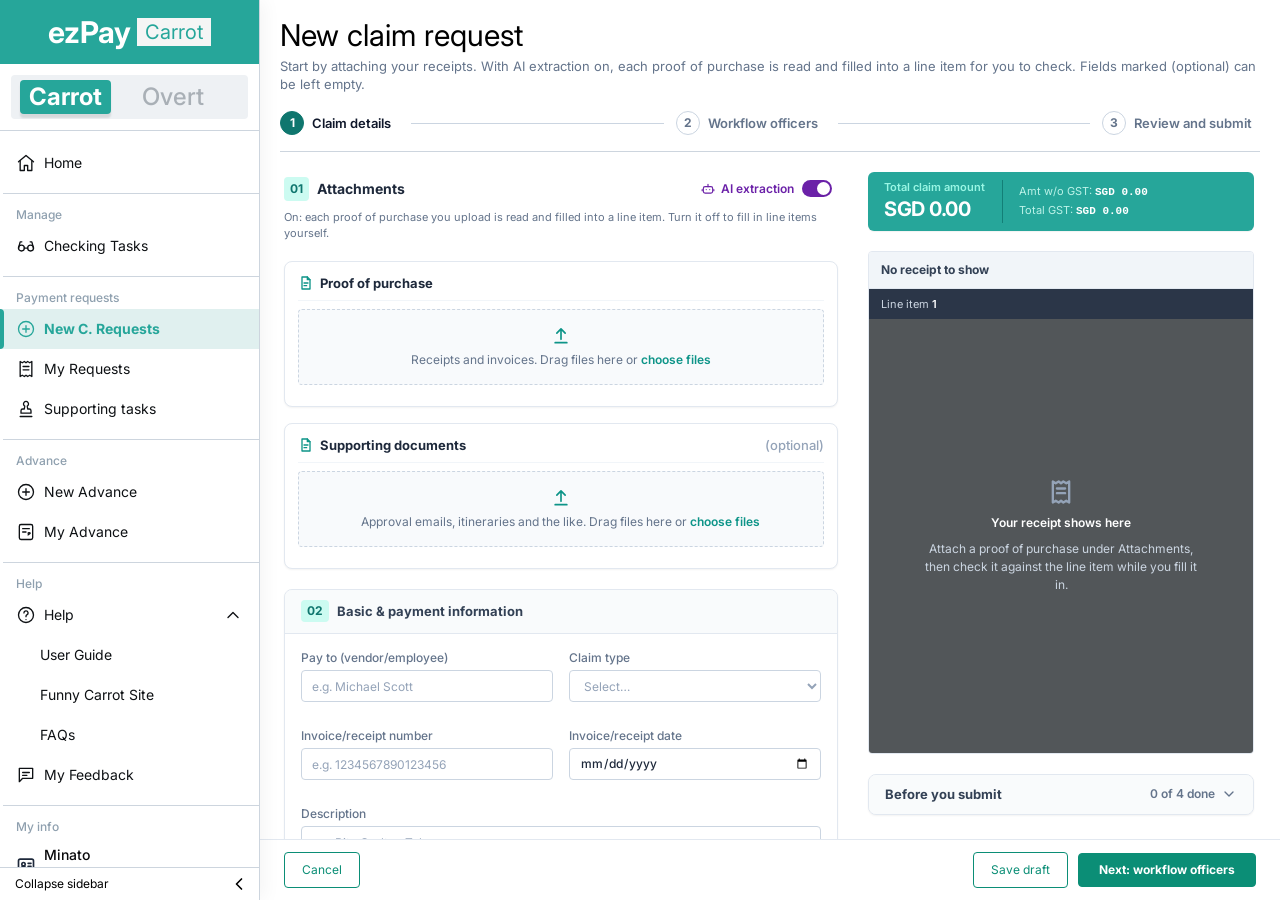
<file: prototypes/requestor-form/index.html>
<!DOCTYPE html>
<html lang="en">
<head>
<meta charset="UTF-8">
<meta name="viewport" content="width=device-width, initial-scale=1">
<title>ezPay · New claim request (Requestor view)</title>
<!--
  No Figma design for this screen: it's based on the AI Checker prototype
  (../ai-checker/index.html) and uses the same shell, sidebar and tokens.
  Prototype only: all data is mock data, nothing is sent or uploaded anywhere.
-->
<link rel="preconnect" href="https://fonts.googleapis.com">
<link rel="preconnect" href="https://fonts.gstatic.com" crossorigin>
<link href="https://fonts.googleapis.com/css2?family=Inter:wght@400;500;600;700;800;900&display=swap" rel="stylesheet">
<style>
  :root {
    /* Brand (from the ezPay shell) */
    --brand: #26a69a;
    --brand-dark: #00897b;
    --action: #0b8e76;
    --danger: #d7260f;

    /* Teal (AI checker accents) */
    --teal-900: #042f2e; --teal-800: #115e59; --teal-700: #0f766e; --teal-600: #0d9488;
    --teal-500: #14b8a6; --teal-300: #5eead4; --teal-200: #99f6e4; --teal-100: #ccfbf1; --teal-50: #f0fdfa;

    /* Slate (text, borders, surfaces) */
    --slate-900: #0f172a; --slate-800: #1e293b; --slate-700: #334155; --slate-600: #475569;
    --slate-500: #64748b; --slate-400: #94a3b8; --slate-300: #cbd5e1; --slate-200: #e2e8f0;
    --slate-100: #f1f5f9; --slate-50: #f8fafc;

    /* Status */
    --amber-900: #78350f; --amber-800: #92400e; --amber-700: #b45309; --amber-500: #f59e0b;
    --amber-300: #fcd34d; --amber-200: #fde68a; --amber-100: #fef3c7; --amber-50: #fffbeb;
    --red-800: #991b1b; --red-700: #b91c1c; --red-600: #dc2626; --red-200: #fecaca;
    --red-100: #fee2e2; --red-50: #fef2f2;
    --green-800: #065f46; --green-500: #10b981; --green-400: #34d399; --green-100: #d1fae5; --green-50: #ecfdf5;
    --purple-800: #6b21a8; --purple-100: #f3e8ff;

    /* Sidebar (d-Side menu component) */
    --nav-border: #cdd5de; --nav-text: #0e1114; --nav-section: #8fa0af; --nav-active-bg: #e0f0ef;

    --font: "Inter", system-ui, -apple-system, "Segoe UI", Roboto, sans-serif;
    --mono: ui-monospace, "SFMono-Regular", Menlo, Consolas, "Liberation Mono", monospace;
    --radius-sm: 4px; --radius: 8px;
    --shadow-xs: 0 1px 2px rgba(0,0,0,.05);
  }

  * { box-sizing: border-box; }
  [hidden] { display: none !important; } /* so `hidden` beats any display rule below */
  html, body { margin: 0; height: 100%; }
  body { font-family: var(--font); color: var(--slate-800); background: #fff; font-size: 12px; line-height: 16px; -webkit-font-smoothing: antialiased; }
  button { font: inherit; color: inherit; cursor: pointer; }
  svg.i { width: 16px; height: 16px; flex: none; fill: none; stroke: currentColor; stroke-width: 2; stroke-linecap: round; stroke-linejoin: round; }
  :focus-visible { outline: 2px solid var(--teal-500); outline-offset: 2px; }
  .sr-only { position: absolute; width: 1px; height: 1px; overflow: hidden; clip: rect(0 0 0 0); white-space: nowrap; }
  @media (prefers-reduced-motion: reduce) { *, *::before, *::after { transition: none !important; animation: none !important; } }

  /* ---------- App shell (same as the AI checker) ---------- */
  .app { display: grid; grid-template-columns: 260px 1fr; height: 100vh; height: 100dvh; transition: grid-template-columns .2s ease; }
  .app[data-sidebar="collapsed"] { grid-template-columns: 64px 1fr; }

  .sidebar { position: sticky; top: 0; height: 100vh; display: flex; flex-direction: column; background: #fff; border-right: 1px solid var(--nav-border); box-shadow: 6px 0 16px rgba(2,17,37,.04); overflow: hidden; z-index: 5; }
  .brand { background: var(--brand); height: 64px; display: flex; align-items: center; justify-content: center; gap: 6px; flex: none; }
  .brand-word { color: #fff; font-weight: 700; font-size: 30px; line-height: 20px; }
  .brand-chip { background: #f5f5f5; color: var(--brand); font-size: 20px; line-height: 20px; padding: 4px 8px; display: inline-flex; align-items: center; gap: 6px; }
  .role-switch { margin: 11px; background: #eef1f4; border-radius: 4px; padding: 5px 9px; display: flex; align-items: center; gap: 22px; flex: none; }
  .role { border: 0; background: transparent; font-size: 24px; line-height: 20px; font-weight: 500; color: rgba(97,108,118,.49); padding: 7px 9px; border-radius: 4px; }
  .role[aria-pressed="true"] { background: var(--brand); color: #fff; font-weight: 700; box-shadow: 0 4px 2px rgba(0,0,0,.1); }

  .nav { flex: 1; overflow-y: auto; padding-top: 12px; border-top: 1px solid var(--nav-border); }
  .nav-section { color: var(--nav-section); font-size: 12px; font-weight: 500; line-height: 20px; padding: 1px 16px; }
  .nav-link { position: relative; display: flex; align-items: center; gap: 8px; width: 100%; padding: 10px 16px; border: 0; background: transparent; text-align: left; font-size: 14px; line-height: 20px; color: var(--nav-text); text-decoration: none; }
  .nav-link svg.i { width: 20px; height: 20px; stroke-width: 1.6; }
  .nav-link:hover { background: var(--slate-50); }
  .nav-link[aria-current="page"] { background: var(--nav-active-bg); color: var(--brand); font-weight: 700; }
  .nav-link[aria-current="page"]::before { content: ""; position: absolute; left: 0; top: 0; bottom: 0; width: 4px; background: var(--brand); border-radius: 0 4px 4px 0; }
  .nav-sub { padding-left: 40px; }
  .nav-caret { margin-left: auto; transition: transform .15s; }
  .nav-link[aria-expanded="false"] .nav-caret { transform: rotate(180deg); }
  .nav-divider { height: 1px; background: var(--nav-border); margin: 10px 0 10px 3px; }
  .nav-me { display: flex; gap: 8px; align-items: center; padding: 10px 16px; }
  .nav-me b { display: block; font-weight: 500; font-size: 14px; line-height: 14px; margin-bottom: 4px; color: #09090b; }
  .nav-me span { color: #71717a; font-size: 14px; line-height: 14px; }
  .collapse-btn { flex: none; display: flex; align-items: center; justify-content: space-between; border: 0; border-top: 1px solid var(--nav-border); background: #fff; padding: 6px 10px 6px 15px; font-size: 12px; line-height: 20px; color: #000; }
  .collapse-btn svg.i { width: 20px; height: 20px; transition: transform .2s; }
  .app[data-sidebar="collapsed"] .label,
  .app[data-sidebar="collapsed"] .nav-section,
  .app[data-sidebar="collapsed"] .nav-sub,
  .app[data-sidebar="collapsed"] .nav-caret,
  .app[data-sidebar="collapsed"] .role-switch,
  .app[data-sidebar="collapsed"] .brand-chip,
  .app[data-sidebar="collapsed"] .nav-me div { display: none; }
  .app[data-sidebar="collapsed"] .brand-word { font-size: 18px; }
  .app[data-sidebar="collapsed"] .collapse-btn { justify-content: center; }
  .app[data-sidebar="collapsed"] .collapse-btn svg.i { transform: rotate(180deg); }

  /* ---------- Main ---------- */
  /* Main is locked to the viewport: page head on top, action bar at the bottom,
     and only the form column (and the summary panel, if it's taller) scroll in between. */
  .main { min-width: 0; min-height: 0; display: flex; flex-direction: column; overflow: hidden; }
  .page-head { flex: none; margin: 0 20px; padding: 17px 0 12px; border-bottom: 1px solid var(--nav-border); }
  .page-head h1 { margin: 0; font-size: 30px; line-height: 36px; font-weight: 400; color: #000; }
  .page-head p { margin: 4px 0 0; color: var(--slate-500); font-size: 13px; line-height: 18px; }

  .content { flex: 1; min-height: 0; margin: 0; padding: 0 24px 0 20px; display: grid; grid-template-columns: minmax(0, 1fr) clamp(320px, 40%, 512px); gap: 20px; }
  /* Small inline padding keeps focus outlines and card shadows from being clipped by the scroll box */
  .col-left { display: flex; flex-direction: column; gap: 20px; min-width: 0; min-height: 0; overflow-y: auto; padding: 20px 8px 24px 4px; }
  .col-left > * { flex-shrink: 0; } /* don't let cards squash to fit the scroll box */
  /* Keep absolutely positioned .sr-only labels inside their scroll box, or they stretch the page */
  .col-left, .side-panel { position: relative; }

  /* ---------- Stepper ---------- */
  .stepper { list-style: none; margin: 14px 0 0; padding: 0; display: flex; align-items: center; gap: 12px; }
  .stepper li { display: flex; align-items: center; gap: 12px; flex: 1 1 auto; min-width: 0; }
  .stepper li:last-child { flex: 0 1 auto; }
  .stepper li:not(:last-child)::after { content: ""; flex: 1; min-width: 16px; height: 1px; background: var(--slate-300); }
  .stepper li.done::after { background: var(--teal-500); }
  .step { display: flex; align-items: center; gap: 8px; border: 0; background: none; padding: 4px 8px 4px 0; border-radius: 4px; text-align: left; color: var(--slate-500); min-width: 0; }
  .step:hover:not([aria-current]) b { text-decoration: underline; }
  .step .dot { flex: none; width: 24px; height: 24px; border-radius: 50%; border: 1.5px solid var(--slate-300); background: #fff; display: inline-flex; align-items: center; justify-content: center; font-weight: 700; font-size: 12px; }
  .step .dot svg.i { width: 14px; height: 14px; stroke-width: 2.5; }
  .step b { display: block; font-size: 13px; line-height: 18px; font-weight: 600; white-space: nowrap; }
  .step small { display: block; font-size: 11px; line-height: 15px; color: var(--slate-500); white-space: nowrap; overflow: hidden; text-overflow: ellipsis; }
  .step[aria-current="step"] { color: var(--slate-900); cursor: default; }
  .step[aria-current="step"] .dot { background: var(--teal-700); border-color: var(--teal-700); color: #fff; }
  .step.done { color: var(--slate-700); }
  .step.done .dot { background: var(--teal-100); border-color: var(--teal-500); color: var(--teal-700); }
  .step-panel { display: flex; flex-direction: column; gap: 20px; }
  .step-panel > * { flex-shrink: 0; }
  .card-intro { margin: 0; padding: 14px 16px 0; color: var(--slate-600); font-size: 12px; line-height: 18px; }

  /* ---------- Review (laid out like the AI checker's claim view) ---------- */
  #review { display: flex; flex-direction: column; gap: 20px; }
  .rv-intro { margin: 0; color: var(--slate-600); font-size: 13px; line-height: 19px; }
  .rv-edit { font-size: 12px; }
  /* Read-only fields: label over value, rows split by a light rule, as in the checker */
  .rv-fields { display: grid; grid-template-columns: repeat(4, minmax(0, 1fr)); gap: 16px; padding: 16px; }
  .rv-field { display: flex; flex-direction: column; gap: 4px; min-width: 0; }
  .rv-field.rule { border-top: 1px solid var(--slate-100); padding-top: 13px; }
  .rv-field.span-4 { grid-column: 1 / -1; }
  .f-value { color: var(--slate-800); font-weight: 500; overflow-wrap: anywhere; }
  .f-value.empty { color: var(--slate-400); font-weight: 400; }

  /* Collapsed line item */
  .item-summary { width: 100%; text-align: left; display: grid; grid-template-columns: 24px minmax(0, 1.6fr) minmax(0, 1.2fr) auto; gap: 16px; align-items: center; padding: 17px; background: #fff; border: 1px solid var(--slate-200); border-radius: var(--radius); box-shadow: 0 1px 1px rgba(0,0,0,.05); transition: border-color .15s; }
  .item-summary:hover { border-color: var(--teal-300); }
  .item-summary .num { text-align: center; font-weight: 700; color: var(--slate-400); }
  .item-summary .what { display: flex; flex-direction: column; align-items: flex-start; gap: 4px; min-width: 0; }
  .item-summary .coding { color: var(--slate-500); font-size: 11px; line-height: 15px; overflow-wrap: anywhere; }
  .item-summary .amounts { text-align: right; white-space: nowrap; color: var(--slate-400); font-size: 11px; }
  .item-summary .amounts b { display: block; color: var(--slate-800); font-size: 14px; line-height: 20px; white-space: nowrap; }
  .chip { display: inline-block; font-size: 11px; font-weight: 500; padding: 2px 6px; border-radius: 4px; background: var(--slate-100); color: var(--slate-600); }
  .item-title { font-size: 14px; line-height: 20px; font-weight: 600; color: var(--slate-800); }
  .rv-receipt { display: inline-flex; align-items: center; gap: 4px; font-size: 11px; color: var(--green-800); }
  .rv-receipt.none { color: var(--amber-800); }
  .rv-receipt svg.i { width: 12px; height: 12px; }

  /* Expanded line item */
  .item-open { border: 2px solid var(--teal-300); border-radius: var(--radius); overflow: hidden; background: #fff; }
  .item-close { border: 0; background: none; color: var(--slate-500); padding: 4px; border-radius: 4px; display: inline-flex; }
  .item-close:hover { background: var(--teal-100); }
  .rv-open-body { display: grid; grid-template-columns: 1fr 1fr; gap: 16px; padding: 16px; background: rgba(248,250,252,.4); }
  .rv-col { display: flex; flex-direction: column; gap: 16px; min-width: 0; }
  .box { background: #fff; border: 1px solid var(--slate-200); border-radius: 4px; }
  .amount-box { padding: 13px; display: flex; flex-direction: column; gap: 8px; }
  .amount-row { display: flex; align-items: baseline; justify-content: space-between; gap: 8px; }
  .amount-row span { color: var(--slate-500); font-weight: 500; }
  .amount-row b { font-size: 16px; line-height: 24px; color: var(--slate-900); white-space: nowrap; }
  .amount-split { display: grid; grid-template-columns: repeat(3, 1fr); gap: 8px; border-top: 1px solid var(--slate-100); padding-top: 5px; font-size: 11px; line-height: 16.5px; }
  .amount-split span { display: block; color: var(--slate-400); }
  .amount-split b { color: var(--slate-700); font-weight: 600; }
  .desc-box { padding: 9px; font-weight: 500; line-height: 19.5px; }
  .pair { display: grid; grid-template-columns: 1fr 1fr; gap: 8px; }
  .coding-box { padding: 11px; display: flex; flex-direction: column; gap: 6px; font-size: 11px; }
  .coding-box div { display: flex; justify-content: space-between; gap: 12px; }
  .coding-box span { color: var(--slate-400); flex: none; }
  .coding-box b { font-weight: 500; text-align: right; }
  .coding-box b.empty { color: var(--slate-400); font-weight: 400; }
  .rv-file-btn { width: 100%; display: flex; align-items: center; justify-content: space-between; gap: 8px; padding: 9px; background: rgba(248,250,252,.5); border: 1px solid var(--slate-200); border-radius: 4px; text-align: left; }
  .rv-file-btn:hover { border-color: var(--teal-300); }
  .rv-file-btn[aria-pressed="true"] { background: rgba(240,253,250,.5); border: 2px solid var(--teal-500); padding: 8px; }
  .rv-file-btn .file-end { color: var(--slate-400); display: inline-flex; }
  .rv-file-btn[aria-pressed="true"] .file-end { color: var(--teal-700); }
  .rv-none { color: var(--slate-400); font-size: 12px; }

  /* ---------- Section cards ---------- */
  .card { background: #fff; border: 1px solid var(--slate-200); border-radius: var(--radius); box-shadow: var(--shadow-xs); overflow: hidden; scroll-margin-top: 16px; }
  .card-head { display: flex; align-items: center; justify-content: space-between; padding: 10px 16px 11px; background: rgba(248,250,252,.8); border-bottom: 1px solid var(--slate-200); }
  .sec-title { display: flex; align-items: center; gap: 8px; margin: 0; font-size: 13px; line-height: 18px; font-weight: 700; color: var(--slate-700); }
  .sec-num { background: var(--teal-100); color: var(--teal-700); font-weight: 700; font-size: 12px; padding: 2px 6px; border-radius: 4px; letter-spacing: 0; }
  .card-meta { color: var(--slate-400); font-weight: 500; }
  .fields { display: grid; grid-template-columns: repeat(4, minmax(0, 1fr)); gap: 16px; padding: 16px; align-items: start; }
  /* Each field spans 3 rows (label, control, error) of a subgrid, so inputs in a row line up
     even when one label wraps onto two lines */
  .field { display: grid; grid-row: span 3; grid-template-rows: subgrid; row-gap: 4px; align-content: start; min-width: 0; }
  .field .f-label { align-self: end; }
  .field.span-2 { grid-column: span 2; }
  .field.span-3 { grid-column: span 3; }
  .field.span-4 { grid-column: 1 / -1; }
  .f-label { color: var(--slate-500); font-size: 12px; font-weight: 500; }
  .f-error { color: var(--red-700); font-size: 11px; line-height: 15px; }

  /* ---------- Form controls ---------- */
  .input { width: 100%; min-width: 0; height: 32px; border: 1px solid var(--slate-300); border-radius: var(--radius-sm); padding: 0 10px; font: inherit; font-weight: 500; color: var(--slate-800); background: #fff; }
  .input::placeholder { color: var(--slate-400); font-weight: 400; }
  .input:hover { border-color: var(--slate-400); }
  .input:focus-visible { outline-offset: 0; border-color: var(--teal-500); }
  select.input { padding-right: 4px; }
  select.input:has(option[value=""]:checked) { color: var(--slate-400); font-weight: 400; }
  .affix-wrap { display: flex; align-items: stretch; height: 32px; border: 1px solid var(--slate-300); border-radius: var(--radius-sm); background: #fff; }
  .affix-wrap:hover { border-color: var(--slate-400); }
  .affix-wrap:focus-within { outline: 2px solid var(--teal-500); border-color: var(--teal-500); }
  .affix { display: inline-flex; align-items: center; padding: 0 8px; background: var(--slate-50); border-right: 1px solid var(--slate-200); color: var(--slate-500); font-weight: 600; font-size: 11px; border-radius: 3px 0 0 3px; }
  .affix-wrap .input { border: 0; height: 30px; text-align: right; font-family: var(--mono); }
  .affix-wrap .input:focus-visible { outline: none; }
  .field[data-invalid] .input, .field[data-invalid] .affix-wrap { border-color: var(--red-600); }
  .field[data-invalid] .affix-wrap .input { border: 0; }

  /* ---------- Line items ---------- */
  .items-head { display: flex; align-items: center; justify-content: space-between; padding-top: 4px; scroll-margin-top: 16px; }
  .items-head .sec-title { font-size: 14px; line-height: 20px; color: var(--slate-800); }
  .total-pill { background: rgba(15,118,110,.1); border: 1px solid rgba(13,148,136,.2); color: var(--teal-700); font-weight: 700; padding: 5px 11px; border-radius: 4px; }
  .items { display: flex; flex-direction: column; gap: 20px; }
  .line { border: 1px solid var(--slate-200); border-radius: var(--radius); background: #fff; box-shadow: var(--shadow-xs); overflow: hidden; scroll-margin-top: 16px; }
  .line-strip { display: flex; align-items: center; justify-content: space-between; gap: 12px; padding: 10px 16px 11px; background: rgba(240,253,250,.9); border-bottom: 1px solid var(--teal-200); flex-wrap: wrap; }
  .strip-left, .strip-right { display: flex; align-items: center; gap: 8px; flex-wrap: wrap; }
  .strip-num { background: var(--teal-700); color: #fff; font-weight: 700; padding: 2px 6px; border-radius: 4px; }
  .strip-title { margin: 0; font-size: 14px; line-height: 20px; font-weight: 700; color: var(--slate-800); }
  .tag-teal { background: var(--teal-100); color: var(--teal-700); font-size: 11px; font-weight: 500; padding: 2px 8px; border-radius: 4px; }
  .line-total { font-weight: 700; color: var(--slate-800); font-size: 14px; line-height: 20px; }
  .line-total.empty { color: var(--slate-400); font-weight: 500; font-size: 12px; }
  .btn-remove { border: 0; background: none; color: var(--red-700); font-weight: 500; display: inline-flex; align-items: center; gap: 4px; padding: 4px 6px; border-radius: 4px; }
  .btn-remove:hover { background: var(--red-50); }
  .btn-remove svg.i { width: 14px; height: 14px; }
  .group + .group { border-top: 1px solid var(--slate-100); }
  .group-title { margin: 0; padding: 14px 16px 0; color: var(--slate-700); font-size: 12px; font-weight: 700; }
  .group-head { display: flex; align-items: center; justify-content: space-between; gap: 8px 12px; padding: 10px 16px 0; flex-wrap: wrap; }
  .group-head .group-title { padding: 4px 0 0; }
  .tpl-actions { display: flex; align-items: center; gap: 12px; flex-wrap: wrap; }
  .tpl-actions select.input { width: auto; max-width: 220px; height: 28px; font-size: 11px; }
  .tpl-actions .link-btn { font-size: 11px; }
  .tpl-values { margin: 0; padding: 9px 11px; display: grid; grid-template-columns: auto 1fr; gap: 4px 12px; background: var(--slate-50); border: 1px solid var(--slate-200); border-radius: 4px; font-size: 11px; line-height: 16px; }
  .tpl-values dt { color: var(--slate-500); }
  .tpl-values dd { margin: 0; color: var(--slate-800); font-weight: 500; }
  .group .fields { padding-top: 10px; }
  .gst-note { grid-column: 1 / -1; margin: -4px 0 0; color: var(--slate-500); font-size: 11px; }
  .add-item { align-self: flex-start; display: inline-flex; align-items: center; gap: 6px; border: 1px dashed var(--teal-500); background: var(--teal-50); color: var(--teal-700); font-weight: 600; border-radius: var(--radius-sm); padding: 8px 14px; }
  .add-item:hover { background: var(--teal-100); }

  /* Compact line rows: every line item except the open one (step 1 and the review) */
  .items { gap: 8px; }
  .items > .line, .items > .item-open { margin: 8px 0; }
  .items > :first-child { margin-top: 0; }
  .line-row { width: 100%; display: grid; grid-template-columns: 24px minmax(0, 1fr) auto auto 16px; gap: 12px; align-items: center; padding: 10px 14px; background: #fff; border: 1px solid var(--slate-200); border-radius: var(--radius); box-shadow: 0 1px 1px rgba(0,0,0,.05); text-align: left; transition: border-color .15s; }
  .line-row:hover { border-color: var(--teal-300); }
  .line-row .num { text-align: center; font-weight: 700; color: var(--slate-400); }
  .lr-main { display: flex; flex-direction: column; gap: 2px; min-width: 0; }
  .lr-top { display: flex; align-items: center; gap: 8px; min-width: 0; }
  .lr-top .chip { flex: none; }
  .lr-desc { font-weight: 600; color: var(--slate-800); overflow: hidden; text-overflow: ellipsis; white-space: nowrap; min-width: 0; }
  .lr-sub { font-size: 11px; line-height: 15px; color: var(--slate-500); overflow: hidden; text-overflow: ellipsis; white-space: nowrap; }
  .lr-status { font-size: 11px; line-height: 16px; font-weight: 600; padding: 2px 8px; border-radius: 4px; white-space: nowrap; }
  .lr-status.missing { background: var(--amber-100); color: var(--amber-800); }
  .lr-status.missing.err { background: var(--red-100); color: var(--red-800); }
  .lr-status.ai { background: var(--purple-100); color: var(--purple-800); }
  .lr-status.ok { background: var(--green-100); color: var(--green-800); }
  .lr-amount { font-weight: 700; color: var(--slate-800); white-space: nowrap; text-align: right; min-width: 96px; }
  .lr-amount.empty { color: var(--slate-400); font-weight: 500; }
  .lr-chev { color: var(--slate-400); }
  .line-foot { display: flex; justify-content: flex-end; gap: 8px; padding: 12px 16px; border-top: 1px solid var(--slate-100); }
  .line-foot .btn-outline { display: inline-flex; align-items: center; gap: 4px; padding: 7px 12px 7px 14px; }
  .line-foot .btn-plain { padding: 7px 14px; }

  /* Search and filters above the line list (from 4 line items) */
  .line-tools { display: flex; align-items: center; gap: 8px 12px; flex-wrap: wrap; }
  .lt-search { position: relative; flex: 1 1 220px; max-width: 320px; }
  .lt-search svg.i { position: absolute; left: 9px; top: 8px; width: 15px; height: 15px; color: var(--slate-400); pointer-events: none; }
  .lt-search .input { padding-left: 30px; }
  .filters { display: flex; gap: 4px; flex-wrap: wrap; }
  .filter { border: 1px solid transparent; background: transparent; color: var(--slate-600); font-size: 12px; line-height: 16px; padding: 5px 10px; border-radius: 4px; }
  .filter:hover { background: var(--slate-50); }
  .filter[aria-pressed="true"] { background: var(--teal-50); border-color: var(--teal-300); color: var(--teal-800); font-weight: 600; }
  .filter .cnt { color: var(--slate-400); font-weight: 500; margin-left: 2px; }
  .lt-count { margin-left: auto; color: var(--slate-500); font-size: 12px; }
  .lt-empty { margin: 0; padding: 16px; border: 1px dashed var(--slate-300); border-radius: var(--radius); color: var(--slate-600); text-align: center; }

  /* ---------- Attachments ---------- */
  .attachments { display: grid; grid-template-columns: 1fr 1fr; gap: 16px; }
  .att-box { padding: 13px; display: flex; flex-direction: column; gap: 8px; }
  .att-box h3 { margin: 0; padding-bottom: 9px; border-bottom: 1px solid var(--slate-100); display: flex; align-items: center; gap: 6px; font-size: 13px; font-weight: 700; color: var(--slate-800); }
  .att-box h3 svg.i { color: var(--teal-600); }
  .att-box h3 .card-meta { margin-left: auto; font-weight: 500; }
  .dropzone { border: 1px dashed var(--slate-300); border-radius: var(--radius-sm); background: var(--slate-50); padding: 16px 12px; display: flex; flex-direction: column; align-items: center; gap: 6px; text-align: center; color: var(--slate-500); transition: background .15s, border-color .15s; }
  .dropzone svg.i { width: 20px; height: 20px; color: var(--teal-600); }
  .dropzone.over { background: var(--teal-50); border-color: var(--teal-500); }
  .att-box[data-invalid] .dropzone { border-color: var(--red-600); background: var(--red-50); }
  .link-btn { border: 0; background: none; padding: 0; color: var(--teal-600); font-weight: 600; display: inline-flex; align-items: center; gap: 4px; }
  .link-btn:hover { text-decoration: underline; }
  .file-list { display: flex; flex-direction: column; gap: 8px; }
  .file { display: flex; align-items: center; justify-content: space-between; gap: 8px; padding: 9px; background: rgba(248,250,252,.5); border: 1px solid var(--slate-200); border-radius: 4px; }
  .file-start { display: flex; align-items: center; gap: 8px; min-width: 0; }
  .file-start > span:last-child { min-width: 0; }
  .pdf { background: var(--red-100); color: var(--red-700); font-size: 9px; line-height: 13.5px; font-weight: 700; padding: 0 4px; border-radius: 4px; flex: none; text-transform: uppercase; }
  .file-name { font-weight: 600; color: var(--slate-800); display: block; overflow: hidden; text-overflow: ellipsis; white-space: nowrap; }
  .file-sub { font-size: 10px; line-height: 15px; color: var(--slate-400); display: block; }
  .icon-btn { border: 0; background: none; padding: 4px; color: var(--slate-500); border-radius: 4px; display: inline-flex; flex: none; }
  .icon-btn:hover { background: rgba(0,0,0,.06); color: var(--red-700); }
  .icon-btn svg.i { width: 14px; height: 14px; }
  .file-actions { display: flex; align-items: center; gap: 4px; flex: none; }
  .file-actions .link-btn { font-size: 11px; padding: 4px; }
  .file-sub .linked { color: var(--teal-700); font-weight: 500; }
  .file-sub .reading { color: var(--purple-800); font-weight: 500; display: inline-flex; align-items: center; gap: 4px; }
  .file-sub .reading svg.i { width: 11px; height: 11px; animation: spin 1s linear infinite; }
  @keyframes spin { to { transform: rotate(360deg); } }

  /* ---------- AI extraction ---------- */
  .switch { display: inline-flex; align-items: center; gap: 6px; border: 0; background: none; padding: 4px 6px; border-radius: 4px; color: var(--slate-500); font-weight: 600; font-size: 12px; }
  .switch:hover { background: var(--slate-50); }
  .switch svg.i { width: 14px; height: 14px; }
  .switch[aria-checked="true"] { color: var(--purple-800); }
  .switch .track { position: relative; width: 30px; height: 17px; margin-left: 2px; border-radius: 9px; background: var(--slate-300); transition: background .15s; }
  .switch .track::after { content: ""; position: absolute; top: 2px; left: 2px; width: 13px; height: 13px; border-radius: 50%; background: #fff; box-shadow: var(--shadow-xs); transition: transform .15s; }
  .switch[aria-checked="true"] .track { background: var(--purple-800); }
  .switch[aria-checked="true"] .track::after { transform: translateX(13px); }
  .sec-note { margin: -12px 0 0; color: var(--slate-500); font-size: 11px; line-height: 16px; }
  .ai-tag { display: inline-flex; align-items: center; gap: 3px; margin-left: 6px; background: var(--purple-100); color: var(--purple-800); font-size: 9px; line-height: 13px; font-weight: 700; letter-spacing: .3px; padding: 0 5px; border-radius: 4px; vertical-align: 1px; }
  .ai-tag svg.i { width: 10px; height: 10px; }

  /* ---------- Summary panel (right) ---------- */
  .side-panel { display: flex; flex-direction: column; gap: 20px; min-width: 0; min-height: 0; overflow-y: auto; padding: 20px 2px 24px; container-type: inline-size; }
  @container (max-width: 360px) { .side-panel .total-banner .big { border-right: 0; padding-right: 0; } }
  .side-panel > * { flex-shrink: 0; }

  /* Receipt viewer: same look as the AI checker's document viewer; fills the panel's height */
  .doc { flex: 1 1 auto; min-height: 320px; display: flex; flex-direction: column; border-radius: 4px; overflow: hidden; border: 1px solid var(--slate-200); }
  .doc-tab { flex: none; background: var(--slate-100); border-bottom: 1px solid var(--slate-200); padding: 8px 12px 9px; display: flex; align-items: center; justify-content: space-between; gap: 8px; min-height: 37px; }
  .doc-tab .name { display: flex; align-items: center; gap: 8px; min-width: 0; font-weight: 700; color: var(--slate-700); }
  .doc-tab .name span:last-child { overflow: hidden; text-overflow: ellipsis; white-space: nowrap; }
  .doc-tab .pdf { background: var(--red-600); color: #fff; line-height: 16px; }
  .doc-tab .icon-btn:hover { color: var(--slate-800); }
  .doc-toolbar { flex: none; background: #2b3648; color: var(--slate-300); padding: 6px 12px; min-height: 30px; display: flex; align-items: center; justify-content: space-between; gap: 8px; font-size: 11px; }
  .doc-for { overflow: hidden; text-overflow: ellipsis; white-space: nowrap; }
  .doc-for b { color: #fff; font-weight: 600; }
  .doc-toolbar .zoom { display: flex; align-items: center; gap: 8px; flex: none; }
  .doc-toolbar .zoom button { border: 0; background: none; color: var(--slate-300); font-weight: 700; font-size: 14px; line-height: 14px; padding: 0 4px; }
  .doc-toolbar .zoom button:hover { color: #fff; }
  .doc-toolbar .icon-btn { padding: 0 0 0 4px; }
  .doc-canvas { flex: 1; min-height: 0; background: #525659; overflow: auto; padding: 16px; display: flex; }
  .doc-canvas img { display: block; margin: 0 auto; align-self: flex-start; max-width: none; background: #fff; box-shadow: 0 20px 25px -5px rgba(0,0,0,.1), 0 8px 10px -6px rgba(0,0,0,.1); }
  .doc-canvas iframe { flex: 1; width: 100%; border: 0; background: #fff; }
  .doc-canvas.has-frame { padding: 0; }
  .no-preview { margin: auto; max-width: 34ch; text-align: center; color: var(--slate-300); font-size: 12px; line-height: 18px; display: flex; flex-direction: column; align-items: center; gap: 8px; }
  .no-preview svg.i { width: 28px; height: 28px; color: var(--slate-400); }
  .no-preview b { color: #fff; font-weight: 600; }
  .no-preview .link-btn { color: var(--teal-300); }
  .doc-reading { flex: none; display: flex; align-items: center; gap: 6px; padding: 6px 12px; background: var(--purple-100); color: var(--purple-800); font-size: 11px; font-weight: 600; }
  .doc-reading svg.i { width: 12px; height: 12px; animation: spin 1s linear infinite; }

  /* The line item the viewer is showing */
  .line { transition: border-color .15s, box-shadow .15s; }
  .line.active { border-color: var(--teal-300); box-shadow: 0 0 0 1px var(--teal-300); }
  .file.viewing { background: rgba(240,253,250,.5); border-color: var(--teal-500); box-shadow: inset 0 0 0 1px var(--teal-500); }
  .file-open { border: 0; background: none; padding: 0; text-align: left; min-width: 0; flex: 1; }
  .file-open:hover .file-name { color: var(--teal-700); text-decoration: underline; }

  /* Collapsible checklist under the viewer */
  .ck-card summary { list-style: none; cursor: pointer; border-bottom: 0; }
  .ck-card summary::-webkit-details-marker { display: none; }
  .ck-card[open] summary { border-bottom: 1px solid var(--slate-200); }
  .ck-progress { display: inline-flex; align-items: center; gap: 6px; color: var(--slate-500); font-weight: 600; }
  .ck-progress.all { color: var(--green-800); }
  .ck-card .chev { transition: transform .15s; }
  .ck-card[open] .chev { transform: rotate(180deg); }
  .total-banner { background: var(--brand); border-radius: 6px; padding: 8px 16px; display: flex; align-items: center; gap: 16px; color: #fff; box-shadow: 0 1px 1px rgba(0,0,0,.05); flex-wrap: wrap; }
  .total-banner .big { border-right: 1px solid rgba(15,118,110,.8); padding-right: 17px; }
  .total-banner .big span { display: block; color: var(--teal-200); font-size: 11px; line-height: 15px; font-weight: 600; }
  .total-banner .big b { font-size: 20px; line-height: 28px; letter-spacing: -.5px; white-space: nowrap; }
  .total-banner .split { font-size: 11px; line-height: 17.88px; color: rgba(204,251,241,.9); }
  .total-banner .split code { font-family: var(--mono); font-weight: 700; color: #fff; }
  .other-cur { margin: -8px 0 0; padding: 9px 11px; background: var(--slate-50); border: 1px solid var(--slate-200); border-radius: 4px; color: var(--slate-600); font-size: 11px; line-height: 16.5px; }
  .other-cur code { font-family: var(--mono); font-weight: 700; color: var(--slate-800); }
  .checklist { list-style: none; margin: 0; padding: 8px; display: flex; flex-direction: column; gap: 2px; }
  .ck { width: 100%; border: 0; background: none; display: flex; align-items: flex-start; gap: 10px; padding: 8px; border-radius: 4px; text-align: left; }
  .ck:hover { background: var(--slate-50); }
  .ck svg.i { margin-top: 1px; color: var(--slate-300); }
  .ck.done svg.i { color: var(--green-500); }
  .ck b { display: block; font-weight: 600; color: var(--slate-800); }
  .ck.done b { color: var(--slate-500); font-weight: 500; }
  .ck-sub { display: block; margin-top: 2px; font-size: 11px; line-height: 15px; color: var(--slate-500); }

  /* ---------- Footer / dialogs / toast ---------- */
  .actionbar { position: sticky; bottom: 0; flex: none; margin-top: auto; background: #fff; border-top: 1px solid var(--slate-200); padding: 12px 24px; display: flex; align-items: center; justify-content: space-between; gap: 10px; z-index: 4; }
  .btn-outline { background: #fff; border: 1px solid var(--action); color: var(--action); border-radius: 4px; padding: 9px 17px; }
  .btn-outline:hover { background: var(--teal-50); }
  .btn-verify { background: var(--action); border: 1px solid var(--action); color: #fff; border-radius: 4px; padding: 8px 20px; font-weight: 700; }
  .btn-verify:hover { background: #087a65; }
  .btn-reject { background: #fff; border: 1px solid var(--danger); color: var(--danger); border-radius: 4px; padding: 8px 20px; font-weight: 700; }
  .decisions { display: flex; gap: 10px; align-items: center; }
  .decision-hint { color: var(--slate-500); margin-right: 8px; }
  .decision-hint.err { color: var(--red-700); font-weight: 600; }

  dialog { border: 0; border-radius: var(--radius); padding: 0; width: min(440px, calc(100vw - 32px)); box-shadow: 0 20px 25px -5px rgba(0,0,0,.15); }
  dialog::backdrop { background: rgba(15,23,42,.4); }
  .dlg { padding: 20px; display: flex; flex-direction: column; gap: 12px; font-size: 13px; line-height: 19px; }
  .dlg h2 { margin: 0; font-size: 16px; line-height: 22px; color: var(--slate-900); display: flex; align-items: center; gap: 8px; }
  .dlg h2 svg.i { color: var(--green-500); width: 20px; height: 20px; }
  .dlg p { margin: 0; color: var(--slate-600); }
  .dlg code { font-family: var(--mono); font-weight: 700; color: var(--slate-900); }
  .dlg-actions { display: flex; justify-content: flex-end; gap: 8px; padding-top: 4px; flex-wrap: wrap; }
  .btn-plain { background: #fff; border: 1px solid var(--slate-300); color: var(--slate-700); border-radius: 4px; padding: 8px 16px; }

  .toast { position: fixed; left: 50%; bottom: 80px; transform: translate(-50%, 12px); background: var(--slate-800); color: #fff; padding: 10px 16px; border-radius: 6px; font-size: 13px; opacity: 0; pointer-events: none; transition: opacity .2s, transform .2s; z-index: 20; }
  .toast.show { opacity: 1; transform: translate(-50%, 0); }

  /* ---------- Responsive ---------- */
  @media (max-width: 1280px) {
    .fields { grid-template-columns: repeat(2, minmax(0, 1fr)); }
    .field.span-3 { grid-column: 1 / -1; }
    .attachments { grid-template-columns: 1fr; }
    .step small { display: none; }
    .rv-fields { grid-template-columns: repeat(2, minmax(0, 1fr)); }
    .rv-open-body { grid-template-columns: 1fr; }
    .item-summary { grid-template-columns: 32px 1fr; }
    .item-summary .what, .item-summary .coding, .item-summary .amounts { grid-column: 2; text-align: left; }
    /* Line rows: the status chip drops under the description */
    .line-row { grid-template-columns: 24px minmax(0, 1fr) auto 16px; row-gap: 6px; }
    .line-row .num { grid-row: span 2; }
    .lr-status { grid-column: 2; grid-row: 2; justify-self: start; }
    .lr-amount { grid-column: 3; grid-row: 1; min-width: 0; }
    .lr-chev { grid-column: 4; grid-row: 1; }
  }
  @media (max-width: 860px) {
    .app, .app[data-sidebar="collapsed"] { grid-template-columns: 1fr; }
    .sidebar { display: none; }
    /* Small screens: back to normal page scrolling, summary stacks under the form */
    .app { height: auto; min-height: 100vh; }
    .main { overflow: visible; }
    .page-head { margin: 0 16px; }
    .content { grid-template-columns: minmax(0, 1fr); padding: 16px; gap: 24px; }
    .col-left, .side-panel { overflow: visible; padding: 0; }
    .doc { flex: none; height: min(640px, calc(100vh - 160px)); }
    .actionbar { padding: 12px 16px; }
  }
  @media (max-width: 520px) {
    .fields, .rv-fields { grid-template-columns: minmax(0, 1fr); }
    .stepper { gap: 6px; }
    .stepper li { gap: 6px; }
    .step b { font-size: 12px; }
    .field.span-2 { grid-column: auto; }
    .actionbar { flex-wrap: wrap; }
    .decision-hint { flex-basis: 100%; margin: 0; }
    .decisions { flex-wrap: wrap; }
  }
</style>
</head>
<body>

<!-- Icon sprite (stand-ins for the Figma icon assets, same set as the AI checker) -->
<svg width="0" height="0" style="position:absolute" aria-hidden="true">
  <defs>
    <symbol id="i-home" viewBox="0 0 24 24"><path d="M3 10.5 12 3l9 7.5"/><path d="M5 9.5V21h5v-6h4v6h5V9.5"/></symbol>
    <symbol id="i-glasses" viewBox="0 0 24 24"><circle cx="6.5" cy="14.5" r="3.5"/><circle cx="17.5" cy="14.5" r="3.5"/><path d="M10 14.5h4M3 14.5 5 7h2M21 14.5 19 7h-2"/></symbol>
    <symbol id="i-plus-circle" viewBox="0 0 24 24"><circle cx="12" cy="12" r="9"/><path d="M12 8v8M8 12h8"/></symbol>
    <symbol id="i-receipt" viewBox="0 0 24 24"><path d="M5 3v18l2.5-1.5L10 21l2-1.5 2 1.5 2.5-1.5L19 21V3l-2.5 1.5L14 3l-2 1.5L10 3 7.5 4.5z"/><path d="M8.5 9h7M8.5 13h7"/></symbol>
    <symbol id="i-stamp" viewBox="0 0 24 24"><path d="M5 21h14M6 17h12v-3a2 2 0 0 0-2-2h-2l-.5-3.5a3 3 0 1 0-3 0L10 12H8a2 2 0 0 0-2 2z"/></symbol>
    <symbol id="i-quote" viewBox="0 0 24 24"><rect x="4" y="3" width="16" height="18" rx="2"/><path d="M8 8h8M8 12h4M14.5 15.5c0-1 2.5-1 2.5-2s-2.5-1-2.5 0"/></symbol>
    <symbol id="i-help" viewBox="0 0 24 24"><circle cx="12" cy="12" r="9"/><path d="M9.5 9.5a2.5 2.5 0 1 1 3.5 2.3c-.6.3-1 .9-1 1.6V14"/><path d="M12 17.5h.01"/></symbol>
    <symbol id="i-chat" viewBox="0 0 24 24"><path d="M4 4h16v12H8l-4 4z"/><path d="M8 9h8M8 12.5h5"/></symbol>
    <symbol id="i-id" viewBox="0 0 24 24"><rect x="3" y="5" width="18" height="14" rx="2"/><circle cx="9" cy="11" r="2"/><path d="M6 16c.5-1.5 1.7-2 3-2s2.5.5 3 2M14.5 10H18M14.5 13.5H18"/></symbol>
    <symbol id="i-chev-up" viewBox="0 0 24 24"><path d="m6 15 6-6 6 6"/></symbol>
    <symbol id="i-chev-left" viewBox="0 0 24 24"><path d="m15 6-6 6 6 6"/></symbol>
    <symbol id="i-file" viewBox="0 0 24 24"><path d="M14 3H6v18h12V7z"/><path d="M14 3v4h4M9 12h6M9 16h4"/></symbol>
    <symbol id="i-x" viewBox="0 0 24 24"><path d="M6 6l12 12M18 6 6 18"/></symbol>
    <symbol id="i-check" viewBox="0 0 24 24"><path d="m5 12.5 4.5 4.5L19 7.5"/></symbol>
    <symbol id="i-check-circle" viewBox="0 0 24 24"><circle cx="12" cy="12" r="9"/><path d="m8.5 12.3 2.4 2.4 4.8-5"/></symbol>
    <symbol id="i-circle" viewBox="0 0 24 24"><circle cx="12" cy="12" r="9"/></symbol>
    <symbol id="i-plus" viewBox="0 0 24 24"><path d="M12 5v14M5 12h14"/></symbol>
    <symbol id="i-trash" viewBox="0 0 24 24"><path d="M4 7h16M10 11v6M14 11v6M6 7l1 13h10l1-13M9 7V4h6v3"/></symbol>
    <symbol id="i-upload" viewBox="0 0 24 24"><path d="M12 16V4M7 8.5l5-5 5 5M5 20h14"/></symbol>
    <symbol id="i-clip" viewBox="0 0 24 24"><path d="m20 11.5-7.8 7.8a5 5 0 0 1-7.1-7.1l8.5-8.5a3.3 3.3 0 0 1 4.7 4.7l-8.5 8.5a1.7 1.7 0 0 1-2.4-2.4l7.8-7.8"/></symbol>
    <symbol id="i-external" viewBox="0 0 24 24"><path d="M14 4h6v6M20 4l-9 9"/><path d="M18 14v5a1 1 0 0 1-1 1H5a1 1 0 0 1-1-1V7a1 1 0 0 1 1-1h5"/></symbol>
    <symbol id="i-expand" viewBox="0 0 24 24"><path d="M4 9V4h5M20 9V4h-5M4 15v5h5M20 15v5h-5"/></symbol>
    <symbol id="i-search" viewBox="0 0 24 24"><circle cx="11" cy="11" r="7"/><path d="m20 20-3.5-3.5"/></symbol>
    <symbol id="i-chev-right" viewBox="0 0 24 24"><path d="m9 6 6 6-6 6"/></symbol>
    <symbol id="i-eye" viewBox="0 0 24 24"><path d="M2 12s3.5-7 10-7 10 7 10 7-3.5 7-10 7S2 12 2 12z"/><circle cx="12" cy="12" r="3"/></symbol>
    <symbol id="i-chev-down" viewBox="0 0 24 24"><path d="m6 9 6 6 6-6"/></symbol>
    <symbol id="i-bot" viewBox="0 0 24 24"><rect x="4" y="8" width="16" height="11" rx="3"/><path d="M12 4v4M9 13h.01M15 13h.01M2 13v2M22 13v2"/></symbol>
    <symbol id="i-rotate" viewBox="0 0 24 24"><path d="M20 12a8 8 0 1 1-2.3-5.7L20 8.5"/><path d="M20 4v4.5h-4.5"/></symbol>
  </defs>
</svg>

<div class="app" id="app" data-sidebar="open">

  <!-- ===== Sidebar (d-Side menu, same as the AI checker) ===== -->
  <aside class="sidebar" aria-label="Main navigation">
    <div class="brand">
      <span class="brand-word">ezPay</span>
      <span class="brand-chip">Carrot</span>
    </div>
    <div class="role-switch" role="group" aria-label="Workspace">
      <button class="role" aria-pressed="true">Carrot</button>
      <button class="role" aria-pressed="false">Overt</button>
    </div>
    <nav class="nav">
      <a class="nav-link" href="#"><svg class="i"><use href="#i-home"/></svg><span class="label">Home</span></a>
      <div class="nav-divider"></div>

      <div class="nav-section">Manage</div>
      <a class="nav-link" href="../ai-checker/index.html#tasks"><svg class="i"><use href="#i-glasses"/></svg><span class="label">Checking Tasks</span></a>
      <div class="nav-divider"></div>

      <div class="nav-section">Payment requests</div>
      <a class="nav-link" href="index.html" aria-current="page"><svg class="i"><use href="#i-plus-circle"/></svg><span class="label">New C. Requests</span></a>
      <a class="nav-link" href="#"><svg class="i"><use href="#i-receipt"/></svg><span class="label">My Requests</span></a>
      <a class="nav-link" href="#"><svg class="i"><use href="#i-stamp"/></svg><span class="label">Supporting tasks</span></a>
      <div class="nav-divider"></div>

      <div class="nav-section">Advance</div>
      <a class="nav-link" href="#"><svg class="i"><use href="#i-plus-circle"/></svg><span class="label">New Advance</span></a>
      <a class="nav-link" href="#"><svg class="i"><use href="#i-quote"/></svg><span class="label">My Advance</span></a>
      <div class="nav-divider"></div>

      <div class="nav-section">Help</div>
      <button class="nav-link" id="helpToggle" aria-expanded="true" aria-controls="helpSub"><svg class="i"><use href="#i-help"/></svg><span class="label">Help</span><svg class="i nav-caret"><use href="#i-chev-up"/></svg></button>
      <div id="helpSub">
        <a class="nav-link nav-sub" href="#">User Guide</a>
        <a class="nav-link nav-sub" href="#">Funny Carrot Site</a>
        <a class="nav-link nav-sub" href="#">FAQs</a>
      </div>
      <a class="nav-link" href="#"><svg class="i"><use href="#i-chat"/></svg><span class="label">My Feedback</span></a>
      <div class="nav-divider"></div>

      <div class="nav-section">My info</div>
      <div class="nav-me"><svg class="i" style="width:20px;height:20px"><use href="#i-id"/></svg><div><b>Minato</b><span>PN:000007</span></div></div>
    </nav>
    <button class="collapse-btn" id="collapseBtn" aria-expanded="true"><span class="label">Collapse sidebar</span><svg class="i"><use href="#i-chev-left"/></svg></button>
  </aside>

  <!-- ===== Main ===== -->
  <div class="main">
    <header class="page-head">
      <h1>New claim request</h1>
      <p id="pageIntro"></p>
      <!-- Stepper: claim details → workflow officers → review -->
      <nav aria-label="Claim steps"><ol class="stepper" id="stepper"></ol></nav>
    </header>

    <form class="content" id="claimForm" novalidate>
      <div class="col-left">

      <!-- ===== Step 1: Claim details ===== -->
      <div class="step-panel" data-step="1">
        <h2 class="sr-only step-heading" tabindex="-1">Step 1 of 3: Claim details</h2>

        <!-- 01 Attachments: first, because proof of purchase auto-fills the line items -->
        <div class="items-head" id="sec-files">
          <h2 class="sec-title"><span class="sec-num">01</span>Attachments</h2>
          <button type="button" class="switch" id="aiSwitch" role="switch" aria-checked="true" aria-describedby="aiNote">
            <svg class="i"><use href="#i-bot"/></svg><span>AI extraction</span><span class="track" aria-hidden="true"></span>
          </button>
        </div>
        <p class="sec-note" id="aiNote"></p>
        <div class="attachments">
          <section class="card att-box" data-field="files-proof" aria-labelledby="pop">
            <h3 id="pop"><svg class="i"><use href="#i-file"/></svg>Proof of purchase <span class="card-meta" id="count-proof"></span></h3>
            <div class="dropzone" data-drop="proof">
              <svg class="i"><use href="#i-upload"/></svg>
              <span>Receipts and invoices. Drag files here or <button type="button" class="link-btn" data-pick="proof">choose files</button></span>
            </div>
            <input type="file" id="input-proof" data-group="proof" multiple accept=".pdf,.jpg,.jpeg,.png,.heic" hidden>
            <span class="f-error" id="files-proof-err" hidden></span>
            <div class="file-list" id="files-proof"></div>
          </section>
          <section class="card att-box" data-field="files-support" aria-labelledby="sup">
            <h3 id="sup"><svg class="i"><use href="#i-file"/></svg>Supporting documents <span class="card-meta">(optional)</span></h3>
            <div class="dropzone" data-drop="support">
              <svg class="i"><use href="#i-upload"/></svg>
              <span>Approval emails, itineraries and the like. Drag files here or <button type="button" class="link-btn" data-pick="support">choose files</button></span>
            </div>
            <input type="file" id="input-support" data-group="support" multiple accept=".pdf,.jpg,.jpeg,.png,.heic,.eml,.msg" hidden>
            <div class="file-list" id="files-support"></div>
          </section>
        </div>
        <input type="file" id="input-replace" accept=".pdf,.jpg,.jpeg,.png,.heic,.eml,.msg" hidden>

        <!-- 02 Basic & Payment Information -->
        <section class="card" id="sec-basic" aria-labelledby="s02">
          <div class="card-head">
            <h2 class="sec-title" id="s02"><span class="sec-num">02</span>Basic &amp; payment information</h2>
          </div>
          <div class="fields" id="basicFields" data-scope="basic"></div>
        </section>

        <!-- 03 Line Items -->
        <div class="items-head" id="sec-items">
          <h2 class="sec-title"><span class="sec-num">03</span><span>Line items (<span id="itemCount">1</span>)</span></h2>
          <span class="total-pill" id="totalPill">Total: SGD 0.00</span>
        </div>
        <div id="lineToolsSlot"></div>
        <div class="items" id="items"></div>
        <button type="button" class="add-item" id="addItem"><svg class="i"><use href="#i-plus"/></svg>Add line item</button>
      </div>

      <!-- ===== Step 2: Workflow officers ===== -->
      <div class="step-panel" data-step="2" hidden>
        <h2 class="sr-only step-heading" tabindex="-1">Step 2 of 3: Workflow officers</h2>
        <section class="card" id="sec-officers" aria-labelledby="s-off">
          <div class="card-head">
            <h2 class="sec-title" id="s-off">Workflow officers</h2>
            <span class="card-meta">Who checks and approves this claim</span>
          </div>
          <p class="card-intro">The claim goes to the supporting officer first, if you choose one, then to the approving officer. Proxy officers can act for them while they're away.</p>
          <div class="fields" id="officerFields" data-scope="officers"></div>
        </section>
      </div>

      <!-- ===== Step 3: Review and submit ===== -->
      <div class="step-panel" data-step="3" hidden>
        <h2 class="sr-only step-heading" tabindex="-1">Step 3 of 3: Review and submit</h2>
        <div id="review"></div>
      </div>
      </div>

      <!-- ===== Summary panel ===== -->
      <aside class="side-panel" aria-label="Claim summary">
        <div class="total-banner">
          <div class="big"><span>Total claim amount</span><b id="sumTotal">SGD 0.00</b></div>
          <div class="split">Amt w/o GST: <code id="sumExcl">SGD 0.00</code><br>Total GST: <code id="sumGst">SGD 0.00</code></div>
        </div>
        <p class="other-cur" id="otherCur" hidden></p>

        <!-- Receipt for the line item you're working on, so you can check it against the fields -->
        <section class="doc" aria-label="Receipt preview">
          <div class="doc-tab">
            <div class="name"><span class="pdf" id="docExt" hidden></span><span id="docName">No receipt to show</span></div>
            <button type="button" class="icon-btn" id="docOpen" aria-label="Open in a new tab" hidden><svg class="i"><use href="#i-external"/></svg></button>
          </div>
          <div class="doc-toolbar">
            <span class="doc-for" id="docFor"></span>
            <div class="zoom" id="docZoom" hidden>
              <button type="button" id="zoomOut" aria-label="Zoom out">−</button>
              <span id="zoomVal" aria-live="polite">100%</span>
              <button type="button" id="zoomIn" aria-label="Zoom in">+</button>
              <button type="button" class="icon-btn" id="zoomFit" aria-label="Fit to width"><svg class="i"><use href="#i-expand"/></svg></button>
            </div>
          </div>
          <div class="doc-reading" id="docReading" hidden><svg class="i"><use href="#i-rotate"/></svg>Reading this document to fill in the line item…</div>
          <div class="doc-canvas" id="docCanvas"></div>
        </section>

        <details class="card ck-card">
          <summary class="card-head"><h2 class="sec-title">Before you submit</h2><span class="ck-progress"><span id="ckProgress"></span><svg class="i chev"><use href="#i-chev-down"/></svg></span></summary>
          <ul class="checklist" id="checklist"></ul>
        </details>
      </aside>
    </form>

    <!-- ===== Bottom action bar ===== -->
    <footer class="actionbar">
      <button type="button" class="btn-outline" id="cancelBtn">Cancel</button>
      <div class="decisions">
        <span class="decision-hint" id="submitHint" aria-live="polite"></span>
        <button type="button" class="btn-outline" data-toast="Saving drafts isn't wired up in the prototype.">Save draft</button>
        <button type="button" class="btn-outline" id="backBtn" hidden>Back</button>
        <button type="submit" class="btn-verify" form="claimForm" id="primaryBtn">Next: workflow officers</button>
      </div>
    </footer>
  </div>
</div>

<!-- Dialogs -->
<dialog id="doneDlg" aria-labelledby="doneTitle">
  <form method="dialog" class="dlg">
    <h2 id="doneTitle"><svg class="i"><use href="#i-check-circle"/></svg>Claim submitted</h2>
    <p id="doneMsg"></p>
    <div class="dlg-actions">
      <button class="btn-plain" value="requests">Go to My Requests</button>
      <button class="btn-verify" value="new">Start a new claim</button>
    </div>
  </form>
</dialog>
<dialog id="removeDlg" aria-labelledby="removeTitle">
  <form method="dialog" class="dlg">
    <h2 id="removeTitle">Remove this file?</h2>
    <p id="removeMsg"></p>
    <div class="dlg-actions">
      <button class="btn-plain" value="cancel">Cancel</button>
      <button class="btn-outline" value="file">Remove file only</button>
      <button class="btn-reject" value="both" id="removeBoth">Remove file and line item</button>
    </div>
  </form>
</dialog>
<dialog id="tplDlg" aria-labelledby="tplTitle">
  <form method="dialog" class="dlg">
    <h2 id="tplTitle">Save coding as a template</h2>
    <p id="tplMsg"></p>
    <dl class="tpl-values" id="tplValues"></dl>
    <label class="f-label" for="tplName">Template name</label>
    <input class="input" id="tplName" autocomplete="off" placeholder="e.g. Tokyo conference travel" aria-describedby="tplErr">
    <span class="f-error" id="tplErr" hidden></span>
    <div class="dlg-actions">
      <button class="btn-plain" value="cancel" formnovalidate>Cancel</button>
      <button class="btn-verify" value="save" id="tplSave">Save template</button>
    </div>
  </form>
</dialog>
<dialog id="discardDlg" aria-labelledby="discardTitle">
  <form method="dialog" class="dlg">
    <h2 id="discardTitle">Discard this claim?</h2>
    <p>Everything you've entered and attached will be cleared.</p>
    <div class="dlg-actions">
      <button class="btn-plain" value="cancel">Keep editing</button>
      <button class="btn-reject" value="confirm">Discard claim</button>
    </div>
  </form>
</dialog>

<div class="toast" id="toast" role="status" aria-live="polite"></div>

<script>
/* =========================================================
   Mock data. There's no Figma for this screen, so the
   dropdown values are placeholders, mostly reused from the
   AI checker's mock claim. Change options here, not in the
   render functions.
   ========================================================= */
const OPTIONS = {
  claimType:      ['Marketing Q3 Regional Conference', 'Overseas travel', 'Local transport', 'Staff welfare', 'Training & development'],
  paymentTerms:   ['[K000] Pay Immediately', '[K030] Pay within 30 days'],
  paymentMethod:  ['[G] IBG (Employee)', '[T] Telegraphic transfer', '[C] Cheque'],
  houseBank:      ['[MMI$] MMI Cash on Hand', '[DBS1] DBS Operating Account'],
  advance:        ['[ADV2501164] Trip to Tokyo', '[ADV2501190] Jakarta roadshow'],
  officers:       ['Dwight Schrute', 'Fenty Wap', 'Biggie Smalls', 'Grayson Chong', 'Alison Tan'],
  proxyGroup:     ['Coolio & the gang', 'Finance proxies'],
  categories:     ['Airfare', 'Accommodation', 'Meals', 'Ground transport', 'Conference fees', 'Other'],
  agencies:       ['Carrot HQ', 'Carrot Overseas', 'Overt'],
  assignments:    ['ASG-2207 Tokyo roadshow', 'ASG-2210 Q3 conference', 'ASG-3001 Internal training'],
  ios:            ['IO-500311 Marketing events', 'IO-500318 Overseas travel', 'IO-500402 Staff development'],
  currencies:     ['SGD', 'USD', 'EUR', 'JPY', 'MYR'],
  gstRates:       ['P9 (9%)', 'P0 (0%)'],
  fundCentres:    ['TRG/PT(Tech)', 'FC-99 - Operations'],
  costCentres:    ['FPP', '12345 - Marketing'],
  glAccounts:     ['720100 [AIRFARE-OVERSEAS]', '300-602 [TPT&TRAVELLING-OVERSEAS]', '610200 [MEALS-OVERSEAS]'],
  aor:            ['AOR-CONF2', 'AOR-OPS1'],
};

/* What the mock "AI extraction" reads from each proof of purchase. It doesn't look
   at the file at all: uploads take these in turn, so the flow can be clicked through.
   Keys match the line-item fields; coding (fund/cost centre, GL) is left to the requestor.
   All values are placeholders, mostly from the AI checker's mock claim. */
const EXTRACTS = [
  { category: 'Airfare', description: 'Return economy airfare, Singapore to Tokyo (SQ638)', currency: 'SGD',
    amount: '450.00', gst: '40.50', taxCode: 'P9 (9%)', invNo: 'SQ638-ETKT-0021', invDate: '2025-09-28' },
  { category: 'Accommodation', description: 'Hôtel 34B Astotel, Paris: 2 rooms x 3 nights, Double Room with Breakfast', currency: 'EUR',
    amount: '1,130.00', invNo: 'INV-34B-20260721-0156', invDate: '2026-07-21' },
  { category: 'Meals', description: 'Team dinner during the regional conference', currency: 'SGD',
    amount: '186.00', gst: '16.74', taxCode: 'P9 (9%)', invNo: 'R-55102', invDate: '2025-10-02' },
];
const EXTRACT_DELAY = 1400; // ms the mock "reading document" state shows for

/* Field definitions. Labels follow the AI checker; `optional` fields
   say "(optional)", `err` is shown when a required field is left empty,
   and `show` hides a field for some line items. */
const BASIC_FIELDS = [
  { key: 'payTo',         label: 'Pay to (vendor/employee)', type: 'text', placeholder: 'e.g. Michael Scott', err: 'Enter who this claim pays, such as your own name or the vendor.' },
  { key: 'claimType',     label: 'Claim type',               type: 'select', options: 'claimType', err: 'Choose a claim type.' },
  { key: 'invNo',         label: 'Invoice/receipt number',   type: 'text', placeholder: 'e.g. 1234567890123456', err: 'Enter the invoice or receipt number.' },
  { key: 'invDate',       label: 'Invoice/receipt date',     type: 'date', err: 'Enter the invoice or receipt date.' },
  { key: 'description',   label: 'Description',              type: 'text', span: 4, placeholder: 'e.g. Ritz Carlton Tokyo', err: 'Describe what this claim is for.' },
  { key: 'paymentTerms',  label: 'Payment terms',            type: 'select', options: 'paymentTerms', err: 'Choose payment terms.' },
  { key: 'paymentMethod', label: 'Payment method',           type: 'select', options: 'paymentMethod', err: 'Choose how this claim is paid.' },
  { key: 'houseBank',     label: 'House bank',               type: 'select', options: 'houseBank', err: 'Choose the house bank to pay from.' },
  { key: 'advance',       label: 'Advance number (optional)',type: 'select', options: 'advance', optional: true, blank: 'No advance' },
];

const OFFICER_FIELDS = [
  { key: 'supporting', label: 'Supporting officer (optional)', type: 'select', options: 'officers', optional: true, blank: 'None' },
  { key: 'approving',  label: 'Approving officer',         type: 'select', options: 'officers', err: 'Choose who approves this claim.' },
  { key: 'proxies',    label: 'Proxy officers (optional)',type: 'select', options: 'officers', optional: true, blank: 'None' },
  { key: 'proxyGroup', label: 'Proxy group',               type: 'select', options: 'proxyGroup', err: 'Choose a proxy group.' },
];

const isSGD = it => it.currency === 'SGD';
const ITEM_GROUPS = [
  { title: 'What it’s for', fields: [
    { key: 'category',    label: 'Category',       type: 'select', options: 'categories', err: 'Choose a category.' },
    { key: 'description', label: 'Description',    type: 'text', span: 3, placeholder: 'e.g. Return airfare, Singapore to Tokyo (SQ638)', err: 'Describe what this line item is for.' },
  ]},
  { title: 'Amount', fields: [
    { key: 'currency', label: 'Currency', type: 'select', options: 'currencies', noBlank: true },
    { key: 'amount',   label: it => isSGD(it) ? 'Amount excl. GST' : 'Amount', type: 'money', err: 'Enter the amount, e.g. 450.00.' },
    { key: 'gst',      label: 'GST',      type: 'money', show: isSGD, err: 'Enter the GST amount. If there’s no GST, enter 0.00.' },
    { key: 'taxCode',  label: 'GST rate', type: 'select', options: 'gstRates', show: isSGD, err: 'Choose a GST rate.' },
  ]},
  { title: 'Receipt', fields: [
    { key: 'invNo',      label: 'Invoice/receipt number', type: 'text', placeholder: 'e.g. SQ638-ETKT-0021', err: 'Enter the number on the invoice or receipt.' },
    { key: 'invDate',    label: 'Invoice/receipt date',   type: 'date', err: 'Enter the date on the invoice or receipt.' },
    { key: 'attachment', label: 'Attachment',             type: 'attachment', span: 2, err: 'Pick the receipt for this line item. If it isn’t listed, upload it under Attachments first.' },
  ]},
  // `templates: true` adds Apply template / Save as template to this group
  { title: 'Coding', templates: true, fields: [
    { key: 'fund',    label: 'Fund centre',    type: 'select', options: 'fundCentres', err: 'Choose a fund centre.' },
    { key: 'cost',    label: 'Cost centre',    type: 'select', options: 'costCentres', err: 'Choose a cost centre.' },
    { key: 'gl',      label: 'GL account',     type: 'select', options: 'glAccounts', err: 'Choose a GL account.' },
    { key: 'io',         label: 'IO',                           type: 'select', options: 'ios', err: 'Choose the internal order (IO) this expense is charged to.' },
    { key: 'aor',        label: 'AOR (fund number) (optional)', type: 'select', options: 'aor', optional: true, blank: 'None' },
    { key: 'agency',     label: 'Agency (optional)',            type: 'select', options: 'agencies', optional: true },
    { key: 'assignment', label: 'Assignment (optional)',        type: 'select', options: 'assignments', optional: true },
    { key: 'as123',      label: 'As123 (optional)',             type: 'text', optional: true, placeholder: 'e.g. AS-00917' },
    { key: 'location',   label: 'Location (optional)',          type: 'text', optional: true, placeholder: 'e.g. Tokyo' },
    { key: 'project',    label: 'Project (optional)',           type: 'text', optional: true, span: 2, placeholder: 'e.g. PRJ-0312 Marketing Q3 Regional Conference' },
  ]},
];
const ITEM_FIELDS = ITEM_GROUPS.flatMap(g => g.fields);
const CODING_FIELDS = ITEM_GROUPS.find(g => g.templates).fields;

/* Finance coding templates. These two are sample ones; templates the requestor
   saves are added here for the session (they survive "Start a new claim"). */
const TEMPLATES = [
  { name: 'Marketing conference travel', values: { fund: 'TRG/PT(Tech)', cost: '12345 - Marketing', gl: '720100 [AIRFARE-OVERSEAS]', aor: 'AOR-CONF2', io: 'IO-500311 Marketing events', agency: 'Carrot HQ', project: 'PRJ-0312 Marketing Q3 Regional Conference' } },
  { name: 'Overseas accommodation', values: { fund: 'TRG/PT(Tech)', cost: 'FPP', gl: '300-602 [TPT&TRAVELLING-OVERSEAS]', aor: 'AOR-CONF2', io: 'IO-500318 Overseas travel' } },
];

// AI extraction toggle. A preference, so it's kept when the form is reset.
let aiExtract = true;

/* ---------- State ---------- */
let nextId = 1;
const blankFrom = fields => Object.fromEntries(fields.map(f => [f.key, '']));
function newItem() { return { ...blankFrom(ITEM_FIELDS), id: nextId++, currency: 'SGD' }; }
function blankState() {
  return {
    basic: blankFrom(BASIC_FIELDS),
    officers: blankFrom(OFFICER_FIELDS),
    items: [newItem()],
    files: { proof: [], support: [] },
    ai: new Set(),  // ids of fields filled by extraction and not edited since, e.g. "i3-amount"
    activeItem: null, // line item you're working on; the viewer shows its attachment
    viewFile: null,   // file shown in the receipt viewer
    zoom: 100,        // image zoom in the viewer; 100 = fit to width
    step: 1,              // 1 claim details, 2 workflow officers, 3 review
    rvOpen: null,         // line item expanded on the review (null = the first, 0 = none)
    openLine: null,       // line item expanded in step 1 (null = the first, 0 = none); the rest are compact rows
    lineFilter: 'all',    // line list filter: all, attention or complete
    lineQuery: '',        // line list search
    triedSteps: new Set(), // steps you've tried to leave with gaps; their errors show and update as you type
  };
}
const state = blankState();

/* ---------- Helpers ---------- */
const $ = (s, el = document) => el.querySelector(s);
const esc = s => String(s).replace(/[&<>"']/g, c => ({ '&': '&amp;', '<': '&lt;', '>': '&gt;', '"': '&quot;', "'": '&#39;' }[c]));
const ico = (name, cls = '') => `<svg class="i ${cls}" aria-hidden="true"><use href="#i-${name}"/></svg>`;
const fmt = n => n.toLocaleString('en-SG', { minimumFractionDigits: 2, maximumFractionDigits: 2 });
const allFiles = () => [...state.files.proof, ...state.files.support];
// Amounts accept "1,240.50" or "1240.5"; anything else is NaN
const num = s => { const v = String(s).replace(/,/g, '').trim(); return /^\d+(\.\d{1,2})?$/.test(v) ? parseFloat(v) : NaN; };
const shown = (f, it) => !f.show || f.show(it);
const labelOf = (f, it) => typeof f.label === 'function' ? f.label(it) : f.label;

let toastTimer;
function toast(msg) {
  const t = $('#toast');
  t.textContent = msg;
  t.classList.add('show');
  clearTimeout(toastTimer);
  toastTimer = setTimeout(() => t.classList.remove('show'), 2600);
}

/* ---------- Fields ---------- */
function fieldHtml(f, value, id, item) {
  const describedBy = `aria-describedby="${id}-err"`;
  let control;
  if (f.type === 'select' || f.type === 'attachment') {
    const opts = f.type === 'attachment' ? allFiles().map(x => [x.id, x.name]) : OPTIONS[f.options].map(o => [o, o]);
    const blankText = f.blank || (f.type === 'attachment' && !opts.length ? 'Upload a file first' : 'Select…');
    const blank = f.noBlank ? '' : `<option value="">${esc(blankText)}</option>`;
    control = `<select class="input" id="${id}" data-key="${f.key}" ${describedBy}>${blank}${opts.map(([v, t]) =>
      `<option value="${esc(v)}"${v === value ? ' selected' : ''}>${esc(t)}</option>`).join('')}</select>`;
  } else if (f.type === 'money') {
    control = `<div class="affix-wrap"><span class="affix" aria-hidden="true">${esc(item.currency)}</span><input class="input" id="${id}" data-key="${f.key}" inputmode="decimal" autocomplete="off" placeholder="0.00" value="${esc(value)}" ${describedBy}></div>`;
  } else {
    control = `<input class="input" type="${f.type}" id="${id}" data-key="${f.key}" autocomplete="off" placeholder="${esc(f.placeholder || '')}" value="${esc(value)}" ${describedBy}>`;
  }
  const span = f.span ? ` span-${f.span}` : '';
  const aiTag = state.ai.has(id) ? `<span class="ai-tag" title="Filled from the attached document. Check it matches.">${ico('bot')}AI</span>` : '';
  return `<div class="field${span}" data-field="${id}">
    <label class="f-label" for="${id}">${esc(labelOf(f, item))}${aiTag}</label>${control}
    <span class="f-error" id="${id}-err" hidden></span></div>`;
}

function renderBasic() {
  $('#basicFields').innerHTML = BASIC_FIELDS.map(f => fieldHtml(f, state.basic[f.key], `b-${f.key}`)).join('');
  $('#officerFields').innerHTML = OFFICER_FIELDS.map(f => fieldHtml(f, state.officers[f.key], `o-${f.key}`)).join('');
}

/* ---------- Line items ---------- */
function lineTotal(it) {
  const a = num(it.amount), g = isSGD(it) ? num(it.gst) : 0;
  if (isNaN(a)) return '';
  return `${it.currency} ${fmt(a + (isNaN(g) ? 0 : g))}`;
}
function stripHtml(it, i) {
  const total = lineTotal(it);
  return `<div class="strip-left">
      <span class="strip-num">${i + 1}</span>
      <h3 class="strip-title">Line item ${i + 1}</h3>
      ${it.category ? `<span class="tag-teal">${esc(it.category)}</span>` : ''}
    </div>
    <div class="strip-right">
      <span class="line-total${total ? '' : ' empty'}">${total || 'No amount yet'}</span>
      ${state.items.length > 1 ? `<button type="button" class="btn-remove" data-remove-item="${it.id}" aria-label="Remove line item ${i + 1}">${ico('trash')}Remove</button>` : ''}
      ${state.items.length > 1 ? `<button type="button" class="item-close" data-close-line="${it.id}" aria-expanded="true" aria-label="Collapse line item ${i + 1}">${ico('chev-up')}</button>` : ''}
    </div>`;
}

/* ---------- Line list: compact rows, one open at a time, search and filter ----------
   So a claim with many line items (40 or more) stays manageable: each line is a two-line
   row, and only the one you're working on shows its fields. */
const LIST_TOOLS_FROM = 4;   // search and filters appear once there are this many line items
const openLineId = () => state.openLine === 0 ? null
  : state.items.some(it => it.id === state.openLine) ? state.openLine : state.items[0]?.id;

function lineStatus(it, errs) {
  const missing = errs.filter(e => e.id.startsWith(`i${it.id}-`)).length;
  if (missing) return { key: 'attention', cls: state.triedSteps.has(1) ? 'missing err' : 'missing', text: `${missing} field${missing > 1 ? 's' : ''} missing` };
  if (ITEM_FIELDS.some(f => state.ai.has(`i${it.id}-${f.key}`))) return { key: 'complete', cls: 'ai', text: 'AI-filled, check' };
  return { key: 'complete', cls: 'ok', text: 'Complete' };
}
function matchesList(it, errs) {
  if (state.items.length < LIST_TOOLS_FROM) return true;
  const q = state.lineQuery.trim().toLowerCase();
  if (q && ![it.category, it.description, it.invNo, it.amount, it.cost, it.gl, it.io, it.project]
    .some(v => String(v || '').toLowerCase().includes(q))) return false;
  return state.lineFilter === 'all' || lineStatus(it, errs).key === state.lineFilter;
}
function lineRow(it, i, errs, openAttr) {
  const st = lineStatus(it, errs), total = lineTotal(it);
  const sub = [it.invNo, fmtDate(it.invDate), it.cost && `CC ${it.cost}`, it.gl && `GL ${it.gl.split(' ')[0]}`].filter(Boolean).join(' · ');
  return `<button type="button" class="line-row" ${openAttr}="${it.id}" aria-expanded="false" aria-label="Line item ${i + 1}: ${esc(it.description || 'no description yet')}, ${st.text}. Show details">
    <span class="num">${i + 1}</span>
    <span class="lr-main">
      <span class="lr-top">${it.category ? `<span class="chip">${esc(it.category)}</span>` : ''}<span class="lr-desc">${esc(it.description || 'No description yet')}</span></span>
      <span class="lr-sub">${esc(sub || 'No receipt details yet')}</span>
    </span>
    <span class="lr-status ${st.cls}">${st.text}</span>
    <span class="lr-amount${total ? '' : ' empty'}">${total || 'No amount'}</span>
    ${ico('chev-down', 'lr-chev')}
  </button>`;
}
function lineToolsHtml(prefix) {
  const f = (key, label) => `<button type="button" class="filter" data-line-filter="${key}" aria-pressed="false">${label} <span class="cnt"></span></button>`;
  return `<div class="line-tools" id="${prefix}-tools" hidden>
    <div class="lt-search">${ico('search')}<label class="sr-only" for="${prefix}-search">Search line items</label>
      <input class="input" type="search" id="${prefix}-search" data-line-search autocomplete="off" placeholder="Search description, invoice or coding"></div>
    <div class="filters" role="group" aria-label="Show line items">${f('all', 'All')}${f('attention', 'Needs attention')}${f('complete', 'Complete')}</div>
    <span class="lt-count" aria-live="polite"></span>
  </div>`;
}
function updateLineTools(prefix, errs) {
  const box = $(`#${prefix}-tools`);
  if (!box) return;
  box.hidden = state.items.length < LIST_TOOLS_FROM;
  const counts = { all: state.items.length, attention: 0, complete: 0 };
  state.items.forEach(it => counts[lineStatus(it, errs).key]++);
  box.querySelectorAll('[data-line-filter]').forEach(b => {
    b.setAttribute('aria-pressed', b.dataset.lineFilter === state.lineFilter);
    b.querySelector('.cnt').textContent = counts[b.dataset.lineFilter];
  });
  const search = box.querySelector('[data-line-search]');
  if (document.activeElement !== search) search.value = state.lineQuery;
  const shown = state.items.filter(it => matchesList(it, errs)).length;
  box.querySelector('.lt-count').textContent = shown < state.items.length ? `Showing ${shown} of ${state.items.length}` : '';
}
const noMatchHtml = `<p class="lt-empty">No other line items match. <button type="button" class="link-btn" data-clear-line-filter>Show all line items</button></p>`;
// The list: the open line in full, the rest as compact rows that match the search and filter
function lineListHtml(errs, openId, openHtml, openAttr) {
  let others = 0;
  const html = state.items.map((it, i) => {
    if (it.id === openId) return openHtml(it, i);
    if (!matchesList(it, errs)) return '';
    others++;
    return lineRow(it, i, errs, openAttr);
  }).join('');
  const narrowed = state.lineQuery.trim() || state.lineFilter !== 'all';
  return html + (!others && narrowed && state.items.length >= LIST_TOOLS_FROM ? noMatchHtml : '');
}

// Open one line item in step 1 (closing the others) and show its receipt
function openLine(id, { focus = true } = {}) {
  const it = state.items.find(x => x.id === id);
  state.openLine = id;
  state.activeItem = id;
  state.viewFile = it.attachment || null;
  renderItems(); refresh();
  const el = $(`#line-${id}`);
  el.scrollIntoView({ behavior: 'smooth', block: 'start' });
  if (focus) el.querySelector('.input')?.focus({ preventScroll: true });
}
function closeLine(id) {
  state.openLine = 0;
  renderItems(); refresh();
  $(`[data-open-line="${id}"]`)?.focus();
}
// The next line in the list as it's currently filtered, or null at the end
function nextLineAfter(id) {
  const errs = validate();
  const list = state.items.filter(it => it.id === id || matchesList(it, errs));
  return list[list.indexOf(list.find(it => it.id === id)) + 1] || null;
}
function templateHead(g, it, i) {
  return `<div class="group-head">
    <h4 class="group-title">${esc(g.title)}</h4>
    <div class="tpl-actions">
      <label class="sr-only" for="tpl-${it.id}">Apply a coding template to line item ${i + 1}</label>
      <select class="input" id="tpl-${it.id}" data-apply-template="${it.id}">
        <option value="">Apply template…</option>
        ${TEMPLATES.map((t, n) => `<option value="${n}">${esc(t.name)}</option>`).join('')}
      </select>
      <button type="button" class="link-btn" data-save-template="${it.id}" aria-label="Save line item ${i + 1}'s coding as a template">Save as template</button>
    </div>
  </div>`;
}
function openLineHtml(it, i) {
  const next = state.items.length > 1 ? nextLineAfter(it.id) : null;
  return `
    <section class="line${it.id === activeId() ? ' active' : ''}" id="line-${it.id}" data-item="${it.id}" aria-label="Line item ${i + 1}">
      <div class="line-strip" id="strip-${it.id}">${stripHtml(it, i)}</div>
      ${ITEM_GROUPS.map(g => `<div class="group">
        ${g.templates ? templateHead(g, it, i) : `<h4 class="group-title">${esc(g.title)}</h4>`}
        <div class="fields">
          ${g.fields.filter(f => shown(f, it)).map(f => fieldHtml(f, it[f.key], `i${it.id}-${f.key}`, it)).join('')}
          ${g.title === 'Amount' && !isSGD(it) ? `<p class="gst-note">GST and the GST rate don’t apply to ${esc(it.currency)} claims. Enter the full amount on the receipt.</p>` : ''}
        </div></div>`).join('')}
      ${state.items.length > 1 ? `<div class="line-foot">
        <button type="button" class="btn-plain" data-close-line="${it.id}">Collapse</button>
        ${next ? `<button type="button" class="btn-outline" data-next-line="${next.id}">Next line item (${state.items.indexOf(next) + 1})${ico('chev-right')}</button>` : ''}
      </div>` : ''}
    </section>`;
}
function renderItems() {
  const errs = validate();
  const openId = openLineId();
  // The open line stays in the list even if the filter would hide it, so it doesn't vanish while you edit
  $('#items').innerHTML = lineListHtml(errs, openId, (it, i) => openLineHtml(it, i), 'data-open-line');
  $('#itemCount').textContent = state.items.length;
  updateLineTools('lt', errs);
  renderFiles();   // file rows name their line items by number
}
function renderStrip(it) {
  $(`#strip-${it.id}`).innerHTML = stripHtml(it, state.items.indexOf(it));
}

/* ---------- Attachments ---------- */
const fileById = id => allFiles().find(f => f.id === id);
const linkedItems = fileId => state.items.filter(it => it.attachment === fileId);
const itemName = it => `line item ${state.items.indexOf(it) + 1}${it.category ? ` (${it.category})` : ''}`;
const listNames = names => names.length > 1 ? `${names.slice(0, -1).join(', ')} and ${names.at(-1)}` : names[0];
// "line item 2", "line items 2 and 5", or just "12 line items" once the list gets long
const lineRefs = items => items.length > 3 ? `${items.length} line items`
  : listNames(items.map(it => `line item ${state.items.indexOf(it) + 1}`));

function fileStatus(f) {
  if (f.reading) return `<span class="reading">${ico('rotate')}Reading document…</span>`;
  const linked = linkedItems(f.id);
  if (linked.length) return `<span class="linked">${f.extracted ? 'Filled' : 'Attached to'} ${esc(lineRefs(linked))}</span>`;
  return 'Not attached to a line item';
}
function renderFiles() {
  for (const group of ['proof', 'support']) {
    $(`#files-${group}`).innerHTML = state.files[group].map(f => `
      <div class="file${state.viewFile === f.id ? ' viewing' : ''}">
        <button type="button" class="file-open" data-view-file="${f.id}" title="Preview ${esc(f.name)}"${state.viewFile === f.id ? ' aria-current="true"' : ''}>
          <span class="file-start"><span class="pdf">${esc(f.ext)}</span><span>
            <span class="file-name">${esc(f.name)}</span>
            <span class="file-sub">${esc(f.size)} · ${fileStatus(f)}</span></span></span>
        </button>
        <span class="file-actions">
          <button type="button" class="link-btn" data-replace-file="${f.id}" aria-label="Replace ${esc(f.name)}">Replace</button>
          <button type="button" class="icon-btn" data-remove-file="${f.id}" aria-label="Remove ${esc(f.name)}">${ico('x')}</button>
        </span>
      </div>`).join('');
  }
  $('#count-proof').textContent = state.files.proof.length ? `(${state.files.proof.length})` : '';
}

// Mock upload: only the file name and size are read, nothing leaves the browser
let fileSeq = 1;
// The viewer shows the real file through a local blob: URL. Images and PDFs preview in the
// browser; other types (HEIC, emails) get an "open the file" message instead.
const PREVIEW_IMAGES = ['image/png', 'image/jpeg', 'image/gif', 'image/webp', 'image/svg+xml'];
function fileMeta(file) {
  const kb = file.size / 1024;
  const ext = (file.name.split('.').pop() || 'file').toLowerCase().slice(0, 4);
  const isBlob = typeof Blob !== 'undefined' && file instanceof Blob;
  return {
    name: file.name,
    ext,
    size: kb > 1024 ? `${(kb / 1024).toFixed(1)} MB` : `${Math.max(1, Math.round(kb))} KB`,
    url: isBlob ? URL.createObjectURL(file) : null,
    kind: !isBlob ? 'none' : PREVIEW_IMAGES.includes(file.type) ? 'image'
      : (file.type === 'application/pdf' || ext === 'pdf') ? 'pdf' : 'none',
  };
}
const releaseFile = f => { if (f?.url) URL.revokeObjectURL(f.url); };
function addFiles(group, list) {
  const added = list.map(file => ({ id: `f${fileSeq++}`, ...fileMeta(file) }));
  state.files[group].push(...added);
  state.viewFile = added.at(-1).id;   // preview what was just attached
  const reading = group === 'proof' && aiExtract;
  if (reading) added.forEach(f => extract(f));
  renderFiles(); renderItems(); refresh();
  toast(reading
    ? `Reading ${added.length > 1 ? `${added.length} documents` : added[0].name} to fill in the line item${added.length > 1 ? 's' : ''}…`
    : `${added.length} file${added.length > 1 ? 's' : ''} attached.${group === 'proof' ? ' Pick it as the attachment on a line item.' : ''}`);
}

/* ---------- Mock AI extraction ---------- */
let extractSeq = 0;
const isBlankItem = it => ITEM_FIELDS.every(f => f.key === 'currency' ? it.currency === 'SGD' : !it[f.key]);

// Reads a proof of purchase and fills the line item(s) it's attached to. A new file
// fills the first empty line item, or a new one. On a replaced file, fields the
// requestor has edited themselves are kept.
function extract(file, { replacing = false } = {}) {
  const run = file.run = (file.run || 0) + 1;   // a later replace or removal cancels this run
  file.reading = true;
  setTimeout(() => {
    if (fileById(file.id) !== file || file.run !== run) return;
    const data = { ...EXTRACTS[extractSeq++ % EXTRACTS.length] };
    // GST and the GST rate only apply to SGD, so a non-SGD receipt clears them
    if (data.currency !== 'SGD') { data.gst = ''; data.taxCode = ''; }
    let targets = linkedItems(file.id);
    if (!targets.length) {
      let it = state.items.find(isBlankItem);
      if (!it) { it = newItem(); state.items.push(it); }
      it.attachment = file.id;
      targets = [it];
    }
    let kept = 0;
    for (const it of targets) {
      for (const f of ITEM_FIELDS) {
        if (!(f.key in data)) continue;
        const id = `i${it.id}-${f.key}`;
        // Keep what the requestor typed; overwrite empty and still-AI-filled fields
        if (replacing && it[f.key] && !state.ai.has(id) && it[f.key] !== data[f.key]) { kept++; continue; }
        it[f.key] = data[f.key];
        if (data[f.key]) state.ai.add(id); else state.ai.delete(id);
      }
    }
    // The first receipt also fills the claim's invoice number and date, if they're empty
    for (const key of ['invNo', 'invDate']) {
      if (!state.basic[key] && data[key]) { state.basic[key] = data[key]; state.ai.add(`b-${key}`); }
    }
    file.reading = false;
    file.extracted = true;
    // Show the receipt next to the line item it just filled, so it can be checked
    state.activeItem = targets[0].id;
    state.openLine = targets[0].id;
    state.viewFile = file.id;
    renderBasic(); renderItems(); renderFiles(); refresh();
    const names = listNames(targets.map(itemName));
    toast(replacing
      ? `Updated ${names} from ${file.name}.${kept ? ` Kept ${kept} field${kept > 1 ? 's' : ''} you'd edited.` : ''}`
      : `Filled ${names} from ${file.name}. Check the details.`);
  }, EXTRACT_DELAY);
}

/* ---------- Replace and remove files ---------- */
let replacingId = null;
function replaceFile(id, file) {
  const f = fileById(id);
  if (!f) return;
  releaseFile(f);
  Object.assign(f, fileMeta(file));   // same id, so line items stay attached
  f.extracted = false;
  state.viewFile = id;
  const reading = state.files.proof.includes(f) && aiExtract;
  if (reading) extract(f, { replacing: true });
  else cancelRead(f);
  renderFiles(); refresh();
  toast(reading ? `Replaced. Reading ${f.name}…` : `Replaced with ${f.name}. Check the line item still matches it.`);
}

/* ---------- AI extraction toggle ---------- */
function cancelRead(f) { f.run = (f.run || 0) + 1; f.reading = false; }
function renderAiSwitch() {
  $('#aiSwitch').setAttribute('aria-checked', aiExtract);
  $('#aiNote').textContent = aiExtract
    ? 'On: each proof of purchase you upload is read and filled into a line item. Turn it off to fill in line items yourself.'
    : 'Off: files are attached as they are. Fill in each line item yourself and pick its attachment.';
}
function setAiExtract(on) {
  aiExtract = on;
  // Turning it off stops any reads in progress; those files stay attached but fill nothing
  const stopped = on ? [] : state.files.proof.filter(f => f.reading);
  stopped.forEach(cancelRead);
  renderAiSwitch(); renderFiles(); refresh();
  toast(on ? 'AI extraction on. New proof of purchase uploads fill in line items.'
    : `AI extraction off.${stopped.length ? ` Stopped reading ${stopped.length} document${stopped.length > 1 ? 's' : ''}.` : ''} Files are attached without filling in line items.`);
}

let removingId = null;
function askRemoveFile(id) {
  const f = fileById(id);
  const linked = linkedItems(id);
  if (!linked.length) { removeFile(id, false); return; }
  removingId = id;
  const names = listNames(linked.map(itemName));
  $('#removeTitle').textContent = `Remove ${f.name}?`;
  $('#removeMsg').textContent = `It's attached to ${names}. You can remove the line item too, or keep it and attach a different file.`;
  $('#removeBoth').textContent = linked.length > 1 ? 'Remove file and line items' : 'Remove file and line item';
  $('#removeDlg').showModal();
}
function removeFile(id, withItems) {
  const f = fileById(id);
  for (const g of ['proof', 'support']) state.files[g] = state.files[g].filter(x => x.id !== id);
  const linked = linkedItems(id);
  if (withItems) {
    state.items = state.items.filter(it => !linked.includes(it));
    if (!state.items.length) state.items = [newItem()];
  } else {
    linked.forEach(it => { it.attachment = ''; });
  }
  releaseFile(f);
  if (state.viewFile === id) state.viewFile = activeLine()?.attachment || null;
  renderFiles(); renderItems(); refresh();
  toast(withItems ? `Removed ${f.name} and its line item${linked.length > 1 ? 's' : ''}.`
    : linked.length ? `Removed ${f.name}. Attach another file to ${listNames(linked.map(itemName))}.` : `Removed ${f.name}.`);
}

/* ---------- Receipt viewer ---------- */
// The active line item is the one you last clicked or tabbed into (the first one by default)
const activeId = () => state.items.some(it => it.id === state.activeItem) ? state.activeItem : state.items[0]?.id;
const activeLine = () => state.items.find(it => it.id === activeId());

function setActiveItem(id) {
  if (id === activeId()) return;
  state.activeItem = id;
  document.querySelectorAll('.line').forEach(el => el.classList.toggle('active', +el.dataset.item === id));
  // Show this line's receipt; a line without one shows an empty viewer saying so
  state.viewFile = activeLine().attachment || null;
  renderFiles(); renderViewer();
}
function viewFile(id) {
  state.viewFile = id;
  const linked = linkedItems(id)[0];
  if (linked && linked.id !== activeId()) {
    state.activeItem = linked.id;
    document.querySelectorAll('.line').forEach(el => el.classList.toggle('active', +el.dataset.item === linked.id));
  }
  if (linked && state.step === 3) state.rvOpen = linked.id;   // on the review, open the line it belongs to
  renderFiles(); renderViewer();
  if (state.step === 3) renderReview();
}
// Review: open a line item and show its receipt next to it, as the AI checker does
function openReviewItem(id) {
  state.rvOpen = id;
  state.activeItem = id;
  state.viewFile = state.items.find(it => it.id === id).attachment || null;
  renderFiles(); renderViewer(); renderReviewItems();
  $('#rvItems .item-open')?.scrollIntoView({ behavior: 'smooth', block: 'start' });
}

let viewerKey = null;   // what the canvas is showing, so a PDF isn't reloaded on every keystroke
function renderViewer() {
  const f = fileById(state.viewFile);
  const it = activeLine();
  const linked = f ? linkedItems(f.id) : [];

  // Header and toolbar
  $('#docName').textContent = f ? f.name : 'No receipt to show';
  $('#docExt').hidden = !f;
  if (f) $('#docExt').textContent = f.ext;
  $('#docOpen').hidden = !f?.url;
  $('#docFor').innerHTML = !f ? (it ? `Line item <b>${state.items.indexOf(it) + 1}</b>` : '')
    : linked.length ? `Attached to <b>${esc(lineRefs(linked))}</b>`
    : 'Not attached to a line item';
  $('#docZoom').hidden = f?.kind !== 'image';
  $('#docReading').hidden = !f?.reading;

  // Canvas
  const key = f ? `${f.id}|${f.url}|${f.kind}` : `empty|${it?.id}|${allFiles().length}`;
  if (key === viewerKey) { applyZoom(); return; }
  viewerKey = key;
  const canvas = $('#docCanvas');
  canvas.classList.toggle('has-frame', f?.kind === 'pdf');
  if (f?.kind === 'image') {
    canvas.innerHTML = `<img id="docImg" src="${f.url}" alt="${esc(f.name)}">`;
  } else if (f?.kind === 'pdf') {
    canvas.innerHTML = `<iframe src="${f.url}" title="${esc(f.name)}"></iframe>`;
  } else if (f) {
    canvas.innerHTML = `<div class="no-preview">${ico('file')}<b>No preview for .${esc(f.ext)} files</b>
      ${f.url ? `<span><button type="button" class="link-btn" data-open-file>Open the file</button> to check it against the line item.</span>` : '<span>Open the file on your computer to check it against the line item.</span>'}</div>`;
  } else if (!allFiles().length) {
    canvas.innerHTML = `<div class="no-preview">${ico('receipt')}<b>Your receipt shows here</b><span>Attach a proof of purchase under Attachments, then check it against the line item while you fill it in.</span></div>`;
  } else {
    canvas.innerHTML = `<div class="no-preview">${ico('clip')}<b>Line item ${state.items.indexOf(it) + 1} has no attachment</b><span>Pick one in its Attachment field, or click a file under Attachments to preview it.</span></div>`;
  }
  applyZoom();
}
function applyZoom() {
  const img = $('#docImg');
  if (img) img.style.width = `${state.zoom}%`;
  $('#zoomVal').textContent = `${state.zoom}%`;
}

/* ---------- Coding templates ---------- */
function applyTemplate(itemId, n) {
  const it = state.items.find(x => x.id === itemId);
  const tpl = TEMPLATES[n];
  // Fields the template leaves empty are cleared too, so the line matches the template exactly
  for (const f of CODING_FIELDS) {
    it[f.key] = tpl.values[f.key] || '';
    state.ai.delete(`i${it.id}-${f.key}`);
  }
  renderItems(); refresh();
  $(`#tpl-${it.id}`)?.focus();
  toast(`Applied “${tpl.name}” to ${itemName(it)}.`);
}

let savingFrom = null;
function askSaveTemplate(itemId) {
  const it = state.items.find(x => x.id === itemId);
  const filled = CODING_FIELDS.filter(f => it[f.key]);
  if (!filled.length) { toast(`Fill in the coding on ${itemName(it)} first, then save it as a template.`); return; }
  savingFrom = it;
  $('#tplMsg').textContent = `Saves the coding from ${itemName(it)} so you can apply it to other line items.`;
  $('#tplValues').innerHTML = filled.map(f => `<dt>${esc(labelOf(f, it).replace(' (optional)', ''))}</dt><dd>${esc(it[f.key])}</dd>`).join('');
  $('#tplName').value = '';
  $('#tplErr').hidden = true;
  $('#tplDlg').showModal();
  $('#tplName').focus();
}
function templateNameError(name) {
  if (!name) return 'Name the template so you can find it later.';
  if (TEMPLATES.some(t => t.name.toLowerCase() === name.toLowerCase())) return `You already have a template called “${name}”. Choose another name.`;
  return null;
}

/* ---------- Validation ---------- */
function checkField(f, value, item) {
  if (item && !shown(f, item)) return null;
  const v = String(value).trim();
  if (!v) return f.optional ? null : f.err;
  if (f.type === 'money') {
    const n = num(v);
    if (isNaN(n)) return 'Enter an amount using numbers only, e.g. 1,240.50.';
    if (f.key === 'amount' && n <= 0) return 'Enter an amount greater than 0.';
  }
  return null;
}
// Returns errors in the order they appear on the page
function validate() {
  const errs = [];
  const push = (id, msg) => msg && errs.push({ id, msg });
  if (!state.files.proof.length) push('files-proof', 'Attach at least one proof of purchase, such as a receipt or invoice.');
  else if (state.files.proof.some(f => f.reading)) push('files-proof', 'Still reading your documents. Wait a moment, then check the filled-in line items.');
  BASIC_FIELDS.forEach(f => push(`b-${f.key}`, checkField(f, state.basic[f.key])));
  state.items.forEach(it => ITEM_FIELDS.forEach(f => push(`i${it.id}-${f.key}`, checkField(f, it[f.key], it))));
  OFFICER_FIELDS.forEach(f => push(`o-${f.key}`, checkField(f, state.officers[f.key])));
  return errs;
}
// Which step a field is on: officers are step 2, everything else is step 1
const stepOf = id => id.startsWith('o-') ? 2 : 1;
const shownErr = e => state.triedSteps.has(stepOf(e.id));
function renderErrors(errs) {
  const byId = Object.fromEntries(errs.filter(shownErr).map(e => [e.id, e.msg]));
  document.querySelectorAll('[data-field]').forEach(el => {
    const id = el.dataset.field;
    const msg = byId[id];
    const errEl = $(`#${id}-err`);
    el.toggleAttribute('data-invalid', !!msg);
    el.querySelector('.input')?.setAttribute('aria-invalid', !!msg);
    if (errEl) { errEl.hidden = !msg; errEl.textContent = msg || ''; }
  });
  // The action bar counts the gaps on the step you're on
  const hint = $('#submitHint');
  const n = errs.filter(e => shownErr(e) && stepOf(e.id) === state.step).length;
  hint.textContent = n ? `${n} field${n > 1 ? 's need' : ' needs'} attention` : '';
  hint.classList.toggle('err', !!n);
}

/* ---------- Steps ---------- */
const STEPS = [
  { n: 1, title: 'Claim details',     sub: 'Attachments, claim info and line items',
    intro: 'Start by attaching your receipts. With AI extraction on, each proof of purchase is read and filled into a line item for you to check. Fields marked (optional) can be left empty.' },
  { n: 2, title: 'Workflow officers', sub: 'Who checks and approves it',
    intro: 'Choose who checks and approves this claim.' },
  { n: 3, title: 'Review and submit', sub: 'Check everything, then send',
    intro: 'Check the claim against your receipts before you submit it.' },
];
const NEXT_LABEL = { 1: 'Next: workflow officers', 2: 'Next: review', 3: 'Submit claim' };

function renderStepper() {
  $('#stepper').innerHTML = STEPS.map(s => {
    const current = s.n === state.step, done = s.n < state.step;
    return `<li class="${done ? 'done' : ''}"><button type="button" class="step${done ? ' done' : ''}" data-step-go="${s.n}"${current ? ' aria-current="step"' : ''}>
      <span class="dot">${done ? ico('check') : s.n}</span><span><b>${esc(s.title)}</b><small>${esc(s.sub)}</small></span>
      <span class="sr-only">${current ? ', current step' : done ? ', done' : ''}</span></button></li>`;
  }).join('');
  document.querySelectorAll('.step-panel').forEach(p => { p.hidden = +p.dataset.step !== state.step; });
  $('#pageIntro').textContent = STEPS[state.step - 1].intro;
  $('#backBtn').hidden = state.step === 1;
  $('#primaryBtn').textContent = NEXT_LABEL[state.step];
}
function goToStep(n, { focus = true } = {}) {
  state.step = n;
  if (n === 3) {
    // The review opens on a line item with its receipt beside it
    const id = rvOpenId();
    const it = state.items.find(x => x.id === id);
    if (it) { state.activeItem = id; state.viewFile = it.attachment || null; renderFiles(); }
  }
  renderStepper(); refresh();   // refresh also draws the review on step 3
  $('.col-left').scrollTop = 0;
  if (focus) $(`.step-panel[data-step="${n}"] .step-heading`).focus({ preventScroll: true });
}
function focusFirstError(errs) {
  // A line item's fields are only on the page while it's open, so open it first
  const line = /^i(\d+)-/.exec(errs[0].id);
  if (line && openLineId() !== +line[1]) {
    const it = state.items.find(x => x.id === +line[1]);
    state.openLine = state.activeItem = it.id;
    state.viewFile = it.attachment || null;
    renderItems(); refresh();
  }
  const first = $(`[data-field="${errs[0].id}"]`);
  first.scrollIntoView({ behavior: 'smooth', block: 'center' });
  (first.querySelector('.input') || first.querySelector('button'))?.focus({ preventScroll: true });
}
// Moving forward checks every step before the target; it stops on the first one with gaps
function tryGoTo(target) {
  if (target <= state.step) { goToStep(target); return true; }
  const errs = validate();
  for (let s = 1; s < target; s++) {
    const gaps = errs.filter(e => stepOf(e.id) === s);
    if (gaps.length) {
      state.triedSteps.add(s);
      if (s !== state.step) goToStep(s, { focus: false }); else { renderItems(); refresh(); }   // rows show gaps in red now
      focusFirstError(gaps);
      return false;
    }
  }
  goToStep(target);
  return true;
}

/* ---------- Review (laid out like the AI checker's claim view) ---------- */
const fmtDate = v => v ? new Date(`${v}T00:00`).toLocaleDateString('en-SG', { day: 'numeric', month: 'short', year: 'numeric' }) : '';
const plainLabel = f => labelOf(f).replace(' (optional)', '');
const orNone = v => v ? esc(v) : '<span class="f-value empty">Not given</span>';
function rvField(label, value, cls = '') {
  return `<div class="rv-field ${cls}"><span class="f-label">${esc(label)}</span><span class="f-value${value ? '' : ' empty'}">${value ? esc(value) : 'Not given'}</span></div>`;
}
function rvCard(num, title, editTarget, body, id) {
  return `<section class="card" aria-labelledby="${id}">
    <div class="card-head"><h3 class="sec-title" id="${id}"><span class="sec-num">${num}</span>${title}</h3>
      <button type="button" class="link-btn rv-edit" data-edit="${editTarget}" aria-label="Edit ${title.replace(/&amp;/g, '&').toLowerCase()}">Edit</button></div>
    ${body}</section>`;
}
// Amounts for a line, in the checker's net / GST / total form
function lineAmounts(it) {
  const a = num(it.amount) || 0, g = isSGD(it) ? (num(it.gst) || 0) : 0;
  return { net: `${it.currency} ${fmt(a)}`, gst: isSGD(it) ? `${it.currency} ${fmt(g)}` : 'n/a', total: `${it.currency} ${fmt(a + g)}`,
    gstRate: isSGD(it) ? it.taxCode || 'None' : 'n/a' };
}
const codingRows = it => [['Fund centre', it.fund], ['Cost centre', it.cost], ['GL account', it.gl], ['AOR (fund number)', it.aor], ['IO', it.io],
  ['Agency', it.agency], ['Assignment', it.assignment], ['As123', it.as123], ['Location', it.location], ['Project', it.project]];

function rvExpanded(it, i) {
  const f = fileById(it.attachment), m = lineAmounts(it);
  const next = state.items.length > 1 ? nextLineAfter(it.id) : null;
  return `<section class="item-open" aria-label="Line item ${i + 1}">
    <div class="line-strip">
      <div class="strip-left">
        <span class="strip-num">${i + 1}</span>
        <h4 class="strip-title">${esc(it.description || 'No description')}</h4>
        ${it.category ? `<span class="tag-teal">${esc(it.category)}</span>` : ''}
      </div>
      <div class="strip-right">
        <button type="button" class="link-btn rv-edit" data-edit-item="${it.id}">Edit line item</button>
        <button type="button" class="item-close" data-rv-close aria-label="Collapse line item ${i + 1}" aria-expanded="true">${ico('chev-up')}</button>
      </div>
    </div>
    <div class="rv-open-body">
      <div class="rv-col">
        <div class="box amount-box">
          <div class="amount-row"><span>Total amount</span><b>${esc(m.total)}</b></div>
          <div class="amount-split">
            <div><span>${isSGD(it) ? 'Excl. GST' : 'Amount'}</span><b>${fmt(num(it.amount) || 0)}</b></div>
            <div><span>GST</span><b>${isSGD(it) ? fmt(num(it.gst) || 0) : 'n/a'}</b></div>
            <div><span>GST rate</span><b>${esc(m.gstRate)}</b></div>
          </div>
        </div>
        <div class="rv-field"><span class="f-label">Description</span><div class="box desc-box">${orNone(it.description)}</div></div>
        <div class="pair">
          <div class="rv-field"><span class="f-label">Invoice number</span><span class="f-value${it.invNo ? '' : ' empty'}">${orNone(it.invNo)}</span></div>
          <div class="rv-field"><span class="f-label">Invoice date</span><span class="f-value${it.invDate ? '' : ' empty'}">${orNone(fmtDate(it.invDate))}</span></div>
        </div>
      </div>
      <div class="rv-col">
        <div class="rv-field"><span class="f-label">Coding</span>
          <div class="box coding-box">${codingRows(it).map(([l, v]) => `<div><span>${l}:</span><b${v ? '' : ' class="empty"'}>${v ? esc(v) : '—'}</b></div>`).join('')}</div>
        </div>
        <div class="rv-field"><span class="f-label">Receipt</span>
          ${f ? rvFileBtn(f) : '<span class="rv-none">No receipt attached. Use Edit line item to pick one.</span>'}
        </div>
      </div>
    </div>
    ${state.items.length > 1 ? `<div class="line-foot">
      <button type="button" class="btn-plain" data-rv-close>Collapse</button>
      ${next ? `<button type="button" class="btn-outline" data-rv-open="${next.id}">Next line item (${state.items.indexOf(next) + 1})${ico('chev-right')}</button>` : ''}
    </div>` : ''}
  </section>`;
}
function rvFileBtn(f) {
  const on = state.viewFile === f.id;
  return `<button type="button" class="rv-file-btn" data-view-file="${f.id}" aria-pressed="${on}">
    <span class="file-start"><span class="pdf">${esc(f.ext)}</span><span><span class="file-name">${esc(f.name)}</span><span class="file-sub">${esc(f.size)} · ${on ? 'Showing on the right' : 'View on the right'}</span></span></span>
    <span class="file-end">${ico(on ? 'eye' : 'chev-right')}</span>
  </button>`;
}
const rvOpenId = () => state.items.some(it => it.id === state.rvOpen) ? state.rvOpen
  : state.rvOpen === 0 ? null : state.items[0]?.id;   // first line is open by default; 0 = all closed

function renderReview() {
  const { sgd } = renderTotals();
  const b = state.basic, o = state.officers;
  // Same order and rules as the checker's "Basic & payment information" card
  const basic = BASIC_FIELDS.map(f => rvField(plainLabel(f), f.type === 'date' ? fmtDate(b[f.key]) : b[f.key],
    f.span === 4 ? 'rule span-4' : ['paymentTerms', 'paymentMethod', 'houseBank', 'advance'].includes(f.key) ? 'rule' : '')).join('');
  const officers = OFFICER_FIELDS.map(f => rvField(plainLabel(f), o[f.key])).join('');
  const files = group => state.files[group].length ? state.files[group].map(rvFileBtn).join('') : '<span class="rv-none">None attached</span>';

  $('#review').innerHTML = `
    <p class="rv-intro">Open a line item to check it against its receipt on the right. Use <b>Edit</b> to change anything.</p>
    ${rvCard('01', 'Basic &amp; payment information', 'sec-basic', `<div class="rv-fields">${basic}</div>`, 'rv-basic')}
    ${rvCard('02', 'Workflow officers', 'sec-officers', `<div class="rv-fields">${officers}</div>`, 'rv-off')}
    <div class="items-head">
      <h3 class="sec-title"><span class="sec-num">03</span><span>Line items (${state.items.length})</span></h3>
      <span class="total-pill">Total: SGD ${fmt(sgd)}</span>
    </div>
    ${lineToolsHtml('rt')}
    <div class="items" id="rvItems"></div>
    <div class="attachments">
      <section class="card att-box" aria-labelledby="rv-pop">
        <h3 id="rv-pop">${ico('file')}Proof of purchase <span class="card-meta">(${state.files.proof.length})</span></h3>
        <div class="file-list">${files('proof')}</div>
      </section>
      <section class="card att-box" aria-labelledby="rv-sup">
        <h3 id="rv-sup">${ico('file')}Supporting documents</h3>
        <div class="file-list">${files('support')}</div>
      </section>
    </div>`;
  renderReviewItems();
}
// The review's line list: compact rows like step 1, with the open one in the checker's detail layout
function renderReviewItems() {
  const errs = validate();
  const openId = rvOpenId();
  $('#rvItems').innerHTML = lineListHtml(errs, openId, rvExpanded, 'data-rv-open');
  updateLineTools('rt', errs);
}

/* ---------- Summary panel ---------- */
function renderTotals() {
  let excl = 0, gst = 0;
  const other = {};
  for (const it of state.items) {
    const a = num(it.amount);
    if (isNaN(a)) continue;
    if (isSGD(it)) { excl += a; gst += num(it.gst) || 0; }
    else other[it.currency] = (other[it.currency] || 0) + a;
  }
  $('#sumTotal').textContent = `SGD ${fmt(excl + gst)}`;
  $('#sumExcl').textContent = `SGD ${fmt(excl)}`;
  $('#sumGst').textContent = `SGD ${fmt(gst)}`;
  $('#totalPill').textContent = `Total: SGD ${fmt(excl + gst)}`;
  const others = Object.entries(other);
  $('#otherCur').hidden = !others.length;
  $('#otherCur').innerHTML = others.length
    ? `Not in the SGD total: ${others.map(([c, v]) => `<code>${c} ${fmt(v)}</code>`).join(', ')}. Finance converts ${others.length > 1 ? 'these' : 'this'} to SGD when the claim is processed.`
    : '';
  return { sgd: excl + gst, others };
}
function renderChecklist(errs) {
  const has = prefix => errs.some(e => e.id.startsWith(prefix));
  const doneItems = state.items.filter(it => !has(`i${it.id}-`)).length;
  const reading = state.files.proof.filter(f => f.reading).length;
  const proofSub = reading ? `Reading ${reading} document${reading > 1 ? 's' : ''}…`
    : state.files.proof.length ? `${state.files.proof.length} file${state.files.proof.length > 1 ? 's' : ''} attached` : 'Attach your receipts first to fill in the line items';
  const rows = [
    { done: state.files.proof.length > 0 && !reading, goto: 'sec-files', title: 'Proof of purchase', sub: proofSub },
    { done: !has('b-'), goto: 'sec-basic', title: 'Basic & payment information', sub: 'Who to pay, claim type, receipt and payment details' },
    { done: doneItems === state.items.length, goto: 'sec-items', title: 'Line items', sub: `${doneItems} of ${state.items.length} line item${state.items.length > 1 ? 's' : ''} complete` },
    { done: !has('o-'), goto: 'sec-officers', title: 'Workflow officers', sub: 'Approving officer and proxy group' },
  ];
  $('#checklist').innerHTML = rows.map(r => `<li><button type="button" class="ck${r.done ? ' done' : ''}" data-goto="${r.goto}">
    ${ico(r.done ? 'check-circle' : 'circle')}<span><b>${esc(r.title)}<span class="sr-only">${r.done ? ', done' : ', not done'}</span></b><span class="ck-sub">${esc(r.sub)}</span></span></button></li>`).join('');
  const done = rows.filter(r => r.done).length;
  $('#ckProgress').textContent = done === rows.length ? 'All done' : `${done} of ${rows.length} done`;
  $('#ckProgress').parentElement.classList.toggle('all', done === rows.length);
}
// Everything that depends on the values (not the structure) of the form
function refresh() {
  const errs = validate();
  renderTotals();
  renderChecklist(errs);
  renderErrors(errs);
  renderViewer();
  updateLineTools('lt', errs);              // counts change as lines are completed
  if (state.step === 3) renderReview();   // e.g. a receipt finished reading while on review
}
function renderAll() { renderBasic(); renderItems(); renderFiles(); refresh(); }

/* ---------- Events ---------- */
document.addEventListener('input', e => {
  const el = e.target.closest('[data-key]');
  if (!el) return;
  const key = el.dataset.key;
  // Once edited, a field no longer counts as AI-filled
  if (state.ai.delete(el.id)) el.closest('.field').querySelector('.ai-tag')?.remove();
  const line = el.closest('[data-item]');
  if (line) {
    const it = state.items.find(x => x.id === +line.dataset.item);
    it[key] = el.value;
    if (key === 'currency') {
      // Switching to/from SGD shows or hides GST and the GST rate
      if (!isSGD(it)) { it.gst = ''; it.taxCode = ''; }
      renderItems(); $(`#${el.id}`).focus();
    } else renderStrip(it);
    if (key === 'attachment') {
      if (it.id === activeId()) state.viewFile = it.attachment || null;
      renderFiles();
    }
  } else {
    state[el.closest('[data-scope]').dataset.scope][key] = el.value;
  }
  refresh();
});

// Enter in a text field shouldn't submit the whole claim
document.addEventListener('keydown', e => {
  if (e.key === 'Enter' && e.target.matches('input.input')) e.preventDefault();
});

document.addEventListener('click', e => {
  const t = e.target.closest('button, a');
  if (!t) return;

  if (t.matches('a[href="#"]')) { e.preventDefault(); toast('Navigation is not wired up in the prototype.'); return; }
  if (t.dataset.toast) { toast(t.dataset.toast); return; }

  if (t.dataset.stepGo) { tryGoTo(+t.dataset.stepGo); return; }
  if (t.dataset.rvOpen) {
    openReviewItem(+t.dataset.rvOpen);
    $('#review .item-open .item-close')?.focus();
    return;
  }
  if ('rvClose' in t.dataset) {
    const id = rvOpenId();
    state.rvOpen = 0; renderReviewItems();
    $(`#rvItems [data-rv-open="${id}"]`)?.focus();
    return;
  }
  // Step 1 line list
  if (t.dataset.openLine) { openLine(+t.dataset.openLine); return; }
  if (t.dataset.nextLine) { openLine(+t.dataset.nextLine); return; }
  if (t.dataset.closeLine) { closeLine(+t.dataset.closeLine); return; }
  if (t.dataset.lineFilter) { state.lineFilter = t.dataset.lineFilter; rerenderLineList(); return; }
  if ('clearLineFilter' in t.dataset) { state.lineFilter = 'all'; state.lineQuery = ''; rerenderLineList(); return; }
  if (t.dataset.editItem) {
    goToStep(1, { focus: false });
    openLine(+t.dataset.editItem);
    return;
  }
  // Checklist rows and the review's Edit links jump to a section, switching step if needed
  if (t.dataset.goto || t.dataset.edit) {
    const secId = t.dataset.goto || t.dataset.edit;
    const step = secId === 'sec-officers' ? 2 : 1;
    if (step !== state.step) goToStep(step, { focus: false });
    // For line items, go straight to the first line with gaps (opening it), if there is one
    const lineGaps = secId === 'sec-items' ? validate().filter(e => /^i\d+-/.test(e.id)) : [];
    if (lineGaps.length) { focusFirstError(lineGaps); return; }
    const sec = document.getElementById(secId);
    sec.scrollIntoView({ behavior: 'smooth', block: 'start' });
    // Cards hold their own inputs; for items and files, jump to the first input below the heading
    const scope = sec.classList.contains('card') ? sec : document;
    const target = sec.classList.contains('card')
      ? (scope.querySelector('[data-invalid] .input') || scope.querySelector('.input'))
      : secId === 'sec-items' ? ($('#items [data-invalid] .input') || $('#items .input')) : $('[data-pick="proof"]');
    target?.focus({ preventScroll: true });
    return;
  }
  if (t.dataset.removeItem) {
    const id = +t.dataset.removeItem;
    const wasActive = id === activeId();
    state.items = state.items.filter(it => it.id !== id);
    if (wasActive) { state.activeItem = null; state.viewFile = activeLine().attachment || null; }
    if (state.openLine === id) state.openLine = 0;
    renderItems(); refresh();
    $('#addItem').focus();
    toast('Line item removed.');
    return;
  }
  if (t.dataset.pick) { $(`#input-${t.dataset.pick}`).click(); return; }
  if (t.dataset.removeFile) { askRemoveFile(t.dataset.removeFile); return; }
  if (t.dataset.saveTemplate) { askSaveTemplate(+t.dataset.saveTemplate); return; }
  if (t.dataset.replaceFile) { replacingId = t.dataset.replaceFile; $('#input-replace').click(); return; }
  if (t.dataset.viewFile) { viewFile(t.dataset.viewFile); return; }
  if ('openFile' in t.dataset || t.id === 'docOpen') { const f = fileById(state.viewFile); if (f?.url) window.open(f.url, '_blank'); return; }
});

// Search and filter apply to the line list on whichever step you're on (step 1 or the review)
const rerenderLineList = () => (state.step === 3 ? renderReviewItems() : renderItems());
document.addEventListener('input', e => {
  if (!e.target.matches('[data-line-search]')) return;
  state.lineQuery = e.target.value;
  rerenderLineList();
});

// The viewer follows the line item you're working in
document.addEventListener('focusin', e => {
  const line = e.target.closest?.('[data-item]');
  if (line) setActiveItem(+line.dataset.item);
});
$('#items').addEventListener('pointerdown', e => {
  const line = e.target.closest('[data-item]');
  if (line) setActiveItem(+line.dataset.item);
});

// Viewer zoom (images only; PDFs use the browser's own controls)
$('#zoomIn').addEventListener('click', () => { state.zoom = Math.min(300, state.zoom + 20); applyZoom(); });
$('#zoomOut').addEventListener('click', () => { state.zoom = Math.max(40, state.zoom - 20); applyZoom(); });
$('#zoomFit').addEventListener('click', () => { state.zoom = 100; applyZoom(); });

$('#aiSwitch').addEventListener('click', () => setAiExtract(!aiExtract));

// Templates
document.addEventListener('change', e => {
  const sel = e.target.closest('[data-apply-template]');
  if (sel && sel.value !== '') applyTemplate(+sel.dataset.applyTemplate, +sel.value);
});
$('#tplSave').addEventListener('click', e => {
  const name = $('#tplName').value.trim();
  const err = templateNameError(name);
  if (err) { e.preventDefault(); $('#tplErr').textContent = err; $('#tplErr').hidden = false; $('#tplName').focus(); }
});
$('#tplName').addEventListener('keydown', e => {
  if (e.key === 'Enter') { e.preventDefault(); $('#tplSave').click(); }
});
$('#tplDlg').addEventListener('close', e => {
  if (e.target.returnValue === 'save' && savingFrom) {
    const name = $('#tplName').value.trim();
    TEMPLATES.push({ name, values: Object.fromEntries(CODING_FIELDS.filter(f => savingFrom[f.key]).map(f => [f.key, savingFrom[f.key]])) });
    renderItems(); refresh();
    toast(`Saved “${name}”. Apply it from any line item’s Coding section.`);
  }
  savingFrom = null;
});

$('#input-replace').addEventListener('change', e => {
  const file = e.target.files[0];
  if (file && replacingId) replaceFile(replacingId, file);
  replacingId = null;
  e.target.value = '';
});
$('#removeDlg').addEventListener('close', e => {
  const v = e.target.returnValue;
  if (removingId && (v === 'file' || v === 'both')) removeFile(removingId, v === 'both');
  removingId = null;
});

$('#addItem').addEventListener('click', () => {
  const it = newItem();
  state.items.push(it);
  state.openLine = state.activeItem = it.id;   // a new line opens; the others collapse to rows
  state.viewFile = null;
  renderItems(); refresh();
  const line = $(`#line-${it.id}`);
  line.scrollIntoView({ behavior: 'smooth', block: 'start' });
  $(`#i${it.id}-category`).focus({ preventScroll: true });
});

// Uploads (mock)
document.querySelectorAll('input[type="file"]').forEach(inp => inp.addEventListener('change', () => {
  if (inp.files.length) addFiles(inp.dataset.group, [...inp.files]);
  inp.value = '';
}));
document.querySelectorAll('[data-drop]').forEach(zone => {
  zone.addEventListener('dragover', e => { e.preventDefault(); zone.classList.add('over'); });
  zone.addEventListener('dragleave', () => zone.classList.remove('over'));
  zone.addEventListener('drop', e => {
    e.preventDefault(); zone.classList.remove('over');
    if (e.dataTransfer.files.length) addFiles(zone.dataset.drop, [...e.dataTransfer.files]);
  });
});

// Next / Submit (the primary button) and Back
$('#claimForm').addEventListener('submit', e => {
  e.preventDefault();
  if (state.step < 3) { tryGoTo(state.step + 1); return; }
  submitClaim();
});
$('#backBtn').addEventListener('click', () => goToStep(state.step - 1));

function submitClaim() {
  // Steps 1 and 2 were checked on the way here, but a receipt could have changed things since
  const errs = validate();
  if (errs.length) {
    errs.forEach(e => state.triedSteps.add(stepOf(e.id)));
    goToStep(stepOf(errs[0].id), { focus: false });
    focusFirstError(errs);
    toast('Some details need fixing before you can submit.');
    return;
  }
  const { sgd, others } = renderTotals();
  const claimNo = `DIP2026${String(Math.floor(Math.random() * 1e6)).padStart(6, '0')}`;
  const amount = [`SGD ${fmt(sgd)}`, ...others.map(([c, v]) => `${c} ${fmt(v)}`)].join(' + ');
  const { supporting, approving } = state.officers;
  const route = supporting
    ? `${esc(supporting)} (supporting officer), then ${esc(approving)} (approving officer)`
    : `${esc(approving)} (approving officer)`;
  $('#doneMsg').innerHTML = `Claim <code>${claimNo}</code> for <b>${esc(amount)}</b> has gone to ${route}. You'll be told when it's approved or if anything needs fixing.`;
  $('#doneDlg').showModal();
}
$('#doneDlg').addEventListener('close', e => {
  if (e.target.returnValue === 'requests') toast('My Requests isn’t in this prototype yet, so here’s a fresh form.');
  resetForm();
});

// Cancel
const isDirty = () => Object.values(state.basic).some(Boolean) || Object.values(state.officers).some(Boolean)
  || allFiles().length > 0 || state.items.length > 1
  || state.items.some(it => ITEM_FIELDS.some(f => f.key !== 'currency' && it[f.key]) || it.currency !== 'SGD');
$('#cancelBtn').addEventListener('click', () => {
  if (!isDirty()) { toast('Goes back to My Requests in the real product.'); return; }
  $('#discardDlg').showModal();
});
$('#discardDlg').addEventListener('close', e => {
  if (e.target.returnValue === 'confirm') { resetForm(); toast('Claim discarded.'); }
});

function resetForm() {
  allFiles().forEach(releaseFile);
  Object.assign(state, blankState());
  renderAll();
  goToStep(1, { focus: false });
}

// Sidebar
$('#collapseBtn').addEventListener('click', e => {
  const app = $('#app');
  const collapsed = app.dataset.sidebar === 'collapsed';
  app.dataset.sidebar = collapsed ? 'open' : 'collapsed';
  e.currentTarget.setAttribute('aria-expanded', collapsed);
  e.currentTarget.setAttribute('aria-label', collapsed ? 'Collapse sidebar' : 'Expand sidebar');
});
$('#helpToggle').addEventListener('click', e => {
  const open = e.currentTarget.getAttribute('aria-expanded') === 'true';
  e.currentTarget.setAttribute('aria-expanded', !open);
  $('#helpSub').hidden = open;
});
document.querySelectorAll('.role').forEach(b => b.addEventListener('click', () => {
  document.querySelectorAll('.role').forEach(x => x.setAttribute('aria-pressed', x === b));
}));

/* ---------- Init ---------- */
renderAiSwitch();
renderStepper();
$('#lineToolsSlot').outerHTML = lineToolsHtml('lt');
renderAll();
</script>
</body>
</html>
</file>
<file: design-system/tokens.css>
/* =====================================================================
   ezPay design tokens
   Pulled from the AI checker and requestor form prototypes.

   Two layers:
   1. Palette     Raw colours, named by hue and step. Only the semantic
                  layer below references these.
   2. Semantic    What a colour is for. Components (components.css) use
                  ONLY these, never a palette value or a hex code.

   See index.html for every token rendered, and differences.md for where
   the prototypes don't match yet.
   ===================================================================== */

:root {
  /* ---------------------------------------------------------------
     1. Palette
     --------------------------------------------------------------- */

  /* Brand
     --brand       Identity colour: the ezPay brand bar, active workspace and nav item, total banner.
                   Not for buttons or links.
     --brand-dark  Selection accent in navigation: the selected tab's label and underline.
     --action      Primary actions: the fill of primary buttons and the outline of secondary ones.
     --danger      Destructive actions (Reject). Text and outline only. */
  --brand: #26a69a;
  --brand-dark: #00897b;
  --action: #0b8e76;
  --danger: #d7260f;

  /* Teal: accents, numbering and the AI checker */
  --teal-900: #042f2e; --teal-800: #115e59; --teal-700: #0f766e; --teal-600: #0d9488;
  --teal-500: #14b8a6; --teal-300: #5eead4; --teal-200: #99f6e4; --teal-100: #ccfbf1; --teal-50: #f0fdfa;

  /* Slate: text, borders, surfaces */
  --slate-900: #0f172a; --slate-800: #1e293b; --slate-700: #334155; --slate-600: #475569;
  --slate-500: #64748b; --slate-400: #94a3b8; --slate-300: #cbd5e1; --slate-200: #e2e8f0;
  --slate-100: #f1f5f9; --slate-50: #f8fafc;

  /* Status */
  --amber-900: #78350f; --amber-800: #92400e; --amber-700: #b45309; --amber-500: #f59e0b;
  --amber-300: #fcd34d; --amber-200: #fde68a; --amber-100: #fef3c7; --amber-50: #fffbeb;
  --red-800: #991b1b; --red-700: #b91c1c; --red-600: #dc2626; --red-200: #fecaca;
  --red-100: #fee2e2; --red-50: #fef2f2;
  --green-800: #065f46; --green-500: #10b981; --green-400: #34d399; --green-100: #d1fae5; --green-50: #ecfdf5;
  --purple-800: #6b21a8; --purple-100: #f3e8ff;

  /* Sidebar (from the d-Side menu component in Figma) */
  --nav-border: #cdd5de; --nav-text: #0e1114; --nav-section: #8fa0af; --nav-active-bg: #e0f0ef;

  /* Neutrals with no slate equivalent */
  --white: #ffffff;
  --doc-grey: #525659;   /* PDF-viewer canvas; nothing in slate is close (ΔE 11 to slate-600) */

  /* ---------------------------------------------------------------
     2. Semantic aliases: components use only these
     --------------------------------------------------------------- */

  /* Text */
  --text: var(--slate-800);                 /* body copy and values */
  --text-strong: var(--slate-900);          /* emphasised values, dialog titles, amounts */
  --text-heading: var(--nav-text);          /* page title (was #000; ΔE 5.4) */
  --text-secondary: var(--slate-700);       /* section titles, secondary labels */
  --text-muted: var(--slate-500);           /* field labels, meta, hints */
  --text-subtle: var(--slate-400);          /* placeholders, disabled text, list numbers */
  --text-inverse: var(--white);             /* on dark or coloured fills */
  --text-on-brand: var(--white);
  --text-on-brand-muted: var(--teal-200);
  --text-link: var(--teal-600);
  --text-link-hover: var(--teal-700);

  /* Surfaces */
  --surface: var(--white);                  /* page, cards, inputs */
  --surface-subtle: var(--slate-50);        /* card headers, file rows, read-only boxes */
  --surface-muted: var(--slate-100);        /* chips, doc tab, hover on neutral controls */
  --surface-selected: var(--teal-50);       /* selected file, open line item header */
  --surface-inverse: var(--slate-800);      /* toast */
  --surface-brand: var(--brand);            /* brand bar, total banner */

  /* Borders */
  --border: var(--slate-200);               /* cards, dividers */
  --border-subtle: var(--slate-100);        /* rules inside cards */
  --border-strong: var(--slate-300);        /* inputs, dashed drop areas */
  --border-hover: var(--slate-400);         /* hovered input */
  --border-accent: var(--teal-300);         /* hovered row, open line item */
  --border-accent-subtle: var(--teal-200);  /* divider inside an open line item */
  --border-selected: var(--teal-500);       /* selected file, focused input */
  --border-on-brand: var(--teal-700);       /* divider inside the total banner */

  /* Focus */
  --focus-ring: var(--teal-500);

  /* Actions */
  --action-primary: var(--action);
  --action-primary-hover: var(--teal-700);  /* was #087a65; same lightness, ΔE 8.6 */
  --action-primary-text: var(--white);
  --action-secondary-hover-bg: var(--teal-50);
  --action-danger: var(--danger);
  --action-danger-hover-bg: var(--red-50);
  --action-disabled-bg: var(--slate-100);
  --action-disabled-text: var(--slate-400);
  --action-disabled-border: var(--slate-200);

  /* Accent: numbering, category tags, the AI checker's teal */
  --accent: var(--teal-700);
  --accent-strong: var(--teal-800);
  --accent-soft: var(--teal-100);
  --accent-softer: var(--teal-50);
  --accent-on-soft: var(--teal-700);

  /* Status: always pair the colour with an icon or text */
  --success-bg: var(--green-100);    --success-bg-subtle: var(--green-50);
  --success-border: var(--green-400); --success-border-subtle: var(--green-100);
  --success-text: var(--green-800);  --success-icon: var(--green-500);

  --warning-bg: var(--amber-100);    --warning-bg-subtle: var(--amber-50);
  --warning-border: var(--amber-300); --warning-border-subtle: var(--amber-200);
  --warning-text: var(--amber-800);  --warning-text-strong: var(--amber-900);
  --warning-icon: var(--amber-500);  --warning-emphasis: var(--amber-700);

  --error-bg: var(--red-100);        --error-bg-subtle: var(--red-50);
  --error-border: var(--red-600);    --error-border-subtle: var(--red-200);
  --error-text: var(--red-800);      --error-text-soft: var(--red-700);
  --error-icon: var(--red-600);

  --ai-bg: var(--purple-100);        --ai-text: var(--purple-800);

  --neutral-bg: var(--slate-100);    --neutral-text: var(--slate-600);

  /* Sidebar */
  --sidebar-bg: var(--white);
  --sidebar-border: var(--nav-border);
  --sidebar-text: var(--nav-text);
  --sidebar-section-text: var(--nav-section);
  --sidebar-hover-bg: var(--slate-50);
  --sidebar-active-bg: var(--nav-active-bg);
  --sidebar-active-text: var(--brand);
  --sidebar-switch-bg: var(--slate-100);       /* was #eef1f4; ΔE 1.5 */
  --sidebar-switch-inactive: var(--slate-400); /* was rgba(97,108,118,.49) */
  --sidebar-brand-chip-bg: var(--slate-50);    /* was #f5f5f5; ΔE 2.0 */
  --sidebar-user-name: var(--nav-text);        /* was #09090b; ΔE 2.8 */
  --sidebar-user-meta: var(--slate-500);       /* was #71717a; same lightness, ΔE 9.8 */
  --tab-selected: var(--brand-dark);

  /* Document viewer */
  --doc-toolbar-bg: var(--slate-700);          /* was #2b3648; ΔE 4.9 */
  --doc-toolbar-text: var(--slate-300);
  --doc-canvas-bg: var(--doc-grey);

  /* Overlay */
  --backdrop: color-mix(in srgb, var(--slate-900) 40%, transparent);

  /* ---------------------------------------------------------------
     Type
     --------------------------------------------------------------- */
  --font: "Inter", system-ui, -apple-system, "Segoe UI", Roboto, sans-serif;
  --font-mono: ui-monospace, "SFMono-Regular", Menlo, Consolas, "Liberation Mono", monospace;

  --font-size-2xs: 10px;  --line-height-2xs: 14px;  /* micro badges: file type, AI tag */
  --font-size-xs: 11px;   --line-height-xs: 16px;   /* meta, badges, sub-lines */
  --font-size-sm: 12px;   --line-height-sm: 16px;   /* body (the base size) */
  --font-size-md: 13px;   --line-height-md: 18px;   /* section titles, dialog body, toast */
  --font-size-lg: 14px;   --line-height-lg: 20px;   /* sidebar, tabs, line item titles */
  --font-size-xl: 16px;   --line-height-xl: 22px;   /* dialog titles, total amount */
  --font-size-2xl: 20px;  --line-height-2xl: 28px;  /* banner amount */
  --font-size-display: 30px; --line-height-display: 36px; /* page title */

  --weight-regular: 400;
  --weight-medium: 500;
  --weight-semibold: 600;
  --weight-bold: 700;

  /* ---------------------------------------------------------------
     Spacing: 4px base. No 10px step: gaps and control padding use 8px,
     and row heights come from the size tokens below.
     Figma paddings like 9, 11, 13 and 17px are a space step plus a 1px
     border; use the step and let the border add the pixel.
     --------------------------------------------------------------- */
  --space-0-5: 2px;
  --space-1: 4px;
  --space-1-5: 6px;
  --space-2: 8px;
  --space-3: 12px;
  --space-4: 16px;
  --space-5: 20px;
  --space-6: 24px;
  --space-8: 32px;
  --space-12: 48px;

  /* Sizes */
  --size-control-sm: 28px;  /* compact selects, e.g. Apply template */
  --size-control: 32px;     /* inputs and selects */
  --size-header: 38px;      /* card and item headers */
  --size-row: 40px;         /* sidebar links, tabs */
  --size-sidebar: 260px;
  --size-sidebar-collapsed: 64px;

  /* ---------------------------------------------------------------
     Radii
     --------------------------------------------------------------- */
  --radius-sm: 4px;     /* buttons, inputs, badges, file rows */
  --radius-md: 6px;     /* total banner, toast */
  --radius-lg: 8px;     /* cards, line items, dialogs */
  --radius-full: 999px; /* dots, switch */

  /* ---------------------------------------------------------------
     Shadows
     --------------------------------------------------------------- */
  --shadow-xs: 0 1px 2px rgba(0, 0, 0, .05);         /* cards */
  --shadow-row: 0 1px 1px rgba(0, 0, 0, .05);        /* line rows, total banner */
  --shadow-pressed: 0 4px 2px rgba(0, 0, 0, .1);     /* active workspace option */
  --shadow-sidebar: 6px 0 16px rgba(2, 17, 37, .04);
  --shadow-dialog: 0 20px 25px -5px rgba(0, 0, 0, .15);
  --shadow-sheet: 0 20px 25px -5px rgba(0, 0, 0, .1), 0 8px 10px -6px rgba(0, 0, 0, .1); /* document page */

  /* Motion and layers */
  --duration-fast: .15s;
  --duration: .2s;
  --z-actionbar: 4;
  --z-sidebar: 5;
  --z-toast: 20;
}
</file>
<file: design-system/components.css>
/* =====================================================================
   ezPay components
   Requires tokens.css. Uses ONLY semantic aliases (no palette values,
   no hex codes), so a palette change flows through in one place.

   States: every interactive component styles :hover, :focus-visible,
   [disabled] and its error state. The .is-hover and .is-focus classes
   mirror :hover and :focus-visible so the style guide can show them
   side by side; don't use them in product screens.

   Copy is sentence case: nothing here uses text-transform: uppercase.
   ===================================================================== */

/* ---------- Base ----------
   Wrapped in :where() so these defaults carry no specificity and any
   component class below wins over them. */
:where(.ez), :where(.ez) * { box-sizing: border-box; }
:where(.ez) { font-family: var(--font); font-size: var(--font-size-sm); line-height: var(--line-height-sm); color: var(--text); -webkit-font-smoothing: antialiased; }
:where(.ez) [hidden] { display: none !important; }
:where(.ez) :where(button) { font: inherit; color: inherit; cursor: pointer; }
:where(.ez) :where(:focus-visible, .is-focus) { outline: 2px solid var(--focus-ring); outline-offset: 2px; }
:where(.ez) :where(svg.i) { width: 16px; height: 16px; flex: none; fill: none; stroke: currentColor; stroke-width: 2; stroke-linecap: round; stroke-linejoin: round; }
:where(.ez) .sr-only { position: absolute; width: 1px; height: 1px; overflow: hidden; clip: rect(0 0 0 0); white-space: nowrap; }
@media (prefers-reduced-motion: reduce) { :where(.ez) *, :where(.ez) *::before, :where(.ez) *::after { transition: none !important; animation: none !important; } }

/* =====================================================================
   Buttons
   ===================================================================== */
.btn { display: inline-flex; align-items: center; justify-content: center; gap: var(--space-1); min-height: var(--size-control); padding: 0 var(--space-4); border: 1px solid transparent; border-radius: var(--radius-sm); font-weight: var(--weight-medium); white-space: nowrap; transition: background var(--duration-fast), border-color var(--duration-fast), color var(--duration-fast); }
.btn svg.i { width: 14px; height: 14px; }
.btn-sm { min-height: 24px; padding: 0 var(--space-2); font-size: var(--font-size-xs); }

/* Primary: the one main action on a screen (Submit claim, Verify) */
.btn-primary { background: var(--action-primary); border-color: var(--action-primary); color: var(--action-primary-text); font-weight: var(--weight-bold); }
.btn-primary:hover, .btn-primary.is-hover { background: var(--action-primary-hover); border-color: var(--action-primary-hover); }

/* Secondary: other actions next to the primary (Back, Save draft, Go back) */
.btn-secondary { background: var(--surface); border-color: var(--action-primary); color: var(--action-primary); }
.btn-secondary:hover, .btn-secondary.is-hover { background: var(--action-secondary-hover-bg); }

/* Danger: destructive or negative decisions (Reject, Discard claim) */
.btn-danger { background: var(--surface); border-color: var(--action-danger); color: var(--action-danger); font-weight: var(--weight-bold); }
.btn-danger:hover, .btn-danger.is-hover { background: var(--action-danger-hover-bg); }

/* Plain: low-emphasis actions in dialogs and footers (Cancel, Collapse) */
.btn-plain { background: var(--surface); border-color: var(--border-strong); color: var(--text-secondary); }
.btn-plain:hover, .btn-plain.is-hover { background: var(--surface-subtle); border-color: var(--border-hover); }

/* Accent: compact actions inside AI checker panels (Update, Save) */
.btn-accent { background: var(--accent); border-color: var(--accent); color: var(--text-inverse); }
.btn-accent:hover, .btn-accent.is-hover { background: var(--accent-strong); border-color: var(--accent-strong); }

.btn:disabled, .btn[aria-disabled="true"] { background: var(--action-disabled-bg); border-color: var(--action-disabled-border); color: var(--action-disabled-text); cursor: not-allowed; }

/* Link: inline actions in text and headers (Edit, Approval matrix, choose files) */
.btn-link { display: inline-flex; align-items: center; gap: var(--space-1); padding: 0; border: 0; background: none; color: var(--text-link); font-weight: var(--weight-semibold); }
.btn-link svg.i { width: 14px; height: 14px; }
.btn-link:hover, .btn-link.is-hover { color: var(--text-link-hover); text-decoration: underline; }
.btn-link-danger { color: var(--error-text-soft); }
.btn-link-danger:hover, .btn-link-danger.is-hover { color: var(--error-text); }
.btn-link:disabled { color: var(--text-subtle); text-decoration: none; cursor: not-allowed; }

/* Icon: icon-only actions; always give it an aria-label (Close, Collapse, Zoom) */
.btn-icon { display: inline-flex; align-items: center; justify-content: center; padding: var(--space-1); border: 0; border-radius: var(--radius-sm); background: none; color: var(--text-muted); }
.btn-icon svg.i { width: 14px; height: 14px; }
.btn-icon:hover, .btn-icon.is-hover { background: var(--surface-muted); color: var(--text); }
.btn-icon-danger:hover, .btn-icon-danger.is-hover { background: var(--error-bg-subtle); color: var(--error-text-soft); }
.btn-icon:disabled { color: var(--text-subtle); background: none; cursor: not-allowed; }

/* Add: appends a row to a list (Add line item) */
.btn-add { display: inline-flex; align-items: center; gap: var(--space-1-5); padding: var(--space-2) var(--space-3); border: 1px dashed var(--border-selected); border-radius: var(--radius-sm); background: var(--accent-softer); color: var(--accent); font-weight: var(--weight-semibold); }
.btn-add:hover, .btn-add.is-hover { background: var(--accent-soft); }
.btn-add:disabled { border-color: var(--border-strong); background: var(--surface-subtle); color: var(--text-subtle); cursor: not-allowed; }

/* =====================================================================
   Badges and status tags: colour is never the only signal; every
   status carries an icon and/or words.
   ===================================================================== */
/* Badge: a short status or label on a row or field */
.badge { display: inline-flex; align-items: center; gap: var(--space-1); padding: var(--space-0-5) var(--space-2); border-radius: var(--radius-sm); font-size: var(--font-size-xs); line-height: var(--line-height-xs); font-weight: var(--weight-semibold); white-space: nowrap; }
.badge svg.i { width: 12px; height: 12px; }
.badge-xs { padding: 0 var(--space-1); font-size: var(--font-size-2xs); line-height: var(--line-height-2xs); font-weight: var(--weight-bold); }
.badge-xs svg.i { width: 10px; height: 10px; }
.badge-neutral { background: var(--neutral-bg); color: var(--neutral-text); }
.badge-success { background: var(--success-bg); color: var(--success-text); }
.badge-warning { background: var(--warning-bg); color: var(--warning-text); }
.badge-error   { background: var(--error-bg); color: var(--error-text); }
.badge-ai      { background: var(--ai-bg); color: var(--ai-text); }
.badge-accent  { background: var(--accent-soft); color: var(--accent-on-soft); font-weight: var(--weight-medium); }

/* Tag: a bordered, more prominent status on an item header (Review required, Ready to verify) */
.tag { display: inline-flex; align-items: center; gap: var(--space-1); padding: var(--space-0-5) var(--space-2); border: 1px solid; border-radius: var(--radius-sm); font-size: var(--font-size-xs); line-height: var(--line-height-xs); font-weight: var(--weight-semibold); }
.tag svg.i { width: 12px; height: 12px; }
.tag-warning { background: var(--warning-bg); border-color: var(--warning-border); color: var(--warning-text); }
.tag-success { background: var(--success-bg); border-color: var(--success-border); color: var(--success-text); }

/* Status: inline icon + text under a title (AI checks passed, Receipt attached) */
.status { display: inline-flex; align-items: center; gap: var(--space-1); font-size: var(--font-size-xs); line-height: var(--line-height-xs); }
.status svg.i { width: 12px; height: 12px; }
.status-success { color: var(--success-text); }
.status-warning { color: var(--warning-text); }
.status-error { color: var(--error-text-soft); }

/* Number badge: section and line numbers */
.num-badge { display: inline-flex; align-items: center; justify-content: center; min-width: 22px; padding: var(--space-0-5) var(--space-1-5); border-radius: var(--radius-sm); background: var(--accent-soft); color: var(--accent-on-soft); font-size: var(--font-size-sm); line-height: var(--line-height-sm); font-weight: var(--weight-bold); }
.num-badge-solid { background: var(--accent); color: var(--text-inverse); }

/* Chip: a neutral category label (Airfare, Meals) */
.chip { display: inline-block; padding: var(--space-0-5) var(--space-1-5); border-radius: var(--radius-sm); background: var(--neutral-bg); color: var(--neutral-text); font-size: var(--font-size-xs); line-height: var(--line-height-xs); font-weight: var(--weight-medium); }

/* File type: the extension next to a file name */
.filetype { flex: none; padding: 0 var(--space-1); border-radius: var(--radius-sm); background: var(--error-bg); color: var(--error-text-soft); font-size: var(--font-size-2xs); line-height: var(--line-height-2xs); font-weight: var(--weight-bold); }
.filetype-solid { background: var(--error-icon); color: var(--text-inverse); }

/* Summary pill: a running total beside a list heading */
.summary-pill { padding: var(--space-1) var(--space-3); border: 1px solid var(--border-accent); border-radius: var(--radius-sm); background: var(--accent-softer); color: var(--accent); font-weight: var(--weight-bold); }

/* =====================================================================
   Form fields
   ===================================================================== */
/* Field: label, control and error stacked. Mark optional fields "(opt.)" in the label. */
.field { display: flex; flex-direction: column; gap: var(--space-1); min-width: 0; }
.field-label { color: var(--text-muted); font-size: var(--font-size-sm); line-height: var(--line-height-sm); font-weight: var(--weight-medium); }
.field-hint { color: var(--text-muted); font-size: var(--font-size-xs); line-height: var(--line-height-xs); }
.field-error { display: flex; align-items: flex-start; gap: var(--space-1); color: var(--error-text-soft); font-size: var(--font-size-xs); line-height: var(--line-height-xs); }
.field-error svg.i { width: 12px; height: 12px; margin-top: 2px; }
/* Read-only value under a label (review screens, the AI checker's claim data) */
.field-value { color: var(--text); font-weight: var(--weight-medium); overflow-wrap: anywhere; }
.field-value.is-empty { color: var(--text-subtle); font-weight: var(--weight-regular); }
/* Field grid: lines inputs up across a row even when a label wraps */
.field-grid { display: grid; grid-template-columns: repeat(4, minmax(0, 1fr)); gap: var(--space-4); padding: var(--space-4); align-items: start; }
.field-grid > .field { display: grid; grid-row: span 3; grid-template-rows: subgrid; row-gap: var(--space-1); }
.field-grid > .field > .field-label { align-self: end; }
.field-grid .span-2 { grid-column: span 2; }
.field-grid .span-all { grid-column: 1 / -1; }

/* Input: text, number, date and select share one look */
.input { width: 100%; min-width: 0; height: var(--size-control); padding: 0 var(--space-2); border: 1px solid var(--border-strong); border-radius: var(--radius-sm); background: var(--surface); color: var(--text); font: inherit; font-weight: var(--weight-medium); }
.input::placeholder { color: var(--text-subtle); font-weight: var(--weight-regular); }
.input:hover, .input.is-hover { border-color: var(--border-hover); }
.input:focus-visible, .input.is-focus { outline: 2px solid var(--focus-ring); outline-offset: 0; border-color: var(--border-selected); }
.input:disabled { background: var(--surface-muted); border-color: var(--border); color: var(--text-subtle); cursor: not-allowed; }
.input[aria-invalid="true"], .input.is-invalid { border-color: var(--error-border); }
textarea.input { height: auto; min-height: 80px; padding: var(--space-2); resize: vertical; }
.input-sm { height: var(--size-control-sm); font-size: var(--font-size-xs); }

/* Input with affix: a currency or unit in front of an amount */
.input-affix { display: flex; align-items: stretch; height: var(--size-control); border: 1px solid var(--border-strong); border-radius: var(--radius-sm); background: var(--surface); }
.input-affix:hover, .input-affix.is-hover { border-color: var(--border-hover); }
.input-affix:focus-within, .input-affix.is-focus { outline: 2px solid var(--focus-ring); border-color: var(--border-selected); }
.input-affix.is-invalid { border-color: var(--error-border); }
.input-affix .affix { display: inline-flex; align-items: center; padding: 0 var(--space-2); border-right: 1px solid var(--border); border-radius: var(--radius-sm) 0 0 var(--radius-sm); background: var(--surface-subtle); color: var(--text-muted); font-size: var(--font-size-xs); font-weight: var(--weight-semibold); }
.input-affix .input { height: 100%; border: 0; text-align: right; font-family: var(--font-mono); }
.input-affix .input:focus-visible { outline: none; }

/* Search input: filters a list as you type */
.input-search { position: relative; }
.input-search svg.i { position: absolute; left: 9px; top: 8px; width: 15px; height: 15px; color: var(--text-subtle); pointer-events: none; }
.input-search .input { padding-left: var(--space-8); }

/* Filter chips: pick one view of a list (All / Needs attention / Complete) */
.filter-chips { display: flex; flex-wrap: wrap; gap: var(--space-1); }
.filter-chip { padding: var(--space-1) var(--space-2); border: 1px solid transparent; border-radius: var(--radius-sm); background: transparent; color: var(--neutral-text); font-size: var(--font-size-sm); line-height: var(--line-height-sm); }
.filter-chip:hover, .filter-chip.is-hover { background: var(--surface-subtle); }
.filter-chip[aria-pressed="true"] { background: var(--accent-softer); border-color: var(--border-accent); color: var(--accent-strong); font-weight: var(--weight-semibold); }
.filter-chip .count { margin-left: var(--space-0-5); color: var(--text-subtle); font-weight: var(--weight-medium); }
.filter-chip:disabled { color: var(--text-subtle); background: none; cursor: not-allowed; }

/* Switch: turns a setting on or off right away (AI extraction). Use role="switch". */
.switch { display: inline-flex; align-items: center; gap: var(--space-1-5); padding: var(--space-1) var(--space-1-5); border: 0; border-radius: var(--radius-sm); background: none; color: var(--text-muted); font-weight: var(--weight-semibold); }
.switch:hover, .switch.is-hover { background: var(--surface-subtle); }
.switch .track { position: relative; width: 30px; height: 17px; border-radius: var(--radius-full); background: var(--border-strong); transition: background var(--duration-fast); }
.switch .track::after { content: ""; position: absolute; top: 2px; left: 2px; width: 13px; height: 13px; border-radius: var(--radius-full); background: var(--surface); box-shadow: var(--shadow-xs); transition: transform var(--duration-fast); }
.switch[aria-checked="true"] { color: var(--ai-text); }
.switch[aria-checked="true"] .track { background: var(--ai-text); }
.switch[aria-checked="true"] .track::after { transform: translateX(13px); }
.switch:disabled { color: var(--text-subtle); cursor: not-allowed; }
.switch:disabled .track { background: var(--border); }

/* Drop zone: drag files in, or choose them */
.dropzone { display: flex; flex-direction: column; align-items: center; gap: var(--space-1-5); padding: var(--space-4) var(--space-3); border: 1px dashed var(--border-strong); border-radius: var(--radius-sm); background: var(--surface-subtle); color: var(--text-muted); text-align: center; transition: background var(--duration-fast), border-color var(--duration-fast); }
.dropzone svg.i { width: 20px; height: 20px; color: var(--text-link); }
.dropzone.is-over { background: var(--accent-softer); border-color: var(--border-selected); }
.dropzone.is-invalid { background: var(--error-bg-subtle); border-color: var(--error-border); }

/* =====================================================================
   Cards and section headers
   ===================================================================== */
.card { overflow: hidden; border: 1px solid var(--border); border-radius: var(--radius-lg); background: var(--surface); box-shadow: var(--shadow-xs); }
.card-header { display: flex; align-items: center; justify-content: space-between; gap: var(--space-3); min-height: var(--size-header); padding: var(--space-2) var(--space-4); border-bottom: 1px solid var(--border); background: var(--surface-subtle); }
.card-meta { color: var(--text-muted); font-weight: var(--weight-medium); }
/* Section title: names a card or list; the number badge is optional */
.section-title { display: flex; align-items: center; gap: var(--space-2); margin: 0; color: var(--text-secondary); font-size: var(--font-size-md); line-height: var(--line-height-md); font-weight: var(--weight-bold); }
/* List header: a section title above a list, with a summary on the right */
.list-header { display: flex; align-items: center; justify-content: space-between; gap: var(--space-3); }
.list-header .section-title { color: var(--text); font-size: var(--font-size-lg); line-height: var(--line-height-lg); }
/* Box: a plain bordered area inside a card (amounts, description, coding) */
.box { padding: var(--space-3); border: 1px solid var(--border); border-radius: var(--radius-sm); background: var(--surface); }
.key-value { display: flex; flex-direction: column; gap: var(--space-1-5); font-size: var(--font-size-xs); }
.key-value > div { display: flex; justify-content: space-between; gap: var(--space-3); }
.key-value dt, .key-value .key { flex: none; color: var(--text-subtle); }
.key-value dd, .key-value .value { margin: 0; font-weight: var(--weight-medium); text-align: right; }
.empty-state { padding: var(--space-12) var(--space-8); color: var(--text-muted); font-size: var(--font-size-lg); line-height: var(--line-height-lg); max-width: 60ch; }

/* Item row: a collapsed line item; opens on click */
.item-row { display: grid; grid-template-columns: 24px minmax(0, 1fr) auto auto 16px; gap: var(--space-3); align-items: center; width: 100%; padding: var(--space-2) var(--space-3); border: 1px solid var(--border); border-radius: var(--radius-lg); background: var(--surface); box-shadow: var(--shadow-row); text-align: left; transition: border-color var(--duration-fast); }
.item-row:hover, .item-row.is-hover { border-color: var(--border-accent); }
.item-row .num { text-align: center; color: var(--text-subtle); font-weight: var(--weight-bold); }
.item-row .main { display: flex; flex-direction: column; gap: var(--space-0-5); min-width: 0; }
.item-row .top { display: flex; align-items: center; gap: var(--space-2); min-width: 0; }
.item-row .title { overflow: hidden; color: var(--text); font-weight: var(--weight-semibold); text-overflow: ellipsis; white-space: nowrap; }
.item-row .sub { overflow: hidden; color: var(--text-muted); font-size: var(--font-size-xs); line-height: var(--line-height-xs); text-overflow: ellipsis; white-space: nowrap; }
.item-row .amount { color: var(--text); font-weight: var(--weight-bold); text-align: right; white-space: nowrap; }
.item-row .chev { color: var(--text-subtle); }
/* Item card: the open line item */
.item-card { overflow: hidden; border: 2px solid var(--border-accent); border-radius: var(--radius-lg); background: var(--surface); }
.item-header { display: flex; flex-wrap: wrap; align-items: center; justify-content: space-between; gap: var(--space-3); min-height: var(--size-header); padding: var(--space-2) var(--space-4); border-bottom: 1px solid var(--border-accent-subtle); background: var(--surface-selected); }
.item-header .title { margin: 0; color: var(--text); font-size: var(--font-size-lg); line-height: var(--line-height-lg); font-weight: var(--weight-bold); }
.item-header .group { display: flex; flex-wrap: wrap; align-items: center; gap: var(--space-2); }
.item-footer { display: flex; justify-content: flex-end; gap: var(--space-2); padding: var(--space-3) var(--space-4); border-top: 1px solid var(--border-subtle); }

/* Checklist: what's left before a step can be finished */
.checklist { display: flex; flex-direction: column; gap: var(--space-0-5); margin: 0; padding: var(--space-2); list-style: none; }
.checklist-item { display: flex; align-items: flex-start; gap: var(--space-2); width: 100%; padding: var(--space-2); border: 0; border-radius: var(--radius-sm); background: none; text-align: left; }
.checklist-item:hover, .checklist-item.is-hover { background: var(--surface-subtle); }
.checklist-item svg.i { margin-top: 1px; color: var(--border-strong); }
.checklist-item.is-done svg.i { color: var(--success-icon); }
.checklist-item b { display: block; color: var(--text); font-weight: var(--weight-semibold); }
.checklist-item.is-done b { color: var(--text-muted); font-weight: var(--weight-medium); }
.checklist-item small { display: block; margin-top: var(--space-0-5); color: var(--text-muted); font-size: var(--font-size-xs); }

/* =====================================================================
   Navigation: page header, tabs, stepper, sidebar, action bar
   ===================================================================== */
.page-header { padding: var(--space-4) var(--space-5) var(--space-3); }
.page-header h1 { margin: 0; color: var(--text-heading); font-size: var(--font-size-display); line-height: var(--line-height-display); font-weight: var(--weight-regular); }
.page-header p { margin: var(--space-1) 0 0; color: var(--text-muted); font-size: var(--font-size-md); line-height: var(--line-height-md); }

/* Tabs: switch between views of the same record */
.tabs { display: flex; gap: var(--space-6); padding: 0 var(--space-4); border-bottom: 1px solid var(--sidebar-border); }
.tab { position: relative; height: var(--size-row); padding: 0; border: 0; background: transparent; color: var(--sidebar-text); font-size: var(--font-size-lg); line-height: var(--line-height-lg); }
.tab:hover, .tab.is-hover { color: var(--tab-selected); }
.tab[aria-selected="true"] { color: var(--tab-selected); }
.tab[aria-selected="true"]::after { content: ""; position: absolute; left: 0; right: 0; bottom: -1px; height: 2px; background: var(--tab-selected); }
.tab:disabled { color: var(--text-subtle); cursor: not-allowed; }

/* Stepper: a task split into ordered steps */
.stepper { display: flex; align-items: center; gap: var(--space-3); margin: 0; padding: 0; list-style: none; }
.stepper li { display: flex; flex: 1 1 auto; align-items: center; gap: var(--space-3); min-width: 0; }
.stepper li:last-child { flex: 0 1 auto; }
.stepper li:not(:last-child)::after { content: ""; flex: 1; min-width: 16px; height: 1px; background: var(--border-strong); }
.stepper li.is-done::after { background: var(--border-selected); }
.step { display: flex; align-items: center; gap: var(--space-2); min-width: 0; padding: var(--space-1) var(--space-2) var(--space-1) 0; border: 0; border-radius: var(--radius-sm); background: none; color: var(--text-muted); text-align: left; }
.step:hover:not([aria-current]) b, .step.is-hover b { text-decoration: underline; }
.step .dot { display: inline-flex; flex: none; align-items: center; justify-content: center; width: 24px; height: 24px; border: 1.5px solid var(--border-strong); border-radius: var(--radius-full); background: var(--surface); font-size: var(--font-size-sm); font-weight: var(--weight-bold); }
.step .dot svg.i { width: 14px; height: 14px; stroke-width: 2.5; }
.step b { display: block; font-size: var(--font-size-md); line-height: var(--line-height-md); font-weight: var(--weight-semibold); white-space: nowrap; }
.step small { display: block; color: var(--text-muted); font-size: var(--font-size-xs); line-height: var(--line-height-xs); white-space: nowrap; }
.step[aria-current="step"] { color: var(--text-strong); cursor: default; }
.step[aria-current="step"] .dot { background: var(--accent); border-color: var(--accent); color: var(--text-inverse); }
.step.is-done { color: var(--text-secondary); }
.step.is-done .dot { background: var(--accent-soft); border-color: var(--border-selected); color: var(--accent); }
.step:disabled { color: var(--text-subtle); cursor: not-allowed; }

/* Sidebar: the app's main navigation (Figma d-Side menu) */
.sidebar { position: relative; z-index: var(--z-sidebar); display: flex; flex-direction: column; width: var(--size-sidebar); height: 100%; overflow: hidden; border-right: 1px solid var(--sidebar-border); background: var(--sidebar-bg); box-shadow: var(--shadow-sidebar); }
.sidebar.is-collapsed { width: var(--size-sidebar-collapsed); }
.sidebar-brand { display: flex; flex: none; align-items: center; justify-content: center; gap: var(--space-1-5); height: 64px; background: var(--surface-brand); }
.sidebar-brand .word { color: var(--text-on-brand); font-size: var(--font-size-display); line-height: var(--line-height-2xl); font-weight: var(--weight-bold); }
.sidebar-brand .chip { padding: var(--space-1) var(--space-2); border-radius: 0; background: var(--sidebar-brand-chip-bg); color: var(--sidebar-active-text); font-size: var(--font-size-2xl); line-height: var(--line-height-2xl); }
.workspace-switch { display: flex; flex: none; align-items: center; gap: var(--space-5); margin: var(--space-3); padding: var(--space-1) var(--space-2); border-radius: var(--radius-sm); background: var(--sidebar-switch-bg); }
.workspace-option { padding: var(--space-1-5) var(--space-2); border: 0; border-radius: var(--radius-sm); background: transparent; color: var(--sidebar-switch-inactive); font-size: 24px; line-height: var(--line-height-2xl); font-weight: var(--weight-medium); }
.workspace-option[aria-pressed="true"] { background: var(--surface-brand); color: var(--text-on-brand); font-weight: var(--weight-bold); box-shadow: var(--shadow-pressed); }
.nav { flex: 1; overflow-y: auto; padding-top: var(--space-3); border-top: 1px solid var(--sidebar-border); }
.nav-section { padding: 1px var(--space-4); color: var(--sidebar-section-text); font-size: var(--font-size-sm); line-height: var(--line-height-lg); font-weight: var(--weight-medium); }
.nav-link { position: relative; display: flex; align-items: center; gap: var(--space-2); width: 100%; min-height: var(--size-row); padding: 0 var(--space-4); border: 0; background: transparent; color: var(--sidebar-text); font-size: var(--font-size-lg); line-height: var(--line-height-lg); text-align: left; text-decoration: none; }
.nav-link svg.i { width: 20px; height: 20px; stroke-width: 1.6; }
.nav-link:hover, .nav-link.is-hover { background: var(--sidebar-hover-bg); }
.nav-link[aria-current="page"] { background: var(--sidebar-active-bg); color: var(--sidebar-active-text); font-weight: var(--weight-bold); }
.nav-link[aria-current="page"]::before { content: ""; position: absolute; top: 0; bottom: 0; left: 0; width: 4px; border-radius: 0 var(--radius-sm) var(--radius-sm) 0; background: var(--sidebar-active-text); }
.nav-link.is-sub { padding-left: 40px; }
.nav-divider { height: 1px; margin: var(--space-2) 0 var(--space-2) 3px; background: var(--sidebar-border); }
.nav-user { display: flex; align-items: center; gap: var(--space-2); padding: var(--space-2) var(--space-4); }
.nav-user b { display: block; margin-bottom: var(--space-1); color: var(--sidebar-user-name); font-size: var(--font-size-lg); line-height: var(--font-size-lg); font-weight: var(--weight-medium); }
.nav-user span { color: var(--sidebar-user-meta); font-size: var(--font-size-lg); line-height: var(--font-size-lg); }
.sidebar-collapse { display: flex; flex: none; align-items: center; justify-content: space-between; padding: var(--space-1-5) var(--space-2) var(--space-1-5) var(--space-4); border: 0; border-top: 1px solid var(--sidebar-border); background: var(--sidebar-bg); color: var(--text-heading); font-size: var(--font-size-sm); line-height: var(--line-height-lg); }
.sidebar-collapse svg.i { width: 20px; height: 20px; }

/* Action bar: the screen's decisions, pinned to the bottom */
.action-bar { display: flex; flex-wrap: wrap; align-items: center; justify-content: space-between; gap: var(--space-2); padding: var(--space-3) var(--space-6); border-top: 1px solid var(--border); background: var(--surface); z-index: var(--z-actionbar); }
.action-bar-group { display: flex; flex-wrap: wrap; align-items: center; gap: var(--space-2); }
.action-bar-hint { margin-right: var(--space-2); color: var(--text-muted); }
.action-bar-hint.is-error { color: var(--error-text-soft); font-weight: var(--weight-semibold); }

/* =====================================================================
   Files and the document viewer
   ===================================================================== */
/* File row: an attached file; click to preview it. aria-pressed="true" = shown in the viewer */
.file-row { display: flex; align-items: center; justify-content: space-between; gap: var(--space-2); width: 100%; padding: var(--space-2); border: 1px solid var(--border); border-radius: var(--radius-sm); background: var(--surface-subtle); text-align: left; }
.file-row:hover, .file-row.is-hover { border-color: var(--border-accent); }
.file-row[aria-pressed="true"], .file-row.is-selected { border-color: var(--border-selected); background: var(--surface-selected); box-shadow: inset 0 0 0 1px var(--border-selected); }
.file-row .start { display: flex; align-items: center; gap: var(--space-2); min-width: 0; }
.file-row .name { display: block; overflow: hidden; color: var(--text); font-weight: var(--weight-semibold); text-overflow: ellipsis; white-space: nowrap; }
.file-row .meta { display: block; color: var(--text-subtle); font-size: var(--font-size-2xs); line-height: var(--line-height-2xs); }
.file-row .end { display: inline-flex; color: var(--text-subtle); }
.file-row[aria-pressed="true"] .end { color: var(--accent); }

/* Document viewer: a receipt beside the fields it backs up */
.doc-viewer { display: flex; flex-direction: column; overflow: hidden; border: 1px solid var(--border); border-radius: var(--radius-sm); }
.doc-viewer-tab { display: flex; align-items: center; justify-content: space-between; gap: var(--space-2); padding: var(--space-2) var(--space-3); border-bottom: 1px solid var(--border); background: var(--surface-muted); }
.doc-viewer-tab .name { display: flex; align-items: center; gap: var(--space-2); min-width: 0; color: var(--text-secondary); font-weight: var(--weight-bold); }
.doc-viewer-toolbar { display: flex; align-items: center; justify-content: space-between; gap: var(--space-2); padding: var(--space-1-5) var(--space-3); background: var(--doc-toolbar-bg); color: var(--doc-toolbar-text); font-size: var(--font-size-xs); }
.doc-viewer-toolbar b { color: var(--text-inverse); font-weight: var(--weight-semibold); }
.doc-viewer-toolbar button { padding: 0 var(--space-1); border: 0; background: none; color: var(--doc-toolbar-text); }
.doc-viewer-toolbar button:hover { color: var(--text-inverse); }
.doc-viewer-canvas { display: flex; min-height: 200px; overflow: auto; padding: var(--space-4); background: var(--doc-canvas-bg); }
.doc-viewer-page { margin: 0 auto; padding: var(--space-6); background: var(--surface); box-shadow: var(--shadow-sheet); }
.doc-viewer-empty { display: flex; flex-direction: column; align-items: center; gap: var(--space-2); max-width: 34ch; margin: auto; color: var(--doc-toolbar-text); text-align: center; line-height: var(--line-height-md); }
.doc-viewer-empty b { color: var(--text-inverse); }

/* Total banner: the claim's total, always visible above the viewer */
.total-banner { display: flex; flex-wrap: wrap; align-items: center; gap: var(--space-4); padding: var(--space-2) var(--space-4); border-radius: var(--radius-md); background: var(--surface-brand); color: var(--text-on-brand); box-shadow: var(--shadow-row); }
.total-banner .big { padding-right: var(--space-4); border-right: 1px solid var(--border-on-brand); }
.total-banner .big span { display: block; color: var(--text-on-brand-muted); font-size: var(--font-size-xs); line-height: var(--line-height-xs); font-weight: var(--weight-semibold); }
.total-banner .big b { font-size: var(--font-size-2xl); line-height: var(--line-height-2xl); letter-spacing: -.5px; white-space: nowrap; }
.total-banner .split { color: var(--text-on-brand-muted); font-size: var(--font-size-xs); line-height: 18px; }
.total-banner code { color: var(--text-on-brand); font-family: var(--font-mono); font-weight: var(--weight-bold); }

/* =====================================================================
   Dialogs and toasts
   ===================================================================== */
/* Dialog: confirm a decision or collect one more detail. Title says what will happen. */
.dialog { width: min(440px, calc(100vw - 32px)); padding: 0; border: 0; border-radius: var(--radius-lg); box-shadow: var(--shadow-dialog); color: var(--text); font-family: var(--font); }
.dialog::backdrop { background: var(--backdrop); }
.dialog-body { display: flex; flex-direction: column; gap: var(--space-3); padding: var(--space-5); font-size: var(--font-size-md); line-height: 19px; }
.dialog-body h2 { display: flex; align-items: center; gap: var(--space-2); margin: 0; color: var(--text-strong); font-size: var(--font-size-xl); line-height: var(--line-height-xl); }
.dialog-body p { margin: 0; color: var(--neutral-text); }
.dialog-actions { display: flex; flex-wrap: wrap; justify-content: flex-end; gap: var(--space-2); padding-top: var(--space-1); }

/* Toast: brief confirmation of something that already happened */
.toast { padding: var(--space-2) var(--space-4); border-radius: var(--radius-md); background: var(--surface-inverse); color: var(--text-inverse); font-size: var(--font-size-md); z-index: var(--z-toast); }
.toast.is-floating { position: fixed; bottom: 80px; left: 50%; opacity: 0; pointer-events: none; transform: translate(-50%, 12px); transition: opacity var(--duration), transform var(--duration); }
.toast.is-floating.is-visible { opacity: 1; transform: translate(-50%, 0); }

/* =====================================================================
   AI checker patterns
   Used where AI checks a claim. Purple marks anything the AI produced;
   the accent teal frames the AI panel.
   ===================================================================== */
/* AI panel header */
.ai-panel-header { display: flex; align-items: center; gap: var(--space-2); padding: var(--space-3); border-radius: var(--radius-lg) var(--radius-lg) 0 0; background: var(--accent); color: var(--text-inverse); }
.ai-panel-header .ico { display: inline-flex; padding: var(--space-1-5); border-radius: var(--radius-sm); background: var(--accent-strong); }
.ai-panel-header h3 { margin: 0; font-size: var(--font-size-md); line-height: var(--line-height-md); font-weight: var(--weight-bold); }
.badge-live { padding: 0 var(--space-1-5); border-radius: var(--radius-sm); background: var(--success-border); color: var(--accent-strong); font-size: var(--font-size-2xs); line-height: var(--line-height-2xs); font-weight: var(--weight-bold); }

/* AI banner: the overall result for the line, under the panel header */
.ai-banner { display: flex; align-items: center; justify-content: space-between; gap: var(--space-2); padding: var(--space-2) var(--space-3); border: 1px solid; border-top: 0; font-weight: var(--weight-bold); }
.ai-banner .msg { display: flex; align-items: center; gap: var(--space-2); }
.ai-banner-warning { background: var(--warning-bg-subtle); border-color: var(--warning-border-subtle); color: var(--warning-text-strong); }
.ai-banner-warning .msg svg.i { color: var(--warning-icon); }
.ai-banner-success { background: var(--success-bg-subtle); border-color: var(--success-border-subtle); color: var(--success-text); }
.ai-banner-success .msg svg.i { color: var(--success-icon); }

/* AI section: a collapsible group of checks inside the panel */
.ai-section { padding: var(--space-3); border: 1px solid var(--border); border-radius: var(--radius-lg); background: var(--surface); }
.ai-section.is-tinted { background: var(--surface-subtle); }
.ai-section-toggle { display: flex; align-items: center; justify-content: space-between; gap: var(--space-2); width: 100%; padding: 0; border: 0; background: none; }
.ai-section-toggle .title { display: flex; align-items: center; gap: var(--space-1-5); color: var(--text); font-weight: var(--weight-bold); text-align: left; }
.ai-section-toggle .title svg.i { color: var(--text-link); }
.ai-section-toggle .chev { transition: transform var(--duration-fast); }
.ai-section-toggle[aria-expanded="false"] .chev { transform: rotate(180deg); }
.ai-section-body { display: flex; flex-direction: column; gap: var(--space-2); margin-top: var(--space-3); }

/* Compare rows: the claim's value against what the AI read from the receipt */
.compare-row { display: grid; grid-template-columns: 5fr 6fr auto; gap: var(--space-2); align-items: center; padding: var(--space-2); border: 1px solid var(--border); border-radius: var(--radius-sm); background: var(--surface); }
.compare-row .label { color: var(--neutral-text); font-weight: var(--weight-medium); }
.compare-row .value { text-align: right; }
.compare-flag { display: flex; flex-direction: column; gap: var(--space-1-5); padding: var(--space-3); border: 1px solid var(--warning-border); border-radius: var(--radius-sm); background: var(--warning-bg-subtle); }
.compare-flag .name { display: flex; align-items: center; gap: var(--space-1); color: var(--warning-text-strong); font-weight: var(--weight-bold); }
.compare-flag .vals { color: var(--text-secondary); font-size: var(--font-size-xs); }
.compare-flag code { color: var(--text-strong); font-family: var(--font-mono); font-weight: var(--weight-bold); }
.compare-flag code.ai { color: var(--warning-emphasis); }
.compare-resolved { display: flex; align-items: center; justify-content: space-between; gap: var(--space-2); padding: var(--space-2); border: 1px solid var(--success-border-subtle); border-radius: var(--radius-sm); background: var(--success-bg-subtle); color: var(--success-text); }

/* Check item: one policy check; failed checks open to show the evidence */
.check-item { border: 1px solid var(--border); border-radius: var(--radius-lg); background: var(--surface); }
.check-item.is-fail { border-color: var(--error-border-subtle); background: var(--error-bg-subtle); }
.check-item.is-resolved { border-color: var(--success-border-subtle); background: var(--success-bg-subtle); }
.check-row { display: flex; align-items: flex-start; justify-content: space-between; gap: var(--space-3); width: 100%; padding: var(--space-3); border: 0; background: none; text-align: left; }
.check-row:hover .name, .check-row.is-hover .name { text-decoration: underline; }
.check-row .name { display: flex; gap: var(--space-2); color: var(--text); font-weight: var(--weight-medium); }
.check-row .sub { display: block; margin-top: var(--space-0-5); color: var(--neutral-text); font-size: var(--font-size-xs); font-weight: var(--weight-regular); }
.check-detail { display: flex; flex-direction: column; gap: var(--space-2); padding: 0 var(--space-3) var(--space-3); }
.discrepancy { display: grid; grid-template-columns: 1fr 1fr; gap: var(--space-2); padding: var(--space-3); border: 1px solid var(--error-bg); border-radius: var(--radius-sm); background: var(--surface); font-size: var(--font-size-xs); }
.discrepancy > div:first-child { padding-right: var(--space-2); border-right: 1px solid var(--border-subtle); color: var(--text-secondary); }
.discrepancy > div:last-child { color: var(--error-text-soft); }
.discrepancy h4 { margin: 0 0 var(--space-0-5); color: var(--text-subtle); font-size: var(--font-size-2xs); line-height: var(--line-height-2xs); font-weight: var(--weight-bold); }
.discrepancy > div:last-child h4 { color: var(--error-icon); }
.low-confidence { display: grid; grid-template-columns: auto 1fr; gap: var(--space-1-5) var(--space-4); padding: var(--space-2); border: 1px solid var(--warning-border-subtle); border-radius: var(--radius-sm); background: var(--warning-bg-subtle); color: var(--warning-text); font-size: var(--font-size-xs); }

/* Comment bar and note: a checker's remark on a line item */
.comment-bar { display: flex; align-items: center; gap: var(--space-2); padding-top: var(--space-3); border-top: 1px solid var(--border); }
.comment-bar .field-label { flex: none; }
.note { padding: var(--space-2); border: 1px solid var(--border); border-radius: var(--radius-sm); background: var(--surface-subtle); color: var(--text-muted); font-size: var(--font-size-xs); }
.note b { color: var(--text-secondary); }
</file>
